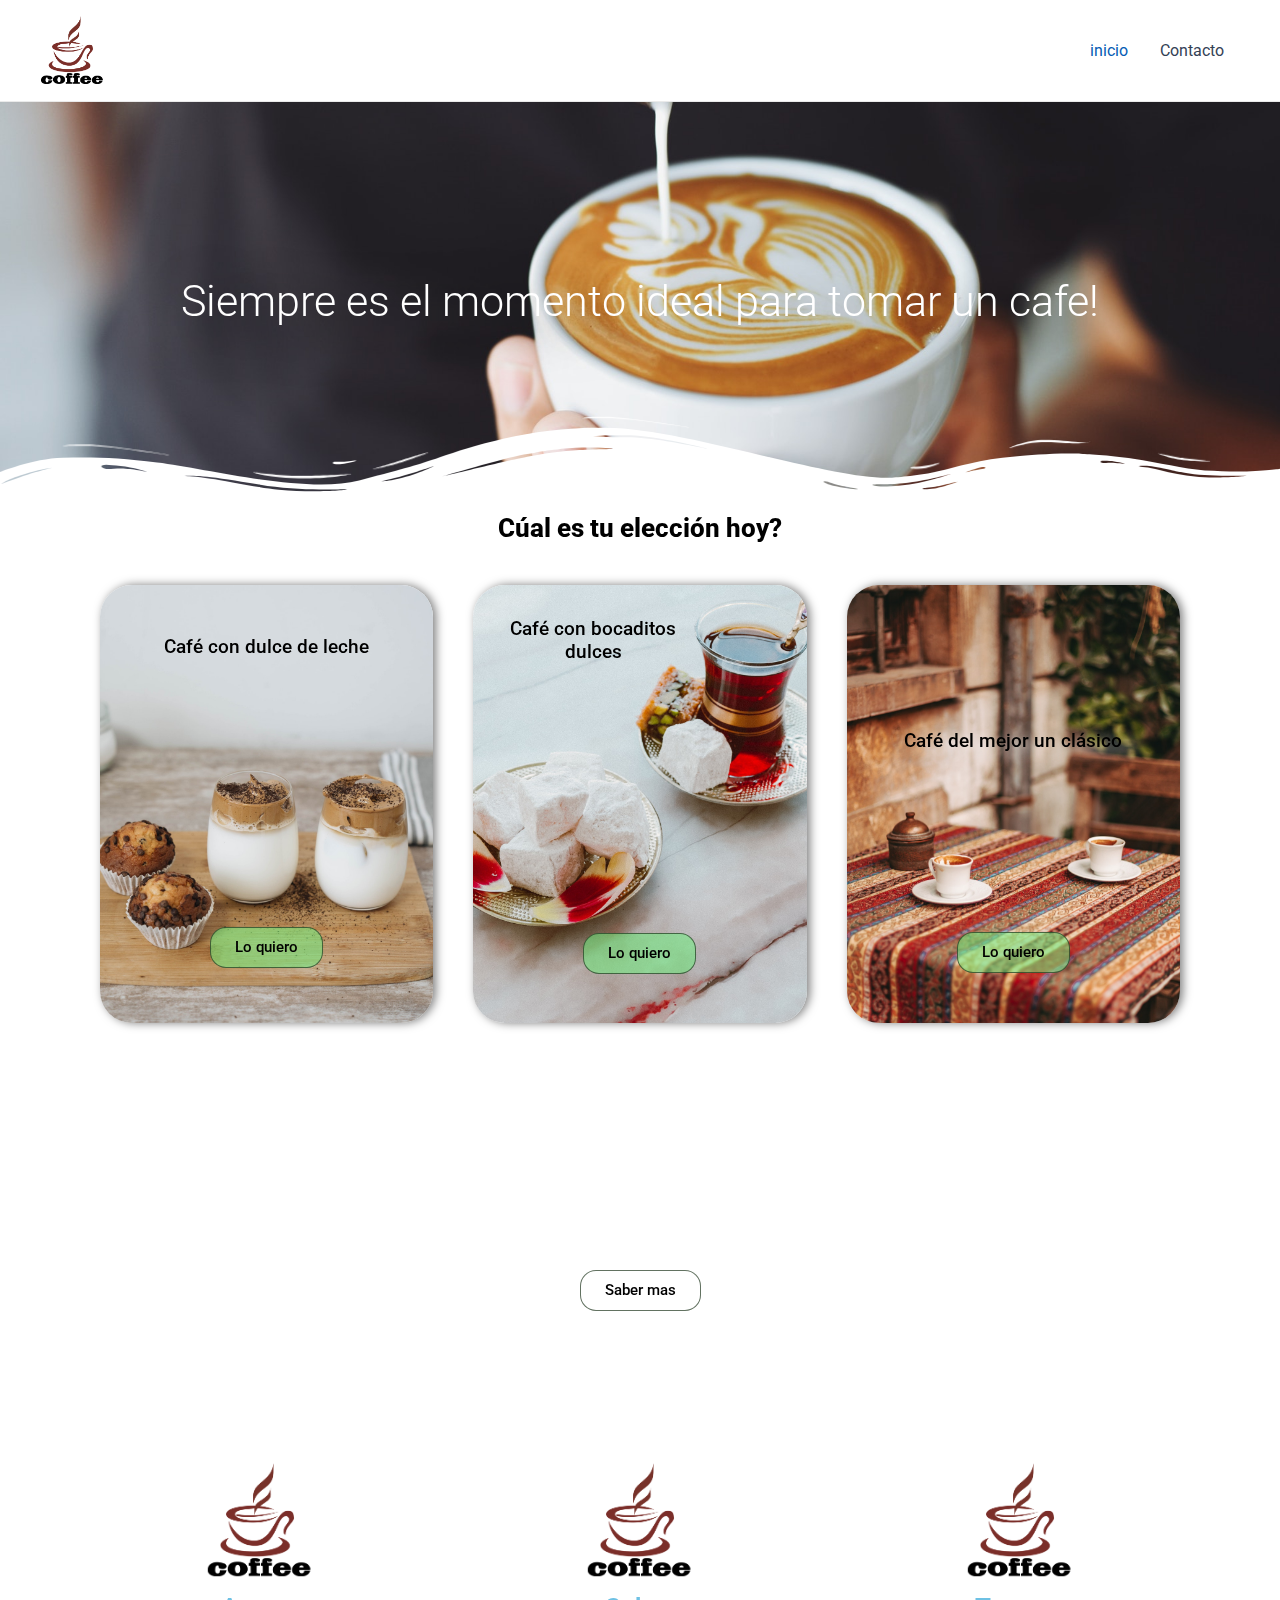
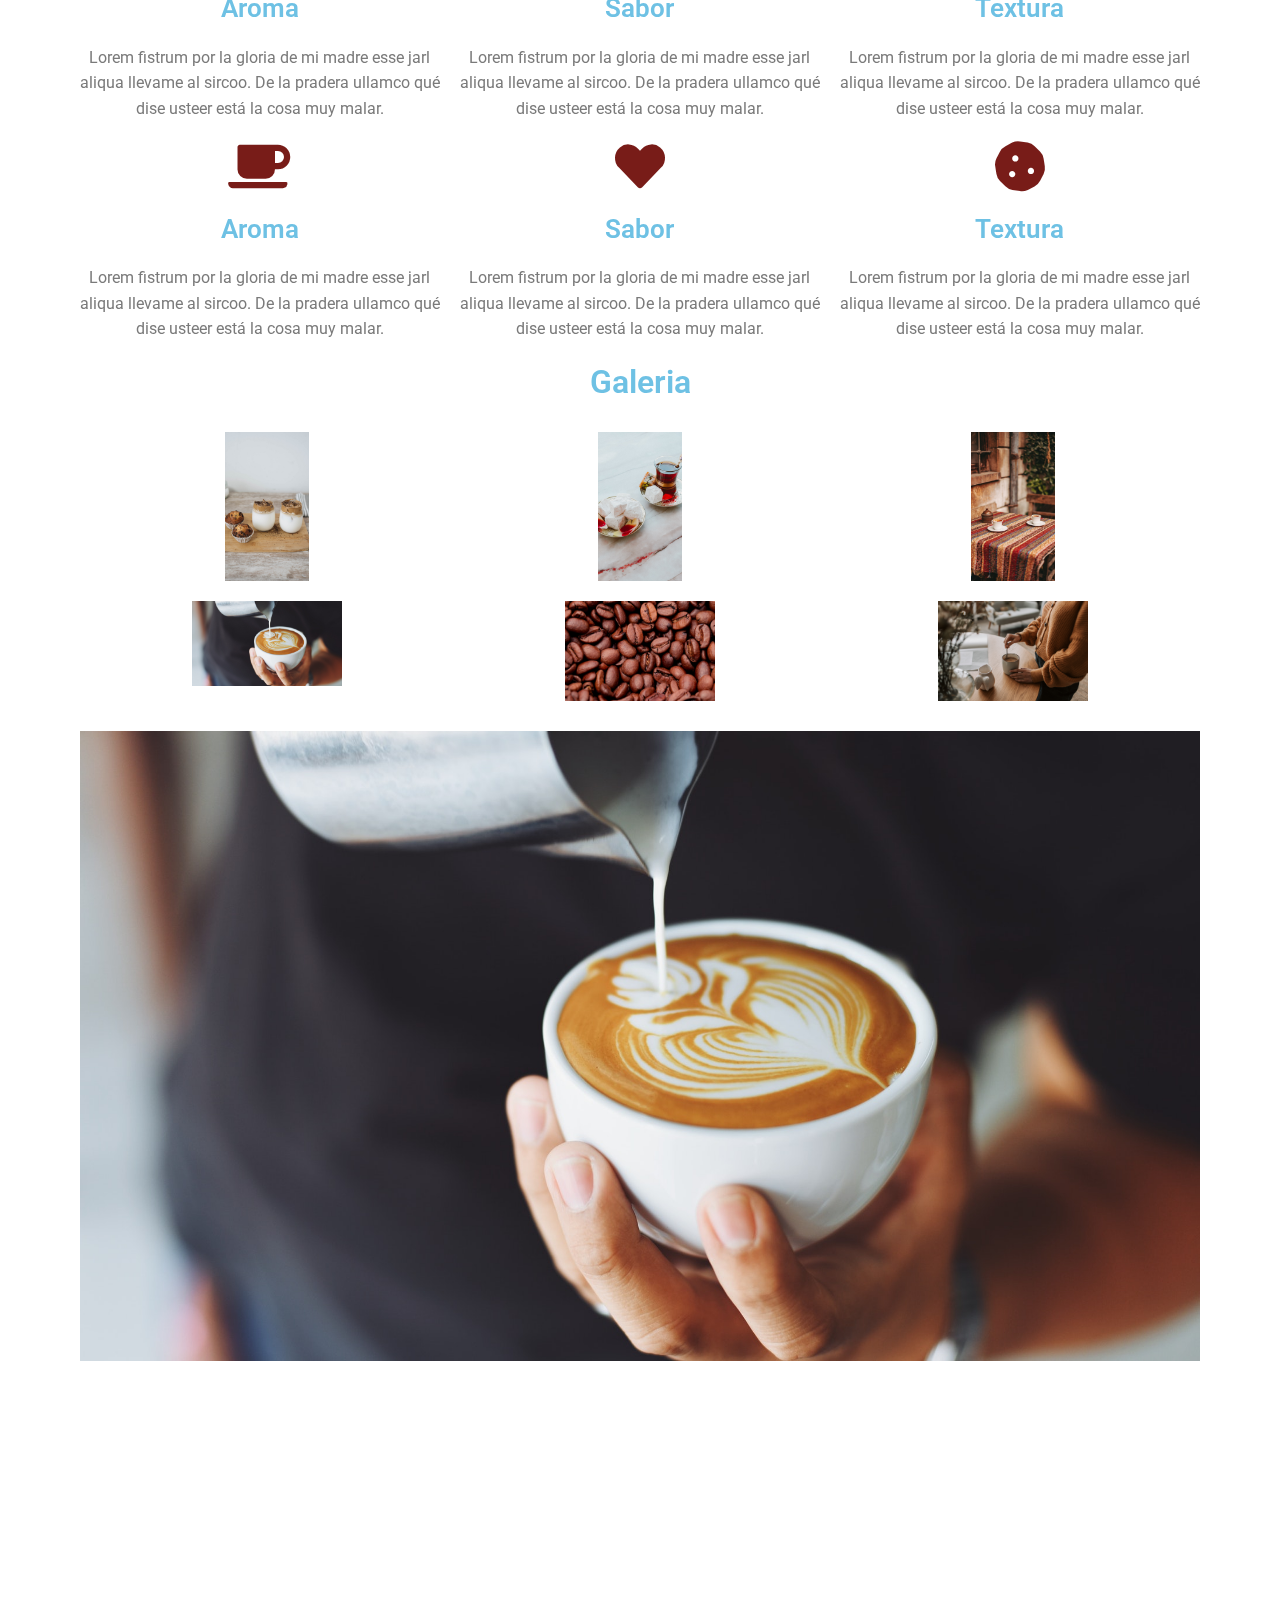
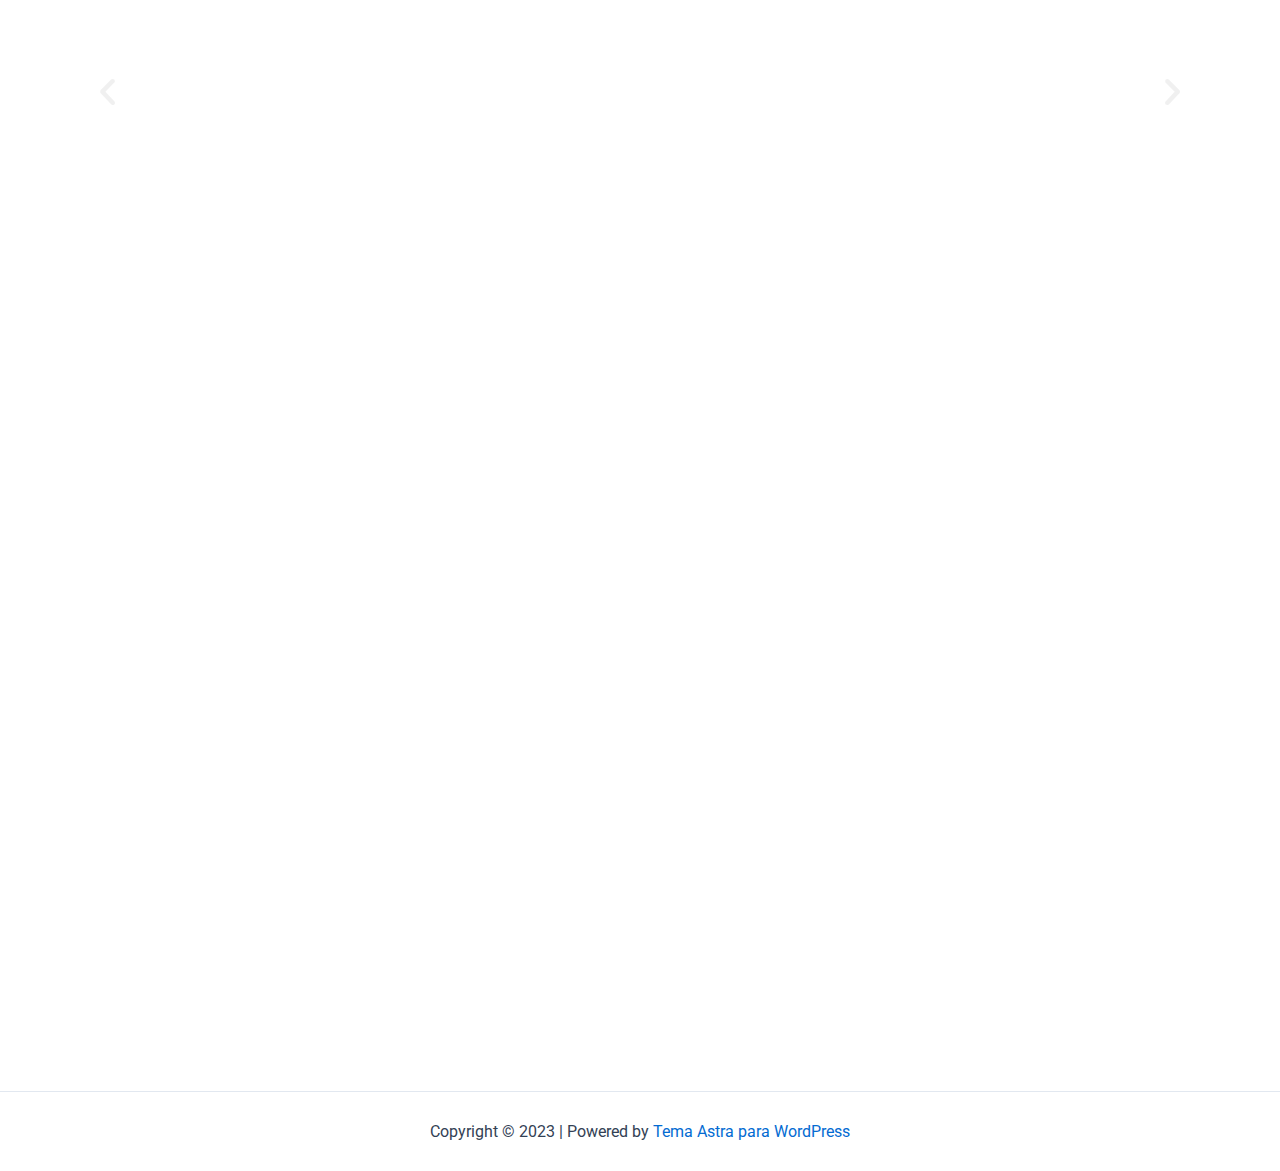
<file: index.html>
<!DOCTYPE html>
<html lang="es">
<head>
<meta charset="UTF-8">
<meta name="viewport" content="width=device-width, initial-scale=1">
<link rel="profile" href="https://gmpg.org/xfn/11">

<title></title>
<meta name="robots" content="max-image-preview:large">
<link rel="alternate" type="application/rss+xml" title=" &raquo; Feed" href="https://dorval23.github.io/te/feed/">
<link rel="alternate" type="application/rss+xml" title=" &raquo; Feed de los comentarios" href="https://dorval23.github.io/te/comments/feed/">
<script>
window._wpemojiSettings = {"baseUrl":"https:\/\/s.w.org\/images\/core\/emoji\/14.0.0\/72x72\/","ext":".png","svgUrl":"https:\/\/s.w.org\/images\/core\/emoji\/14.0.0\/svg\/","svgExt":".svg","source":{"concatemoji":"https:\/\/dorval23.github.io\/te\/wp-includes\/js\/wp-emoji-release.min.js?ver=6.1.1"}};
/*! This file is auto-generated */
!function(e,a,t){var n,r,o,i=a.createElement("canvas"),p=i.getContext&&i.getContext("2d");function s(e,t){var a=String.fromCharCode,e=(p.clearRect(0,0,i.width,i.height),p.fillText(a.apply(this,e),0,0),i.toDataURL());return p.clearRect(0,0,i.width,i.height),p.fillText(a.apply(this,t),0,0),e===i.toDataURL()}function c(e){var t=a.createElement("script");t.src=e,t.defer=t.type="text/javascript",a.getElementsByTagName("head")[0].appendChild(t)}for(o=Array("flag","emoji"),t.supports={everything:!0,everythingExceptFlag:!0},r=0;r<o.length;r++)t.supports[o[r]]=function(e){if(p&&p.fillText)switch(p.textBaseline="top",p.font="600 32px Arial",e){case"flag":return s([127987,65039,8205,9895,65039],[127987,65039,8203,9895,65039])?!1:!s([55356,56826,55356,56819],[55356,56826,8203,55356,56819])&&!s([55356,57332,56128,56423,56128,56418,56128,56421,56128,56430,56128,56423,56128,56447],[55356,57332,8203,56128,56423,8203,56128,56418,8203,56128,56421,8203,56128,56430,8203,56128,56423,8203,56128,56447]);case"emoji":return!s([129777,127995,8205,129778,127999],[129777,127995,8203,129778,127999])}return!1}(o[r]),t.supports.everything=t.supports.everything&&t.supports[o[r]],"flag"!==o[r]&&(t.supports.everythingExceptFlag=t.supports.everythingExceptFlag&&t.supports[o[r]]);t.supports.everythingExceptFlag=t.supports.everythingExceptFlag&&!t.supports.flag,t.DOMReady=!1,t.readyCallback=function(){t.DOMReady=!0},t.supports.everything||(n=function(){t.readyCallback()},a.addEventListener?(a.addEventListener("DOMContentLoaded",n,!1),e.addEventListener("load",n,!1)):(e.attachEvent("onload",n),a.attachEvent("onreadystatechange",function(){"complete"===a.readyState&&t.readyCallback()})),(e=t.source||{}).concatemoji?c(e.concatemoji):e.wpemoji&&e.twemoji&&(c(e.twemoji),c(e.wpemoji)))}(window,document,window._wpemojiSettings);
</script>
<style>img.wp-smiley,
img.emoji {
	display: inline !important;
	border: none !important;
	box-shadow: none !important;
	height: 1em !important;
	width: 1em !important;
	margin: 0 0.07em !important;
	vertical-align: -0.1em !important;
	background: none !important;
	padding: 0 !important;
}</style>
	<link rel="stylesheet" id="astra-theme-css-css" href="https://dorval23.github.io/te/wp-content/themes/astra/assets/css/minified/main.min.css?ver=4.0.2" media="all">
<style id="astra-theme-css-inline-css">:root{--ast-container-default-xlg-padding:3em;--ast-container-default-lg-padding:3em;--ast-container-default-slg-padding:2em;--ast-container-default-md-padding:3em;--ast-container-default-sm-padding:3em;--ast-container-default-xs-padding:2.4em;--ast-container-default-xxs-padding:1.8em;--ast-code-block-background:#ECEFF3;--ast-comment-inputs-background:#F9FAFB;}html{font-size:100%;}a{color:var(--ast-global-color-0);}a:hover,a:focus{color:var(--ast-global-color-1);}body,button,input,select,textarea,.ast-button,.ast-custom-button{font-family:-apple-system,BlinkMacSystemFont,Segoe UI,Roboto,Oxygen-Sans,Ubuntu,Cantarell,Helvetica Neue,sans-serif;font-weight:400;font-size:16px;font-size:1rem;line-height:1.6em;}blockquote{color:var(--ast-global-color-3);}h1,.entry-content h1,h2,.entry-content h2,h3,.entry-content h3,h4,.entry-content h4,h5,.entry-content h5,h6,.entry-content h6,.site-title,.site-title a{font-weight:600;}.site-title{font-size:26px;font-size:1.625rem;display:block;}header .custom-logo-link img{max-width:65px;}.astra-logo-svg{width:65px;}.site-header .site-description{font-size:15px;font-size:0.9375rem;display:none;}.entry-title{font-size:26px;font-size:1.625rem;}h1,.entry-content h1{font-size:40px;font-size:2.5rem;font-weight:600;line-height:1.4em;}h2,.entry-content h2{font-size:32px;font-size:2rem;font-weight:600;line-height:1.25em;}h3,.entry-content h3{font-size:26px;font-size:1.625rem;font-weight:600;line-height:1.2em;}h4,.entry-content h4{font-size:24px;font-size:1.5rem;line-height:1.2em;font-weight:600;}h5,.entry-content h5{font-size:20px;font-size:1.25rem;line-height:1.2em;font-weight:600;}h6,.entry-content h6{font-size:16px;font-size:1rem;line-height:1.25em;font-weight:600;}::selection{background-color:var(--ast-global-color-0);color:#ffffff;}body,h1,.entry-title a,.entry-content h1,h2,.entry-content h2,h3,.entry-content h3,h4,.entry-content h4,h5,.entry-content h5,h6,.entry-content h6{color:var(--ast-global-color-3);}.tagcloud a:hover,.tagcloud a:focus,.tagcloud a.current-item{color:#ffffff;border-color:var(--ast-global-color-0);background-color:var(--ast-global-color-0);}input:focus,input[type="text"]:focus,input[type="email"]:focus,input[type="url"]:focus,input[type="password"]:focus,input[type="reset"]:focus,input[type="search"]:focus,textarea:focus{border-color:var(--ast-global-color-0);}input[type="radio"]:checked,input[type=reset],input[type="checkbox"]:checked,input[type="checkbox"]:hover:checked,input[type="checkbox"]:focus:checked,input[type=range]::-webkit-slider-thumb{border-color:var(--ast-global-color-0);background-color:var(--ast-global-color-0);box-shadow:none;}.site-footer a:hover + .post-count,.site-footer a:focus + .post-count{background:var(--ast-global-color-0);border-color:var(--ast-global-color-0);}.single .nav-links .nav-previous,.single .nav-links .nav-next{color:var(--ast-global-color-0);}.entry-meta,.entry-meta *{line-height:1.45;color:var(--ast-global-color-0);}.entry-meta a:hover,.entry-meta a:hover *,.entry-meta a:focus,.entry-meta a:focus *,.page-links > .page-link,.page-links .page-link:hover,.post-navigation a:hover{color:var(--ast-global-color-1);}#cat option,.secondary .calendar_wrap thead a,.secondary .calendar_wrap thead a:visited{color:var(--ast-global-color-0);}.secondary .calendar_wrap #today,.ast-progress-val span{background:var(--ast-global-color-0);}.secondary a:hover + .post-count,.secondary a:focus + .post-count{background:var(--ast-global-color-0);border-color:var(--ast-global-color-0);}.calendar_wrap #today > a{color:#ffffff;}.page-links .page-link,.single .post-navigation a{color:var(--ast-global-color-0);}.ast-archive-title{color:var(--ast-global-color-2);}.widget-title{font-size:22px;font-size:1.375rem;color:var(--ast-global-color-2);}.ast-single-post .entry-content a,.ast-comment-content a:not(.ast-comment-edit-reply-wrap a){text-decoration:underline;}.ast-single-post .wp-block-button .wp-block-button__link,.ast-single-post .elementor-button-wrapper .elementor-button,.ast-single-post .entry-content .uagb-tab a,.ast-single-post .entry-content .uagb-ifb-cta a,.ast-single-post .entry-content .wp-block-uagb-buttons a,.ast-single-post .entry-content .uabb-module-content a,.ast-single-post .entry-content .uagb-post-grid a,.ast-single-post .entry-content .uagb-timeline a,.ast-single-post .entry-content .uagb-toc__wrap a,.ast-single-post .entry-content .uagb-taxomony-box a,.ast-single-post .entry-content .woocommerce a,.entry-content .wp-block-latest-posts > li > a,.ast-single-post .entry-content .wp-block-file__button{text-decoration:none;}.ast-logo-title-inline .site-logo-img{padding-right:1em;}.site-logo-img img{ transition:all 0.2s linear;}.ast-page-builder-template .hentry {margin: 0;}.ast-page-builder-template .site-content > .ast-container {max-width: 100%;padding: 0;}.ast-page-builder-template .site-content #primary {padding: 0;margin: 0;}.ast-page-builder-template .no-results {text-align: center;margin: 4em auto;}.ast-page-builder-template .ast-pagination {padding: 2em;}.ast-page-builder-template .entry-header.ast-no-title.ast-no-thumbnail {margin-top: 0;}.ast-page-builder-template .entry-header.ast-header-without-markup {margin-top: 0;margin-bottom: 0;}.ast-page-builder-template .entry-header.ast-no-title.ast-no-meta {margin-bottom: 0;}.ast-page-builder-template.single .post-navigation {padding-bottom: 2em;}.ast-page-builder-template.single-post .site-content > .ast-container {max-width: 100%;}.ast-page-builder-template .entry-header {margin-top: 2em;margin-left: auto;margin-right: auto;}.ast-page-builder-template .ast-archive-description {margin: 2em auto 0;padding-left: 20px;padding-right: 20px;}.ast-page-builder-template .ast-row {margin-left: 0;margin-right: 0;}.single.ast-page-builder-template .entry-header + .entry-content {margin-bottom: 2em;}@media(min-width: 921px) {.ast-page-builder-template.archive.ast-right-sidebar .ast-row article,.ast-page-builder-template.archive.ast-left-sidebar .ast-row article {padding-left: 0;padding-right: 0;}}@media (max-width:921px){#ast-desktop-header{display:none;}}@media (min-width:921px){#ast-mobile-header{display:none;}}.wp-block-buttons.aligncenter{justify-content:center;}@media (max-width:921px){.ast-theme-transparent-header #primary,.ast-theme-transparent-header #secondary{padding:0;}}@media (max-width:921px){.ast-plain-container.ast-no-sidebar #primary{padding:0;}}.ast-plain-container.ast-no-sidebar #primary{margin-top:0;margin-bottom:0;}.wp-block-button.is-style-outline .wp-block-button__link{border-color:var(--ast-global-color-0);}.wp-block-button.is-style-outline > .wp-block-button__link:not(.has-text-color),.wp-block-button.wp-block-button__link.is-style-outline:not(.has-text-color){color:var(--ast-global-color-0);}.wp-block-button.is-style-outline .wp-block-button__link:hover,.wp-block-button.is-style-outline .wp-block-button__link:focus{color:#ffffff !important;background-color:var(--ast-global-color-1);border-color:var(--ast-global-color-1);}.post-page-numbers.current .page-link,.ast-pagination .page-numbers.current{color:#ffffff;border-color:var(--ast-global-color-0);background-color:var(--ast-global-color-0);border-radius:2px;}h1.widget-title{font-weight:600;}h2.widget-title{font-weight:600;}h3.widget-title{font-weight:600;}#page{display:flex;flex-direction:column;min-height:100vh;}.ast-404-layout-1 h1.page-title{color:var(--ast-global-color-2);}.single .post-navigation a{line-height:1em;height:inherit;}.error-404 .page-sub-title{font-size:1.5rem;font-weight:inherit;}.search .site-content .content-area .search-form{margin-bottom:0;}#page .site-content{flex-grow:1;}.widget{margin-bottom:3.5em;}#secondary li{line-height:1.5em;}#secondary .wp-block-group h2{margin-bottom:0.7em;}#secondary h2{font-size:1.7rem;}.ast-separate-container .ast-article-post,.ast-separate-container .ast-article-single,.ast-separate-container .ast-comment-list li.depth-1,.ast-separate-container .comment-respond{padding:3em;}.ast-separate-container .ast-comment-list li.depth-1,.hentry{margin-bottom:2em;}.ast-separate-container .ast-archive-description,.ast-separate-container .ast-author-box{background-color:var(--ast-global-color-5);border-bottom:1px solid var(--ast-border-color);}.ast-separate-container .comments-title{padding:2em 2em 0 2em;}.ast-page-builder-template .comment-form-textarea,.ast-comment-formwrap .ast-grid-common-col{padding:0;}.ast-comment-formwrap{padding:0 20px;display:inline-flex;column-gap:20px;}.archive.ast-page-builder-template .entry-header{margin-top:2em;}.ast-page-builder-template .ast-comment-formwrap{width:100%;}.entry-title{margin-bottom:0.5em;}.ast-archive-description p{font-size:inherit;font-weight:inherit;line-height:inherit;}@media (min-width:921px){.ast-left-sidebar.ast-page-builder-template #secondary,.archive.ast-right-sidebar.ast-page-builder-template .site-main{padding-left:20px;padding-right:20px;}}@media (max-width:544px){.ast-comment-formwrap.ast-row{column-gap:10px;display:inline-block;}#ast-commentform .ast-grid-common-col{position:relative;width:100%;}}@media (min-width:1201px){.ast-separate-container .ast-article-post,.ast-separate-container .ast-article-single,.ast-separate-container .ast-author-box,.ast-separate-container .ast-404-layout-1,.ast-separate-container .no-results{padding:3em;}}@media (max-width:921px){.ast-separate-container #primary,.ast-separate-container #secondary{padding:1.5em 0;}#primary,#secondary{padding:1.5em 0;margin:0;}.ast-left-sidebar #content > .ast-container{display:flex;flex-direction:column-reverse;width:100%;}}@media (min-width:922px){.ast-separate-container.ast-right-sidebar #primary,.ast-separate-container.ast-left-sidebar #primary{border:0;}.search-no-results.ast-separate-container #primary{margin-bottom:4em;}}.wp-block-button .wp-block-button__link{color:#ffffff;}.wp-block-button .wp-block-button__link:hover,.wp-block-button .wp-block-button__link:focus{color:#ffffff;background-color:var(--ast-global-color-1);border-color:var(--ast-global-color-1);}.elementor-widget-heading h1.elementor-heading-title{line-height:1.4em;}.elementor-widget-heading h2.elementor-heading-title{line-height:1.25em;}.elementor-widget-heading h3.elementor-heading-title{line-height:1.2em;}.elementor-widget-heading h4.elementor-heading-title{line-height:1.2em;}.elementor-widget-heading h5.elementor-heading-title{line-height:1.2em;}.elementor-widget-heading h6.elementor-heading-title{line-height:1.25em;}.wp-block-button .wp-block-button__link,.wp-block-search .wp-block-search__button,body .wp-block-file .wp-block-file__button{border-color:var(--ast-global-color-0);background-color:var(--ast-global-color-0);color:#ffffff;font-family:inherit;font-weight:500;line-height:1em;font-size:16px;font-size:1rem;border-radius:2px;padding-top:15px;padding-right:30px;padding-bottom:15px;padding-left:30px;}@media (max-width:921px){.wp-block-button .wp-block-button__link,.wp-block-search .wp-block-search__button,body .wp-block-file .wp-block-file__button{padding-top:14px;padding-right:28px;padding-bottom:14px;padding-left:28px;}}@media (max-width:544px){.wp-block-button .wp-block-button__link,.wp-block-search .wp-block-search__button,body .wp-block-file .wp-block-file__button{padding-top:12px;padding-right:24px;padding-bottom:12px;padding-left:24px;}}.menu-toggle,button,.ast-button,.ast-custom-button,.button,input#submit,input[type="button"],input[type="submit"],input[type="reset"],form[CLASS*="wp-block-search__"].wp-block-search .wp-block-search__inside-wrapper .wp-block-search__button,body .wp-block-file .wp-block-file__button,.search .search-submit{border-style:solid;border-top-width:0;border-right-width:0;border-left-width:0;border-bottom-width:0;color:#ffffff;border-color:var(--ast-global-color-0);background-color:var(--ast-global-color-0);border-radius:2px;padding-top:15px;padding-right:30px;padding-bottom:15px;padding-left:30px;font-family:inherit;font-weight:500;font-size:16px;font-size:1rem;line-height:1em;}button:focus,.menu-toggle:hover,button:hover,.ast-button:hover,.ast-custom-button:hover .button:hover,.ast-custom-button:hover ,input[type=reset]:hover,input[type=reset]:focus,input#submit:hover,input#submit:focus,input[type="button"]:hover,input[type="button"]:focus,input[type="submit"]:hover,input[type="submit"]:focus,form[CLASS*="wp-block-search__"].wp-block-search .wp-block-search__inside-wrapper .wp-block-search__button:hover,form[CLASS*="wp-block-search__"].wp-block-search .wp-block-search__inside-wrapper .wp-block-search__button:focus,body .wp-block-file .wp-block-file__button:hover,body .wp-block-file .wp-block-file__button:focus{color:#ffffff;background-color:var(--ast-global-color-1);border-color:var(--ast-global-color-1);}form[CLASS*="wp-block-search__"].wp-block-search .wp-block-search__inside-wrapper .wp-block-search__button.has-icon{padding-top:calc(15px - 3px);padding-right:calc(30px - 3px);padding-bottom:calc(15px - 3px);padding-left:calc(30px - 3px);}@media (min-width:544px){.ast-container{max-width:100%;}}@media (max-width:544px){.ast-separate-container .ast-article-post,.ast-separate-container .ast-article-single,.ast-separate-container .comments-title,.ast-separate-container .ast-archive-description{padding:1.5em 1em;}.ast-separate-container #content .ast-container{padding-left:0.54em;padding-right:0.54em;}.ast-separate-container .ast-comment-list li.depth-1{padding:1.5em 1em;margin-bottom:1.5em;}.ast-separate-container .ast-comment-list .bypostauthor{padding:.5em;}.ast-search-menu-icon.ast-dropdown-active .search-field{width:170px;}.menu-toggle,button,.ast-button,.button,input#submit,input[type="button"],input[type="submit"],input[type="reset"]{padding-top:12px;padding-right:24px;padding-bottom:12px;padding-left:24px;}}@media (max-width:921px){.menu-toggle,button,.ast-button,.button,input#submit,input[type="button"],input[type="submit"],input[type="reset"]{padding-top:14px;padding-right:28px;padding-bottom:14px;padding-left:28px;}.ast-mobile-header-stack .main-header-bar .ast-search-menu-icon{display:inline-block;}.ast-header-break-point.ast-header-custom-item-outside .ast-mobile-header-stack .main-header-bar .ast-search-icon{margin:0;}.ast-comment-avatar-wrap img{max-width:2.5em;}.ast-separate-container .ast-comment-list li.depth-1{padding:1.5em 2.14em;}.ast-separate-container .comment-respond{padding:2em 2.14em;}.ast-comment-meta{padding:0 1.8888em 1.3333em;}}.ast-separate-container{background-color:var(--ast-global-color-4);;}@media (max-width:921px){.site-title{display:block;}.site-header .site-description{display:none;}.entry-title{font-size:30px;}h1,.entry-content h1{font-size:30px;}h2,.entry-content h2{font-size:25px;}h3,.entry-content h3{font-size:20px;}}@media (max-width:544px){.site-title{display:block;}.site-header .site-description{display:none;}.entry-title{font-size:30px;}h1,.entry-content h1{font-size:30px;}h2,.entry-content h2{font-size:25px;}h3,.entry-content h3{font-size:20px;}}@media (max-width:921px){html{font-size:91.2%;}}@media (max-width:544px){html{font-size:91.2%;}}@media (min-width:922px){.ast-container{max-width:1240px;}}@media (min-width:922px){.site-content .ast-container{display:flex;}}@media (max-width:921px){.site-content .ast-container{flex-direction:column;}}@media (min-width:922px){.main-header-menu .sub-menu .menu-item.ast-left-align-sub-menu:hover > .sub-menu,.main-header-menu .sub-menu .menu-item.ast-left-align-sub-menu.focus > .sub-menu{margin-left:-0px;}}blockquote,cite {font-style: initial;}.wp-block-file {display: flex;align-items: center;flex-wrap: wrap;justify-content: space-between;}.wp-block-pullquote {border: none;}.wp-block-pullquote blockquote::before {content: "\201D";font-family: "Helvetica",sans-serif;display: flex;transform: rotate( 180deg );font-size: 6rem;font-style: normal;line-height: 1;font-weight: bold;align-items: center;justify-content: center;}.has-text-align-right > blockquote::before {justify-content: flex-start;}.has-text-align-left > blockquote::before {justify-content: flex-end;}figure.wp-block-pullquote.is-style-solid-color blockquote {max-width: 100%;text-align: inherit;}html body {--wp--custom--ast-default-block-top-padding: 3em;--wp--custom--ast-default-block-right-padding: 3em;--wp--custom--ast-default-block-bottom-padding: 3em;--wp--custom--ast-default-block-left-padding: 3em;--wp--custom--ast-container-width: 1200px;--wp--custom--ast-content-width-size: 1200px;--wp--custom--ast-wide-width-size: calc(1200px + var(--wp--custom--ast-default-block-left-padding) + var(--wp--custom--ast-default-block-right-padding));}.ast-narrow-container {--wp--custom--ast-content-width-size: 750px;--wp--custom--ast-wide-width-size: 750px;}@media(max-width: 921px) {html body {--wp--custom--ast-default-block-top-padding: 3em;--wp--custom--ast-default-block-right-padding: 2em;--wp--custom--ast-default-block-bottom-padding: 3em;--wp--custom--ast-default-block-left-padding: 2em;}}@media(max-width: 544px) {html body {--wp--custom--ast-default-block-top-padding: 3em;--wp--custom--ast-default-block-right-padding: 1.5em;--wp--custom--ast-default-block-bottom-padding: 3em;--wp--custom--ast-default-block-left-padding: 1.5em;}}.entry-content > .wp-block-group,.entry-content > .wp-block-cover,.entry-content > .wp-block-columns {padding-top: var(--wp--custom--ast-default-block-top-padding);padding-right: var(--wp--custom--ast-default-block-right-padding);padding-bottom: var(--wp--custom--ast-default-block-bottom-padding);padding-left: var(--wp--custom--ast-default-block-left-padding);}.ast-plain-container.ast-no-sidebar .entry-content > .alignfull,.ast-page-builder-template .ast-no-sidebar .entry-content > .alignfull {margin-left: calc( -50vw + 50%);margin-right: calc( -50vw + 50%);max-width: 100vw;width: 100vw;}.ast-plain-container.ast-no-sidebar .entry-content .alignfull .alignfull,.ast-page-builder-template.ast-no-sidebar .entry-content .alignfull .alignfull,.ast-plain-container.ast-no-sidebar .entry-content .alignfull .alignwide,.ast-page-builder-template.ast-no-sidebar .entry-content .alignfull .alignwide,.ast-plain-container.ast-no-sidebar .entry-content .alignwide .alignfull,.ast-page-builder-template.ast-no-sidebar .entry-content .alignwide .alignfull,.ast-plain-container.ast-no-sidebar .entry-content .alignwide .alignwide,.ast-page-builder-template.ast-no-sidebar .entry-content .alignwide .alignwide,.ast-plain-container.ast-no-sidebar .entry-content .wp-block-column .alignfull,.ast-page-builder-template.ast-no-sidebar .entry-content .wp-block-column .alignfull,.ast-plain-container.ast-no-sidebar .entry-content .wp-block-column .alignwide,.ast-page-builder-template.ast-no-sidebar .entry-content .wp-block-column .alignwide {margin-left: auto;margin-right: auto;width: 100%;}[ast-blocks-layout] .wp-block-separator:not(.is-style-dots) {height: 0;}[ast-blocks-layout] .wp-block-separator {margin: 20px auto;}[ast-blocks-layout] .wp-block-separator:not(.is-style-wide):not(.is-style-dots) {max-width: 100px;}[ast-blocks-layout] .wp-block-separator.has-background {padding: 0;}.entry-content[ast-blocks-layout] > * {max-width: var(--wp--custom--ast-content-width-size);margin-left: auto;margin-right: auto;}.entry-content[ast-blocks-layout] > .alignwide {max-width: var(--wp--custom--ast-wide-width-size);}.entry-content[ast-blocks-layout] .alignfull {max-width: none;}.entry-content .wp-block-columns {margin-bottom: 0;}blockquote {margin: 1.5em;border: none;}.wp-block-quote:not(.has-text-align-right):not(.has-text-align-center) {border-left: 5px solid rgba(0,0,0,0.05);}.has-text-align-right > blockquote,blockquote.has-text-align-right {border-right: 5px solid rgba(0,0,0,0.05);}.has-text-align-left > blockquote,blockquote.has-text-align-left {border-left: 5px solid rgba(0,0,0,0.05);}.wp-block-site-tagline,.wp-block-latest-posts .read-more {margin-top: 15px;}.wp-block-loginout p label {display: block;}.wp-block-loginout p:not(.login-remember):not(.login-submit) input {width: 100%;}.wp-block-loginout input:focus {border-color: transparent;}.wp-block-loginout input:focus {outline: thin dotted;}.entry-content .wp-block-media-text .wp-block-media-text__content {padding: 0 0 0 8%;}.entry-content .wp-block-media-text.has-media-on-the-right .wp-block-media-text__content {padding: 0 8% 0 0;}.entry-content .wp-block-media-text.has-background .wp-block-media-text__content {padding: 8%;}.entry-content .wp-block-cover:not([class*="background-color"]) .wp-block-cover__inner-container,.entry-content .wp-block-cover:not([class*="background-color"]) .wp-block-cover-image-text,.entry-content .wp-block-cover:not([class*="background-color"]) .wp-block-cover-text,.entry-content .wp-block-cover-image:not([class*="background-color"]) .wp-block-cover__inner-container,.entry-content .wp-block-cover-image:not([class*="background-color"]) .wp-block-cover-image-text,.entry-content .wp-block-cover-image:not([class*="background-color"]) .wp-block-cover-text {color: var(--ast-global-color-5);}.wp-block-loginout .login-remember input {width: 1.1rem;height: 1.1rem;margin: 0 5px 4px 0;vertical-align: middle;}.wp-block-latest-posts > li > *:first-child,.wp-block-latest-posts:not(.is-grid) > li:first-child {margin-top: 0;}.wp-block-search__inside-wrapper .wp-block-search__input {padding: 0 10px;color: var(--ast-global-color-3);background: var(--ast-global-color-5);border-color: var(--ast-border-color);}.wp-block-latest-posts .read-more {margin-bottom: 1.5em;}.wp-block-search__no-button .wp-block-search__inside-wrapper .wp-block-search__input {padding-top: 5px;padding-bottom: 5px;}.wp-block-latest-posts .wp-block-latest-posts__post-date,.wp-block-latest-posts .wp-block-latest-posts__post-author {font-size: 1rem;}.wp-block-latest-posts > li > *,.wp-block-latest-posts:not(.is-grid) > li {margin-top: 12px;margin-bottom: 12px;}.ast-page-builder-template .entry-content[ast-blocks-layout] > *,.ast-page-builder-template .entry-content[ast-blocks-layout] > .alignfull > * {max-width: none;}.ast-page-builder-template .entry-content[ast-blocks-layout] > .alignwide > * {max-width: var(--wp--custom--ast-wide-width-size);}.ast-page-builder-template .entry-content[ast-blocks-layout] > .inherit-container-width > *,.ast-page-builder-template .entry-content[ast-blocks-layout] > * > *,.entry-content[ast-blocks-layout] > .wp-block-cover .wp-block-cover__inner-container {max-width: var(--wp--custom--ast-content-width-size);margin-left: auto;margin-right: auto;}.entry-content[ast-blocks-layout] .wp-block-cover:not(.alignleft):not(.alignright) {width: auto;}@media(max-width: 1200px) {.ast-separate-container .entry-content > .alignfull,.ast-separate-container .entry-content[ast-blocks-layout] > .alignwide,.ast-plain-container .entry-content[ast-blocks-layout] > .alignwide,.ast-plain-container .entry-content .alignfull {margin-left: calc(-1 * min(var(--ast-container-default-xlg-padding),20px)) ;margin-right: calc(-1 * min(var(--ast-container-default-xlg-padding),20px));}}@media(min-width: 1201px) {.ast-separate-container .entry-content > .alignfull {margin-left: calc(-1 * var(--ast-container-default-xlg-padding) );margin-right: calc(-1 * var(--ast-container-default-xlg-padding) );}.ast-separate-container .entry-content[ast-blocks-layout] > .alignwide,.ast-plain-container .entry-content[ast-blocks-layout] > .alignwide {margin-left: calc(-1 * var(--wp--custom--ast-default-block-left-padding) );margin-right: calc(-1 * var(--wp--custom--ast-default-block-right-padding) );}}@media(min-width: 921px) {.ast-separate-container .entry-content .wp-block-group.alignwide:not(.inherit-container-width) > :where(:not(.alignleft):not(.alignright)),.ast-plain-container .entry-content .wp-block-group.alignwide:not(.inherit-container-width) > :where(:not(.alignleft):not(.alignright)) {max-width: calc( var(--wp--custom--ast-content-width-size) + 80px );}.ast-plain-container.ast-right-sidebar .entry-content[ast-blocks-layout] .alignfull,.ast-plain-container.ast-left-sidebar .entry-content[ast-blocks-layout] .alignfull {margin-left: -60px;margin-right: -60px;}}@media(min-width: 544px) {.entry-content > .alignleft {margin-right: 20px;}.entry-content > .alignright {margin-left: 20px;}}@media (max-width:544px){.wp-block-columns .wp-block-column:not(:last-child){margin-bottom:20px;}.wp-block-latest-posts{margin:0;}}@media( max-width: 600px ) {.entry-content .wp-block-media-text .wp-block-media-text__content,.entry-content .wp-block-media-text.has-media-on-the-right .wp-block-media-text__content {padding: 8% 0 0;}.entry-content .wp-block-media-text.has-background .wp-block-media-text__content {padding: 8%;}}.ast-separate-container .entry-content .wp-block-uagb-container {padding-left: 0;}.ast-page-builder-template .entry-header {padding-left: 0;}@media(min-width: 1201px) {.ast-separate-container .entry-content > .uagb-is-root-container {margin-left: 0;margin-right: 0;}}.ast-narrow-container .site-content .wp-block-uagb-image--align-full .wp-block-uagb-image__figure {max-width: 100%;margin-left: auto;margin-right: auto;}.entry-content ul,.entry-content ol {padding: revert;margin: revert;}:root .has-ast-global-color-0-color{color:var(--ast-global-color-0);}:root .has-ast-global-color-0-background-color{background-color:var(--ast-global-color-0);}:root .wp-block-button .has-ast-global-color-0-color{color:var(--ast-global-color-0);}:root .wp-block-button .has-ast-global-color-0-background-color{background-color:var(--ast-global-color-0);}:root .has-ast-global-color-1-color{color:var(--ast-global-color-1);}:root .has-ast-global-color-1-background-color{background-color:var(--ast-global-color-1);}:root .wp-block-button .has-ast-global-color-1-color{color:var(--ast-global-color-1);}:root .wp-block-button .has-ast-global-color-1-background-color{background-color:var(--ast-global-color-1);}:root .has-ast-global-color-2-color{color:var(--ast-global-color-2);}:root .has-ast-global-color-2-background-color{background-color:var(--ast-global-color-2);}:root .wp-block-button .has-ast-global-color-2-color{color:var(--ast-global-color-2);}:root .wp-block-button .has-ast-global-color-2-background-color{background-color:var(--ast-global-color-2);}:root .has-ast-global-color-3-color{color:var(--ast-global-color-3);}:root .has-ast-global-color-3-background-color{background-color:var(--ast-global-color-3);}:root .wp-block-button .has-ast-global-color-3-color{color:var(--ast-global-color-3);}:root .wp-block-button .has-ast-global-color-3-background-color{background-color:var(--ast-global-color-3);}:root .has-ast-global-color-4-color{color:var(--ast-global-color-4);}:root .has-ast-global-color-4-background-color{background-color:var(--ast-global-color-4);}:root .wp-block-button .has-ast-global-color-4-color{color:var(--ast-global-color-4);}:root .wp-block-button .has-ast-global-color-4-background-color{background-color:var(--ast-global-color-4);}:root .has-ast-global-color-5-color{color:var(--ast-global-color-5);}:root .has-ast-global-color-5-background-color{background-color:var(--ast-global-color-5);}:root .wp-block-button .has-ast-global-color-5-color{color:var(--ast-global-color-5);}:root .wp-block-button .has-ast-global-color-5-background-color{background-color:var(--ast-global-color-5);}:root .has-ast-global-color-6-color{color:var(--ast-global-color-6);}:root .has-ast-global-color-6-background-color{background-color:var(--ast-global-color-6);}:root .wp-block-button .has-ast-global-color-6-color{color:var(--ast-global-color-6);}:root .wp-block-button .has-ast-global-color-6-background-color{background-color:var(--ast-global-color-6);}:root .has-ast-global-color-7-color{color:var(--ast-global-color-7);}:root .has-ast-global-color-7-background-color{background-color:var(--ast-global-color-7);}:root .wp-block-button .has-ast-global-color-7-color{color:var(--ast-global-color-7);}:root .wp-block-button .has-ast-global-color-7-background-color{background-color:var(--ast-global-color-7);}:root .has-ast-global-color-8-color{color:var(--ast-global-color-8);}:root .has-ast-global-color-8-background-color{background-color:var(--ast-global-color-8);}:root .wp-block-button .has-ast-global-color-8-color{color:var(--ast-global-color-8);}:root .wp-block-button .has-ast-global-color-8-background-color{background-color:var(--ast-global-color-8);}:root{--ast-global-color-0:#046bd2;--ast-global-color-1:#045cb4;--ast-global-color-2:#1e293b;--ast-global-color-3:#334155;--ast-global-color-4:#f9fafb;--ast-global-color-5:#FFFFFF;--ast-global-color-6:#e2e8f0;--ast-global-color-7:#cbd5e1;--ast-global-color-8:#94a3b8;}:root {--ast-border-color : var(--ast-global-color-6);}.ast-single-entry-banner {-js-display: flex;display: flex;flex-direction: column;justify-content: center;text-align: center;position: relative;background: #eeeeee;}.ast-single-entry-banner[data-banner-layout="layout-1"] {max-width: 1200px;background: inherit;padding: 20px 0;}.ast-single-entry-banner[data-banner-width-type="custom"] {margin: 0 auto;width: 100%;}.ast-single-entry-banner + .site-content .entry-header {margin-bottom: 0;}header.entry-header .entry-title{font-weight:600;font-size:32px;font-size:2rem;}header.entry-header > *:not(:last-child){margin-bottom:10px;}.ast-archive-entry-banner {-js-display: flex;display: flex;flex-direction: column;justify-content: center;text-align: center;position: relative;background: #eeeeee;}.ast-archive-entry-banner[data-banner-width-type="custom"] {margin: 0 auto;width: 100%;}.ast-archive-entry-banner[data-banner-layout="layout-1"] {background: inherit;padding: 20px 0;text-align: left;}body.archive .ast-archive-description{max-width:1200px;width:100%;text-align:left;padding-top:3em;padding-right:3em;padding-bottom:3em;padding-left:3em;}body.archive .ast-archive-description .ast-archive-title,body.archive .ast-archive-description .ast-archive-title *{font-weight:600;font-size:32px;font-size:2rem;}body.archive .ast-archive-description > *:not(:last-child){margin-bottom:10px;}@media (max-width:921px){body.archive .ast-archive-description{text-align:left;}}@media (max-width:544px){body.archive .ast-archive-description{text-align:left;}}.ast-breadcrumbs .trail-browse,.ast-breadcrumbs .trail-items,.ast-breadcrumbs .trail-items li{display:inline-block;margin:0;padding:0;border:none;background:inherit;text-indent:0;}.ast-breadcrumbs .trail-browse{font-size:inherit;font-style:inherit;font-weight:inherit;color:inherit;}.ast-breadcrumbs .trail-items{list-style:none;}.trail-items li::after{padding:0 0.3em;content:"\00bb";}.trail-items li:last-of-type::after{display:none;}h1,.entry-content h1,h2,.entry-content h2,h3,.entry-content h3,h4,.entry-content h4,h5,.entry-content h5,h6,.entry-content h6{color:var(--ast-global-color-2);}.entry-title a{color:var(--ast-global-color-2);}@media (max-width:921px){.ast-builder-grid-row-container.ast-builder-grid-row-tablet-3-firstrow .ast-builder-grid-row > *:first-child,.ast-builder-grid-row-container.ast-builder-grid-row-tablet-3-lastrow .ast-builder-grid-row > *:last-child{grid-column:1 / -1;}}@media (max-width:544px){.ast-builder-grid-row-container.ast-builder-grid-row-mobile-3-firstrow .ast-builder-grid-row > *:first-child,.ast-builder-grid-row-container.ast-builder-grid-row-mobile-3-lastrow .ast-builder-grid-row > *:last-child{grid-column:1 / -1;}}.ast-builder-layout-element[data-section="title_tagline"]{display:flex;}@media (max-width:921px){.ast-header-break-point .ast-builder-layout-element[data-section="title_tagline"]{display:flex;}}@media (max-width:544px){.ast-header-break-point .ast-builder-layout-element[data-section="title_tagline"]{display:flex;}}.ast-builder-menu-1{font-family:inherit;font-weight:inherit;}.ast-builder-menu-1 .menu-item > .menu-link{color:var(--ast-global-color-3);}.ast-builder-menu-1 .menu-item > .ast-menu-toggle{color:var(--ast-global-color-3);}.ast-builder-menu-1 .menu-item:hover > .menu-link,.ast-builder-menu-1 .inline-on-mobile .menu-item:hover > .ast-menu-toggle{color:var(--ast-global-color-1);}.ast-builder-menu-1 .menu-item:hover > .ast-menu-toggle{color:var(--ast-global-color-1);}.ast-builder-menu-1 .menu-item.current-menu-item > .menu-link,.ast-builder-menu-1 .inline-on-mobile .menu-item.current-menu-item > .ast-menu-toggle,.ast-builder-menu-1 .current-menu-ancestor > .menu-link{color:var(--ast-global-color-1);}.ast-builder-menu-1 .menu-item.current-menu-item > .ast-menu-toggle{color:var(--ast-global-color-1);}.ast-builder-menu-1 .sub-menu,.ast-builder-menu-1 .inline-on-mobile .sub-menu{border-top-width:2px;border-bottom-width:0px;border-right-width:0px;border-left-width:0px;border-color:var(--ast-global-color-0);border-style:solid;border-radius:0px;}.ast-builder-menu-1 .main-header-menu > .menu-item > .sub-menu,.ast-builder-menu-1 .main-header-menu > .menu-item > .astra-full-megamenu-wrapper{margin-top:0px;}.ast-desktop .ast-builder-menu-1 .main-header-menu > .menu-item > .sub-menu:before,.ast-desktop .ast-builder-menu-1 .main-header-menu > .menu-item > .astra-full-megamenu-wrapper:before{height:calc( 0px + 5px );}.ast-desktop .ast-builder-menu-1 .menu-item .sub-menu .menu-link{border-style:none;}@media (max-width:921px){.ast-header-break-point .ast-builder-menu-1 .menu-item.menu-item-has-children > .ast-menu-toggle{top:0;}.ast-builder-menu-1 .menu-item-has-children > .menu-link:after{content:unset;}.ast-builder-menu-1 .main-header-menu > .menu-item > .sub-menu,.ast-builder-menu-1 .main-header-menu > .menu-item > .astra-full-megamenu-wrapper{margin-top:0;}}@media (max-width:544px){.ast-header-break-point .ast-builder-menu-1 .menu-item.menu-item-has-children > .ast-menu-toggle{top:0;}.ast-builder-menu-1 .main-header-menu > .menu-item > .sub-menu,.ast-builder-menu-1 .main-header-menu > .menu-item > .astra-full-megamenu-wrapper{margin-top:0;}}.ast-builder-menu-1{display:flex;}@media (max-width:921px){.ast-header-break-point .ast-builder-menu-1{display:flex;}}@media (max-width:544px){.ast-header-break-point .ast-builder-menu-1{display:flex;}}.site-below-footer-wrap{padding-top:20px;padding-bottom:20px;}.site-below-footer-wrap[data-section="section-below-footer-builder"]{background-color:var(--ast-global-color-5);;min-height:80px;border-style:solid;border-width:0px;border-top-width:1px;border-top-color:var(--ast-global-color-6);}.site-below-footer-wrap[data-section="section-below-footer-builder"] .ast-builder-grid-row{max-width:1200px;margin-left:auto;margin-right:auto;}.site-below-footer-wrap[data-section="section-below-footer-builder"] .ast-builder-grid-row,.site-below-footer-wrap[data-section="section-below-footer-builder"] .site-footer-section{align-items:flex-start;}.site-below-footer-wrap[data-section="section-below-footer-builder"].ast-footer-row-inline .site-footer-section{display:flex;margin-bottom:0;}.ast-builder-grid-row-full .ast-builder-grid-row{grid-template-columns:1fr;}@media (max-width:921px){.site-below-footer-wrap[data-section="section-below-footer-builder"].ast-footer-row-tablet-inline .site-footer-section{display:flex;margin-bottom:0;}.site-below-footer-wrap[data-section="section-below-footer-builder"].ast-footer-row-tablet-stack .site-footer-section{display:block;margin-bottom:10px;}.ast-builder-grid-row-container.ast-builder-grid-row-tablet-full .ast-builder-grid-row{grid-template-columns:1fr;}}@media (max-width:544px){.site-below-footer-wrap[data-section="section-below-footer-builder"].ast-footer-row-mobile-inline .site-footer-section{display:flex;margin-bottom:0;}.site-below-footer-wrap[data-section="section-below-footer-builder"].ast-footer-row-mobile-stack .site-footer-section{display:block;margin-bottom:10px;}.ast-builder-grid-row-container.ast-builder-grid-row-mobile-full .ast-builder-grid-row{grid-template-columns:1fr;}}.site-below-footer-wrap[data-section="section-below-footer-builder"]{display:grid;}@media (max-width:921px){.ast-header-break-point .site-below-footer-wrap[data-section="section-below-footer-builder"]{display:grid;}}@media (max-width:544px){.ast-header-break-point .site-below-footer-wrap[data-section="section-below-footer-builder"]{display:grid;}}.ast-footer-copyright{text-align:center;}.ast-footer-copyright {color:var(--ast-global-color-3);}@media (max-width:921px){.ast-footer-copyright{text-align:center;}}@media (max-width:544px){.ast-footer-copyright{text-align:center;}}.ast-footer-copyright {font-size:16px;font-size:1rem;}.ast-footer-copyright.ast-builder-layout-element{display:flex;}@media (max-width:921px){.ast-header-break-point .ast-footer-copyright.ast-builder-layout-element{display:flex;}}@media (max-width:544px){.ast-header-break-point .ast-footer-copyright.ast-builder-layout-element{display:flex;}}.elementor-widget-heading .elementor-heading-title{margin:0;}.elementor-page .ast-menu-toggle{color:unset !important;background:unset !important;}.elementor-post.elementor-grid-item.hentry{margin-bottom:0;}.woocommerce div.product .elementor-element.elementor-products-grid .related.products ul.products li.product,.elementor-element .elementor-wc-products .woocommerce[class*='columns-'] ul.products li.product{width:auto;margin:0;float:none;}.elementor-toc__list-wrapper{margin:0;}.ast-left-sidebar .elementor-section.elementor-section-stretched,.ast-right-sidebar .elementor-section.elementor-section-stretched{max-width:100%;left:0 !important;}.elementor-template-full-width .ast-container{display:block;}@media (max-width:544px){.elementor-element .elementor-wc-products .woocommerce[class*="columns-"] ul.products li.product{width:auto;margin:0;}.elementor-element .woocommerce .woocommerce-result-count{float:none;}}.ast-header-break-point .main-header-bar{border-bottom-width:1px;}@media (min-width:922px){.main-header-bar{border-bottom-width:1px;}}.main-header-menu .menu-item, #astra-footer-menu .menu-item, .main-header-bar .ast-masthead-custom-menu-items{-js-display:flex;display:flex;-webkit-box-pack:center;-webkit-justify-content:center;-moz-box-pack:center;-ms-flex-pack:center;justify-content:center;-webkit-box-orient:vertical;-webkit-box-direction:normal;-webkit-flex-direction:column;-moz-box-orient:vertical;-moz-box-direction:normal;-ms-flex-direction:column;flex-direction:column;}.main-header-menu > .menu-item > .menu-link, #astra-footer-menu > .menu-item > .menu-link{height:100%;-webkit-box-align:center;-webkit-align-items:center;-moz-box-align:center;-ms-flex-align:center;align-items:center;-js-display:flex;display:flex;}.ast-header-break-point .main-navigation ul .menu-item .menu-link .icon-arrow:first-of-type svg{top:.2em;margin-top:0px;margin-left:0px;width:.65em;transform:translate(0, -2px) rotateZ(270deg);}.ast-mobile-popup-content .ast-submenu-expanded > .ast-menu-toggle{transform:rotateX(180deg);overflow-y:auto;}.ast-separate-container .blog-layout-1, .ast-separate-container .blog-layout-2, .ast-separate-container .blog-layout-3{background-color:transparent;background-image:none;}.ast-separate-container .ast-article-post{background-color:var(--ast-global-color-5);;}@media (max-width:921px){.ast-separate-container .ast-article-post{background-color:var(--ast-global-color-5);;}}@media (max-width:544px){.ast-separate-container .ast-article-post{background-color:var(--ast-global-color-5);;}}.ast-separate-container .ast-article-single:not(.ast-related-post), .ast-separate-container .comments-area .comment-respond,.ast-separate-container .comments-area .ast-comment-list li, .ast-separate-container .ast-woocommerce-container, .ast-separate-container .error-404, .ast-separate-container .no-results, .single.ast-separate-container .site-main .ast-author-meta, .ast-separate-container .related-posts-title-wrapper, .ast-separate-container.ast-two-container #secondary .widget,.ast-separate-container .comments-count-wrapper, .ast-box-layout.ast-plain-container .site-content,.ast-padded-layout.ast-plain-container .site-content, .ast-separate-container .comments-area .comments-title, .ast-narrow-container .site-content{background-color:var(--ast-global-color-5);;}@media (max-width:921px){.ast-separate-container .ast-article-single:not(.ast-related-post), .ast-separate-container .comments-area .comment-respond,.ast-separate-container .comments-area .ast-comment-list li, .ast-separate-container .ast-woocommerce-container, .ast-separate-container .error-404, .ast-separate-container .no-results, .single.ast-separate-container .site-main .ast-author-meta, .ast-separate-container .related-posts-title-wrapper, .ast-separate-container.ast-two-container #secondary .widget,.ast-separate-container .comments-count-wrapper, .ast-box-layout.ast-plain-container .site-content,.ast-padded-layout.ast-plain-container .site-content, .ast-separate-container .comments-area .comments-title, .ast-narrow-container .site-content{background-color:var(--ast-global-color-5);;}}@media (max-width:544px){.ast-separate-container .ast-article-single:not(.ast-related-post), .ast-separate-container .comments-area .comment-respond,.ast-separate-container .comments-area .ast-comment-list li, .ast-separate-container .ast-woocommerce-container, .ast-separate-container .error-404, .ast-separate-container .no-results, .single.ast-separate-container .site-main .ast-author-meta, .ast-separate-container .related-posts-title-wrapper, .ast-separate-container.ast-two-container #secondary .widget,.ast-separate-container .comments-count-wrapper, .ast-box-layout.ast-plain-container .site-content,.ast-padded-layout.ast-plain-container .site-content, .ast-separate-container .comments-area .comments-title, .ast-narrow-container .site-content{background-color:var(--ast-global-color-5);;}}.ast-plain-container, .ast-page-builder-template{background-color:var(--ast-global-color-5);;}@media (max-width:921px){.ast-plain-container, .ast-page-builder-template{background-color:var(--ast-global-color-5);;}}@media (max-width:544px){.ast-plain-container, .ast-page-builder-template{background-color:var(--ast-global-color-5);;}}
		#ast-scroll-top {
			display: none;
			position: fixed;
			text-align: center;
			cursor: pointer;
			z-index: 99;
			width: 2.1em;
			height: 2.1em;
			line-height: 2.1;
			color: #ffffff;
			border-radius: 2px;
			content: "";
		}
		@media (min-width: 769px) {
			#ast-scroll-top {
				content: "769";
			}
		}
		#ast-scroll-top .ast-icon.icon-arrow svg {
			margin-left: 0px;
			vertical-align: middle;
			transform: translate(0, -20%) rotate(180deg);
			width: 1.6em;
		}
		.ast-scroll-to-top-right {
			right: 30px;
			bottom: 30px;
		}
		.ast-scroll-to-top-left {
			left: 30px;
			bottom: 30px;
		}
	#ast-scroll-top{background-color:var(--ast-global-color-0);font-size:15px;font-size:0.9375rem;}@media (max-width:921px){#ast-scroll-top .ast-icon.icon-arrow svg{width:1em;}}.ast-mobile-header-content > *,.ast-desktop-header-content > * {padding: 10px 0;height: auto;}.ast-mobile-header-content > *:first-child,.ast-desktop-header-content > *:first-child {padding-top: 10px;}.ast-mobile-header-content > .ast-builder-menu,.ast-desktop-header-content > .ast-builder-menu {padding-top: 0;}.ast-mobile-header-content > *:last-child,.ast-desktop-header-content > *:last-child {padding-bottom: 0;}.ast-mobile-header-content .ast-search-menu-icon.ast-inline-search label,.ast-desktop-header-content .ast-search-menu-icon.ast-inline-search label {width: 100%;}.ast-desktop-header-content .main-header-bar-navigation .ast-submenu-expanded > .ast-menu-toggle::before {transform: rotateX(180deg);}#ast-desktop-header .ast-desktop-header-content,.ast-mobile-header-content .ast-search-icon,.ast-desktop-header-content .ast-search-icon,.ast-mobile-header-wrap .ast-mobile-header-content,.ast-main-header-nav-open.ast-popup-nav-open .ast-mobile-header-wrap .ast-mobile-header-content,.ast-main-header-nav-open.ast-popup-nav-open .ast-desktop-header-content {display: none;}.ast-main-header-nav-open.ast-header-break-point #ast-desktop-header .ast-desktop-header-content,.ast-main-header-nav-open.ast-header-break-point .ast-mobile-header-wrap .ast-mobile-header-content {display: block;}.ast-desktop .ast-desktop-header-content .astra-menu-animation-slide-up > .menu-item > .sub-menu,.ast-desktop .ast-desktop-header-content .astra-menu-animation-slide-up > .menu-item .menu-item > .sub-menu,.ast-desktop .ast-desktop-header-content .astra-menu-animation-slide-down > .menu-item > .sub-menu,.ast-desktop .ast-desktop-header-content .astra-menu-animation-slide-down > .menu-item .menu-item > .sub-menu,.ast-desktop .ast-desktop-header-content .astra-menu-animation-fade > .menu-item > .sub-menu,.ast-desktop .ast-desktop-header-content .astra-menu-animation-fade > .menu-item .menu-item > .sub-menu {opacity: 1;visibility: visible;}.ast-hfb-header.ast-default-menu-enable.ast-header-break-point .ast-mobile-header-wrap .ast-mobile-header-content .main-header-bar-navigation {width: unset;margin: unset;}.ast-mobile-header-content.content-align-flex-end .main-header-bar-navigation .menu-item-has-children > .ast-menu-toggle,.ast-desktop-header-content.content-align-flex-end .main-header-bar-navigation .menu-item-has-children > .ast-menu-toggle {left: calc( 20px - 0.907em);}.ast-mobile-header-content .ast-search-menu-icon,.ast-mobile-header-content .ast-search-menu-icon.slide-search,.ast-desktop-header-content .ast-search-menu-icon,.ast-desktop-header-content .ast-search-menu-icon.slide-search {width: 100%;position: relative;display: block;right: auto;transform: none;}.ast-mobile-header-content .ast-search-menu-icon.slide-search .search-form,.ast-mobile-header-content .ast-search-menu-icon .search-form,.ast-desktop-header-content .ast-search-menu-icon.slide-search .search-form,.ast-desktop-header-content .ast-search-menu-icon .search-form {right: 0;visibility: visible;opacity: 1;position: relative;top: auto;transform: none;padding: 0;display: block;overflow: hidden;}.ast-mobile-header-content .ast-search-menu-icon.ast-inline-search .search-field,.ast-mobile-header-content .ast-search-menu-icon .search-field,.ast-desktop-header-content .ast-search-menu-icon.ast-inline-search .search-field,.ast-desktop-header-content .ast-search-menu-icon .search-field {width: 100%;padding-right: 5.5em;}.ast-mobile-header-content .ast-search-menu-icon .search-submit,.ast-desktop-header-content .ast-search-menu-icon .search-submit {display: block;position: absolute;height: 100%;top: 0;right: 0;padding: 0 1em;border-radius: 0;}.ast-hfb-header.ast-default-menu-enable.ast-header-break-point .ast-mobile-header-wrap .ast-mobile-header-content .main-header-bar-navigation ul .sub-menu .menu-link {padding-left: 30px;}.ast-hfb-header.ast-default-menu-enable.ast-header-break-point .ast-mobile-header-wrap .ast-mobile-header-content .main-header-bar-navigation .sub-menu .menu-item .menu-item .menu-link {padding-left: 40px;}.ast-mobile-popup-drawer.active .ast-mobile-popup-inner{background-color:#ffffff;;}.ast-mobile-header-wrap .ast-mobile-header-content, .ast-desktop-header-content{background-color:#ffffff;;}.ast-mobile-popup-content > *, .ast-mobile-header-content > *, .ast-desktop-popup-content > *, .ast-desktop-header-content > *{padding-top:0px;padding-bottom:0px;}.content-align-flex-start .ast-builder-layout-element{justify-content:flex-start;}.content-align-flex-start .main-header-menu{text-align:left;}.ast-mobile-popup-drawer.active .menu-toggle-close{color:#3a3a3a;}.ast-mobile-header-wrap .ast-primary-header-bar,.ast-primary-header-bar .site-primary-header-wrap{min-height:80px;}.ast-desktop .ast-primary-header-bar .main-header-menu > .menu-item{line-height:80px;}@media (max-width:921px){#masthead .ast-mobile-header-wrap .ast-primary-header-bar,#masthead .ast-mobile-header-wrap .ast-below-header-bar{padding-left:20px;padding-right:20px;}}.ast-header-break-point .ast-primary-header-bar{border-bottom-width:1px;border-bottom-color:#eaeaea;border-bottom-style:solid;}@media (min-width:922px){.ast-primary-header-bar{border-bottom-width:1px;border-bottom-color:#eaeaea;border-bottom-style:solid;}}.ast-primary-header-bar{background-color:#ffffff;;}.ast-primary-header-bar{display:block;}@media (max-width:921px){.ast-header-break-point .ast-primary-header-bar{display:grid;}}@media (max-width:544px){.ast-header-break-point .ast-primary-header-bar{display:grid;}}[data-section="section-header-mobile-trigger"] .ast-button-wrap .ast-mobile-menu-trigger-minimal{color:var(--ast-global-color-0);border:none;background:transparent;}[data-section="section-header-mobile-trigger"] .ast-button-wrap .mobile-menu-toggle-icon .ast-mobile-svg{width:20px;height:20px;fill:var(--ast-global-color-0);}[data-section="section-header-mobile-trigger"] .ast-button-wrap .mobile-menu-wrap .mobile-menu{color:var(--ast-global-color-0);}.ast-builder-menu-mobile .main-navigation .main-header-menu .menu-item > .menu-link{color:var(--ast-global-color-3);}.ast-builder-menu-mobile .main-navigation .main-header-menu .menu-item > .ast-menu-toggle{color:var(--ast-global-color-3);}.ast-builder-menu-mobile .main-navigation .menu-item:hover > .menu-link, .ast-builder-menu-mobile .main-navigation .inline-on-mobile .menu-item:hover > .ast-menu-toggle{color:var(--ast-global-color-1);}.ast-builder-menu-mobile .main-navigation .menu-item:hover > .ast-menu-toggle{color:var(--ast-global-color-1);}.ast-builder-menu-mobile .main-navigation .menu-item.current-menu-item > .menu-link, .ast-builder-menu-mobile .main-navigation .inline-on-mobile .menu-item.current-menu-item > .ast-menu-toggle, .ast-builder-menu-mobile .main-navigation .menu-item.current-menu-ancestor > .menu-link, .ast-builder-menu-mobile .main-navigation .menu-item.current-menu-ancestor > .ast-menu-toggle{color:var(--ast-global-color-1);}.ast-builder-menu-mobile .main-navigation .menu-item.current-menu-item > .ast-menu-toggle{color:var(--ast-global-color-1);}.ast-builder-menu-mobile .main-navigation .menu-item.menu-item-has-children > .ast-menu-toggle{top:0;}.ast-builder-menu-mobile .main-navigation .menu-item-has-children > .menu-link:after{content:unset;}.ast-hfb-header .ast-builder-menu-mobile .main-header-menu, .ast-hfb-header .ast-builder-menu-mobile .main-navigation .menu-item .menu-link, .ast-hfb-header .ast-builder-menu-mobile .main-navigation .menu-item .sub-menu .menu-link{border-style:none;}.ast-builder-menu-mobile .main-navigation .menu-item.menu-item-has-children > .ast-menu-toggle{top:0;}@media (max-width:921px){.ast-builder-menu-mobile .main-navigation .main-header-menu .menu-item > .menu-link{color:var(--ast-global-color-3);}.ast-builder-menu-mobile .main-navigation .menu-item > .ast-menu-toggle{color:var(--ast-global-color-3);}.ast-builder-menu-mobile .main-navigation .menu-item:hover > .menu-link, .ast-builder-menu-mobile .main-navigation .inline-on-mobile .menu-item:hover > .ast-menu-toggle{color:var(--ast-global-color-1);background:var(--ast-global-color-4);}.ast-builder-menu-mobile .main-navigation .menu-item:hover > .ast-menu-toggle{color:var(--ast-global-color-1);}.ast-builder-menu-mobile .main-navigation .menu-item.current-menu-item > .menu-link, .ast-builder-menu-mobile .main-navigation .inline-on-mobile .menu-item.current-menu-item > .ast-menu-toggle, .ast-builder-menu-mobile .main-navigation .menu-item.current-menu-ancestor > .menu-link, .ast-builder-menu-mobile .main-navigation .menu-item.current-menu-ancestor > .ast-menu-toggle{color:var(--ast-global-color-1);background:var(--ast-global-color-4);}.ast-builder-menu-mobile .main-navigation .menu-item.current-menu-item > .ast-menu-toggle{color:var(--ast-global-color-1);}.ast-builder-menu-mobile .main-navigation .menu-item.menu-item-has-children > .ast-menu-toggle{top:0;}.ast-builder-menu-mobile .main-navigation .menu-item-has-children > .menu-link:after{content:unset;}.ast-builder-menu-mobile .main-navigation .main-header-menu, .ast-builder-menu-mobile .main-navigation .main-header-menu .sub-menu{background-color:var(--ast-global-color-5);;}}@media (max-width:544px){.ast-builder-menu-mobile .main-navigation .menu-item.menu-item-has-children > .ast-menu-toggle{top:0;}}.ast-builder-menu-mobile .main-navigation{display:block;}@media (max-width:921px){.ast-header-break-point .ast-builder-menu-mobile .main-navigation{display:block;}}@media (max-width:544px){.ast-header-break-point .ast-builder-menu-mobile .main-navigation{display:block;}}:root{--e-global-color-astglobalcolor0:#046bd2;--e-global-color-astglobalcolor1:#045cb4;--e-global-color-astglobalcolor2:#1e293b;--e-global-color-astglobalcolor3:#334155;--e-global-color-astglobalcolor4:#f9fafb;--e-global-color-astglobalcolor5:#FFFFFF;--e-global-color-astglobalcolor6:#e2e8f0;--e-global-color-astglobalcolor7:#cbd5e1;--e-global-color-astglobalcolor8:#94a3b8;}</style>
<link rel="stylesheet" id="wp-block-library-css" href="https://dorval23.github.io/te/wp-includes/css/dist/block-library/style.min.css?ver=6.1.1" media="all">
<style id="global-styles-inline-css">body{--wp--preset--color--black: #000000;--wp--preset--color--cyan-bluish-gray: #abb8c3;--wp--preset--color--white: #ffffff;--wp--preset--color--pale-pink: #f78da7;--wp--preset--color--vivid-red: #cf2e2e;--wp--preset--color--luminous-vivid-orange: #ff6900;--wp--preset--color--luminous-vivid-amber: #fcb900;--wp--preset--color--light-green-cyan: #7bdcb5;--wp--preset--color--vivid-green-cyan: #00d084;--wp--preset--color--pale-cyan-blue: #8ed1fc;--wp--preset--color--vivid-cyan-blue: #0693e3;--wp--preset--color--vivid-purple: #9b51e0;--wp--preset--color--ast-global-color-0: var(--ast-global-color-0);--wp--preset--color--ast-global-color-1: var(--ast-global-color-1);--wp--preset--color--ast-global-color-2: var(--ast-global-color-2);--wp--preset--color--ast-global-color-3: var(--ast-global-color-3);--wp--preset--color--ast-global-color-4: var(--ast-global-color-4);--wp--preset--color--ast-global-color-5: var(--ast-global-color-5);--wp--preset--color--ast-global-color-6: var(--ast-global-color-6);--wp--preset--color--ast-global-color-7: var(--ast-global-color-7);--wp--preset--color--ast-global-color-8: var(--ast-global-color-8);--wp--preset--gradient--vivid-cyan-blue-to-vivid-purple: linear-gradient(135deg,rgba(6,147,227,1) 0%,rgb(155,81,224) 100%);--wp--preset--gradient--light-green-cyan-to-vivid-green-cyan: linear-gradient(135deg,rgb(122,220,180) 0%,rgb(0,208,130) 100%);--wp--preset--gradient--luminous-vivid-amber-to-luminous-vivid-orange: linear-gradient(135deg,rgba(252,185,0,1) 0%,rgba(255,105,0,1) 100%);--wp--preset--gradient--luminous-vivid-orange-to-vivid-red: linear-gradient(135deg,rgba(255,105,0,1) 0%,rgb(207,46,46) 100%);--wp--preset--gradient--very-light-gray-to-cyan-bluish-gray: linear-gradient(135deg,rgb(238,238,238) 0%,rgb(169,184,195) 100%);--wp--preset--gradient--cool-to-warm-spectrum: linear-gradient(135deg,rgb(74,234,220) 0%,rgb(151,120,209) 20%,rgb(207,42,186) 40%,rgb(238,44,130) 60%,rgb(251,105,98) 80%,rgb(254,248,76) 100%);--wp--preset--gradient--blush-light-purple: linear-gradient(135deg,rgb(255,206,236) 0%,rgb(152,150,240) 100%);--wp--preset--gradient--blush-bordeaux: linear-gradient(135deg,rgb(254,205,165) 0%,rgb(254,45,45) 50%,rgb(107,0,62) 100%);--wp--preset--gradient--luminous-dusk: linear-gradient(135deg,rgb(255,203,112) 0%,rgb(199,81,192) 50%,rgb(65,88,208) 100%);--wp--preset--gradient--pale-ocean: linear-gradient(135deg,rgb(255,245,203) 0%,rgb(182,227,212) 50%,rgb(51,167,181) 100%);--wp--preset--gradient--electric-grass: linear-gradient(135deg,rgb(202,248,128) 0%,rgb(113,206,126) 100%);--wp--preset--gradient--midnight: linear-gradient(135deg,rgb(2,3,129) 0%,rgb(40,116,252) 100%);--wp--preset--duotone--dark-grayscale: url('#wp-duotone-dark-grayscale');--wp--preset--duotone--grayscale: url('#wp-duotone-grayscale');--wp--preset--duotone--purple-yellow: url('#wp-duotone-purple-yellow');--wp--preset--duotone--blue-red: url('#wp-duotone-blue-red');--wp--preset--duotone--midnight: url('#wp-duotone-midnight');--wp--preset--duotone--magenta-yellow: url('#wp-duotone-magenta-yellow');--wp--preset--duotone--purple-green: url('#wp-duotone-purple-green');--wp--preset--duotone--blue-orange: url('#wp-duotone-blue-orange');--wp--preset--font-size--small: 13px;--wp--preset--font-size--medium: 20px;--wp--preset--font-size--large: 36px;--wp--preset--font-size--x-large: 42px;--wp--preset--spacing--20: 0.44rem;--wp--preset--spacing--30: 0.67rem;--wp--preset--spacing--40: 1rem;--wp--preset--spacing--50: 1.5rem;--wp--preset--spacing--60: 2.25rem;--wp--preset--spacing--70: 3.38rem;--wp--preset--spacing--80: 5.06rem;}body { margin: 0;--wp--style--global--content-size: var(--wp--custom--ast-content-width-size);--wp--style--global--wide-size: var(--wp--custom--ast-wide-width-size); }.wp-site-blocks > .alignleft { float: left; margin-right: 2em; }.wp-site-blocks > .alignright { float: right; margin-left: 2em; }.wp-site-blocks > .aligncenter { justify-content: center; margin-left: auto; margin-right: auto; }.wp-site-blocks > * { margin-block-start: 0; margin-block-end: 0; }.wp-site-blocks > * + * { margin-block-start: 24px; }body { --wp--style--block-gap: 24px; }body .is-layout-flow > *{margin-block-start: 0;margin-block-end: 0;}body .is-layout-flow > * + *{margin-block-start: 24px;margin-block-end: 0;}body .is-layout-constrained > *{margin-block-start: 0;margin-block-end: 0;}body .is-layout-constrained > * + *{margin-block-start: 24px;margin-block-end: 0;}body .is-layout-flex{gap: 24px;}body .is-layout-flow > .alignleft{float: left;margin-inline-start: 0;margin-inline-end: 2em;}body .is-layout-flow > .alignright{float: right;margin-inline-start: 2em;margin-inline-end: 0;}body .is-layout-flow > .aligncenter{margin-left: auto !important;margin-right: auto !important;}body .is-layout-constrained > .alignleft{float: left;margin-inline-start: 0;margin-inline-end: 2em;}body .is-layout-constrained > .alignright{float: right;margin-inline-start: 2em;margin-inline-end: 0;}body .is-layout-constrained > .aligncenter{margin-left: auto !important;margin-right: auto !important;}body .is-layout-constrained > :where(:not(.alignleft):not(.alignright):not(.alignfull)){max-width: var(--wp--style--global--content-size);margin-left: auto !important;margin-right: auto !important;}body .is-layout-constrained > .alignwide{max-width: var(--wp--style--global--wide-size);}body .is-layout-flex{display: flex;}body .is-layout-flex{flex-wrap: wrap;align-items: center;}body .is-layout-flex > *{margin: 0;}body{padding-top: 0px;padding-right: 0px;padding-bottom: 0px;padding-left: 0px;}a:where(:not(.wp-element-button)){text-decoration: none;}.wp-element-button, .wp-block-button__link{background-color: #32373c;border-width: 0;color: #fff;font-family: inherit;font-size: inherit;line-height: inherit;padding: calc(0.667em + 2px) calc(1.333em + 2px);text-decoration: none;}.has-black-color{color: var(--wp--preset--color--black) !important;}.has-cyan-bluish-gray-color{color: var(--wp--preset--color--cyan-bluish-gray) !important;}.has-white-color{color: var(--wp--preset--color--white) !important;}.has-pale-pink-color{color: var(--wp--preset--color--pale-pink) !important;}.has-vivid-red-color{color: var(--wp--preset--color--vivid-red) !important;}.has-luminous-vivid-orange-color{color: var(--wp--preset--color--luminous-vivid-orange) !important;}.has-luminous-vivid-amber-color{color: var(--wp--preset--color--luminous-vivid-amber) !important;}.has-light-green-cyan-color{color: var(--wp--preset--color--light-green-cyan) !important;}.has-vivid-green-cyan-color{color: var(--wp--preset--color--vivid-green-cyan) !important;}.has-pale-cyan-blue-color{color: var(--wp--preset--color--pale-cyan-blue) !important;}.has-vivid-cyan-blue-color{color: var(--wp--preset--color--vivid-cyan-blue) !important;}.has-vivid-purple-color{color: var(--wp--preset--color--vivid-purple) !important;}.has-ast-global-color-0-color{color: var(--wp--preset--color--ast-global-color-0) !important;}.has-ast-global-color-1-color{color: var(--wp--preset--color--ast-global-color-1) !important;}.has-ast-global-color-2-color{color: var(--wp--preset--color--ast-global-color-2) !important;}.has-ast-global-color-3-color{color: var(--wp--preset--color--ast-global-color-3) !important;}.has-ast-global-color-4-color{color: var(--wp--preset--color--ast-global-color-4) !important;}.has-ast-global-color-5-color{color: var(--wp--preset--color--ast-global-color-5) !important;}.has-ast-global-color-6-color{color: var(--wp--preset--color--ast-global-color-6) !important;}.has-ast-global-color-7-color{color: var(--wp--preset--color--ast-global-color-7) !important;}.has-ast-global-color-8-color{color: var(--wp--preset--color--ast-global-color-8) !important;}.has-black-background-color{background-color: var(--wp--preset--color--black) !important;}.has-cyan-bluish-gray-background-color{background-color: var(--wp--preset--color--cyan-bluish-gray) !important;}.has-white-background-color{background-color: var(--wp--preset--color--white) !important;}.has-pale-pink-background-color{background-color: var(--wp--preset--color--pale-pink) !important;}.has-vivid-red-background-color{background-color: var(--wp--preset--color--vivid-red) !important;}.has-luminous-vivid-orange-background-color{background-color: var(--wp--preset--color--luminous-vivid-orange) !important;}.has-luminous-vivid-amber-background-color{background-color: var(--wp--preset--color--luminous-vivid-amber) !important;}.has-light-green-cyan-background-color{background-color: var(--wp--preset--color--light-green-cyan) !important;}.has-vivid-green-cyan-background-color{background-color: var(--wp--preset--color--vivid-green-cyan) !important;}.has-pale-cyan-blue-background-color{background-color: var(--wp--preset--color--pale-cyan-blue) !important;}.has-vivid-cyan-blue-background-color{background-color: var(--wp--preset--color--vivid-cyan-blue) !important;}.has-vivid-purple-background-color{background-color: var(--wp--preset--color--vivid-purple) !important;}.has-ast-global-color-0-background-color{background-color: var(--wp--preset--color--ast-global-color-0) !important;}.has-ast-global-color-1-background-color{background-color: var(--wp--preset--color--ast-global-color-1) !important;}.has-ast-global-color-2-background-color{background-color: var(--wp--preset--color--ast-global-color-2) !important;}.has-ast-global-color-3-background-color{background-color: var(--wp--preset--color--ast-global-color-3) !important;}.has-ast-global-color-4-background-color{background-color: var(--wp--preset--color--ast-global-color-4) !important;}.has-ast-global-color-5-background-color{background-color: var(--wp--preset--color--ast-global-color-5) !important;}.has-ast-global-color-6-background-color{background-color: var(--wp--preset--color--ast-global-color-6) !important;}.has-ast-global-color-7-background-color{background-color: var(--wp--preset--color--ast-global-color-7) !important;}.has-ast-global-color-8-background-color{background-color: var(--wp--preset--color--ast-global-color-8) !important;}.has-black-border-color{border-color: var(--wp--preset--color--black) !important;}.has-cyan-bluish-gray-border-color{border-color: var(--wp--preset--color--cyan-bluish-gray) !important;}.has-white-border-color{border-color: var(--wp--preset--color--white) !important;}.has-pale-pink-border-color{border-color: var(--wp--preset--color--pale-pink) !important;}.has-vivid-red-border-color{border-color: var(--wp--preset--color--vivid-red) !important;}.has-luminous-vivid-orange-border-color{border-color: var(--wp--preset--color--luminous-vivid-orange) !important;}.has-luminous-vivid-amber-border-color{border-color: var(--wp--preset--color--luminous-vivid-amber) !important;}.has-light-green-cyan-border-color{border-color: var(--wp--preset--color--light-green-cyan) !important;}.has-vivid-green-cyan-border-color{border-color: var(--wp--preset--color--vivid-green-cyan) !important;}.has-pale-cyan-blue-border-color{border-color: var(--wp--preset--color--pale-cyan-blue) !important;}.has-vivid-cyan-blue-border-color{border-color: var(--wp--preset--color--vivid-cyan-blue) !important;}.has-vivid-purple-border-color{border-color: var(--wp--preset--color--vivid-purple) !important;}.has-ast-global-color-0-border-color{border-color: var(--wp--preset--color--ast-global-color-0) !important;}.has-ast-global-color-1-border-color{border-color: var(--wp--preset--color--ast-global-color-1) !important;}.has-ast-global-color-2-border-color{border-color: var(--wp--preset--color--ast-global-color-2) !important;}.has-ast-global-color-3-border-color{border-color: var(--wp--preset--color--ast-global-color-3) !important;}.has-ast-global-color-4-border-color{border-color: var(--wp--preset--color--ast-global-color-4) !important;}.has-ast-global-color-5-border-color{border-color: var(--wp--preset--color--ast-global-color-5) !important;}.has-ast-global-color-6-border-color{border-color: var(--wp--preset--color--ast-global-color-6) !important;}.has-ast-global-color-7-border-color{border-color: var(--wp--preset--color--ast-global-color-7) !important;}.has-ast-global-color-8-border-color{border-color: var(--wp--preset--color--ast-global-color-8) !important;}.has-vivid-cyan-blue-to-vivid-purple-gradient-background{background: var(--wp--preset--gradient--vivid-cyan-blue-to-vivid-purple) !important;}.has-light-green-cyan-to-vivid-green-cyan-gradient-background{background: var(--wp--preset--gradient--light-green-cyan-to-vivid-green-cyan) !important;}.has-luminous-vivid-amber-to-luminous-vivid-orange-gradient-background{background: var(--wp--preset--gradient--luminous-vivid-amber-to-luminous-vivid-orange) !important;}.has-luminous-vivid-orange-to-vivid-red-gradient-background{background: var(--wp--preset--gradient--luminous-vivid-orange-to-vivid-red) !important;}.has-very-light-gray-to-cyan-bluish-gray-gradient-background{background: var(--wp--preset--gradient--very-light-gray-to-cyan-bluish-gray) !important;}.has-cool-to-warm-spectrum-gradient-background{background: var(--wp--preset--gradient--cool-to-warm-spectrum) !important;}.has-blush-light-purple-gradient-background{background: var(--wp--preset--gradient--blush-light-purple) !important;}.has-blush-bordeaux-gradient-background{background: var(--wp--preset--gradient--blush-bordeaux) !important;}.has-luminous-dusk-gradient-background{background: var(--wp--preset--gradient--luminous-dusk) !important;}.has-pale-ocean-gradient-background{background: var(--wp--preset--gradient--pale-ocean) !important;}.has-electric-grass-gradient-background{background: var(--wp--preset--gradient--electric-grass) !important;}.has-midnight-gradient-background{background: var(--wp--preset--gradient--midnight) !important;}.has-small-font-size{font-size: var(--wp--preset--font-size--small) !important;}.has-medium-font-size{font-size: var(--wp--preset--font-size--medium) !important;}.has-large-font-size{font-size: var(--wp--preset--font-size--large) !important;}.has-x-large-font-size{font-size: var(--wp--preset--font-size--x-large) !important;}
.wp-block-navigation a:where(:not(.wp-element-button)){color: inherit;}
.wp-block-pullquote{font-size: 1.5em;line-height: 1.6;}</style>
<link rel="stylesheet" id="elementor-icons-css" href="https://dorval23.github.io/te/wp-content/plugins/elementor/assets/lib/eicons/css/elementor-icons.min.css?ver=5.17.0" media="all">
<link rel="stylesheet" id="elementor-frontend-css" href="https://dorval23.github.io/te/wp-content/plugins/elementor/assets/css/frontend-lite.min.css?ver=3.10.1" media="all">
<link rel="stylesheet" id="elementor-post-5-css" href="https://dorval23.github.io/te/wp-content/uploads/elementor/css/post-5.css?ver=1674244150" media="all">
<link rel="stylesheet" id="elementor-global-css" href="https://dorval23.github.io/te/wp-content/uploads/elementor/css/global.css?ver=1674244300" media="all">
<link rel="stylesheet" id="elementor-post-12-css" href="https://dorval23.github.io/te/wp-content/uploads/elementor/css/post-12.css?ver=1674297606" media="all">
<link rel="stylesheet" id="google-fonts-1-css" href="https://fonts.googleapis.com/css?family=Roboto%3A100%2C100italic%2C200%2C200italic%2C300%2C300italic%2C400%2C400italic%2C500%2C500italic%2C600%2C600italic%2C700%2C700italic%2C800%2C800italic%2C900%2C900italic%7CRoboto+Slab%3A100%2C100italic%2C200%2C200italic%2C300%2C300italic%2C400%2C400italic%2C500%2C500italic%2C600%2C600italic%2C700%2C700italic%2C800%2C800italic%2C900%2C900italic&#038;display=swap&#038;ver=6.1.1" media="all">
<link rel="stylesheet" id="elementor-icons-shared-0-css" href="https://dorval23.github.io/te/wp-content/plugins/elementor/assets/lib/font-awesome/css/fontawesome.min.css?ver=5.15.3" media="all">
<link rel="stylesheet" id="elementor-icons-fa-solid-css" href="https://dorval23.github.io/te/wp-content/plugins/elementor/assets/lib/font-awesome/css/solid.min.css?ver=5.15.3" media="all">
<link rel="preconnect" href="https://fonts.gstatic.com/" crossorigin>
<!--[if IE]>
<script src='http://localhost/rolo/wp-content/themes/astra/assets/js/minified/flexibility.min.js?ver=4.0.2' id='astra-flexibility-js'></script>
<script id='astra-flexibility-js-after'>
flexibility(document.documentElement);
</script>
<![endif]-->
<link rel="https://api.w.org/" href="https://dorval23.github.io/te/wp-json/">
<link rel="alternate" type="application/json" href="https://dorval23.github.io/te/wp-json/wp/v2/pages/12">
<link rel="EditURI" type="application/rsd+xml" title="RSD" href="https://dorval23.github.io/te/xmlrpc.php?rsd">
<link rel="wlwmanifest" type="application/wlwmanifest+xml" href="https://dorval23.github.io/te/wp-includes/wlwmanifest.xml">
<meta name="generator" content="WordPress 6.1.1">
<link rel="canonical" href="https://dorval23.github.io/te/">
<link rel="shortlink" href="https://dorval23.github.io/te/">
<link rel="alternate" type="application/json+oembed" href="https://dorval23.github.io/te/wp-json/oembed/1.0/embed?url=https%3A%2F%2Fdorval23.github.io%2Fte%2F">
<link rel="alternate" type="text/xml+oembed" href="https://dorval23.github.io/te/wp-json/oembed/1.0/embed?url=https%3A%2F%2Fdorval23.github.io%2Fte%2F#038;format=xml">
<link rel="icon" href="https://dorval23.github.io/te/wp-content/uploads/2023/01/logo-cafe-v2.png" sizes="32x32">
<link rel="icon" href="https://dorval23.github.io/te/wp-content/uploads/2023/01/logo-cafe-v2.png" sizes="192x192">
<link rel="apple-touch-icon" href="https://dorval23.github.io/te/wp-content/uploads/2023/01/logo-cafe-v2.png">
<meta name="msapplication-TileImage" content="https://dorval23.github.io/te/wp-content/uploads/2023/01/logo-cafe-v2.png">
</head>

<body itemtype="https://schema.org/WebPage" itemscope="itemscope" class="home page-template-default page page-id-12 wp-custom-logo ast-desktop ast-page-builder-template ast-no-sidebar astra-4.0.2 ast-single-post ast-inherit-site-logo-transparent ast-hfb-header elementor-default elementor-kit-5 elementor-page elementor-page-12">
<svg xmlns="http://www.w3.org/2000/svg" viewbox="0 0 0 0" width="0" height="0" focusable="false" role="none" style="visibility: hidden; position: absolute; left: -9999px; overflow: hidden;"><defs><filter id="wp-duotone-dark-grayscale"><fecolormatrix color-interpolation-filters="sRGB" type="matrix" values=" .299 .587 .114 0 0 .299 .587 .114 0 0 .299 .587 .114 0 0 .299 .587 .114 0 0 "></fecolormatrix><fecomponenttransfer color-interpolation-filters="sRGB"><fefuncr type="table" tablevalues="0 0.49803921568627"></fefuncr><fefuncg type="table" tablevalues="0 0.49803921568627"></fefuncg><fefuncb type="table" tablevalues="0 0.49803921568627"></fefuncb><fefunca type="table" tablevalues="1 1"></fefunca></fecomponenttransfer><fecomposite in2="SourceGraphic" operator="in"></fecomposite></filter></defs></svg><svg xmlns="http://www.w3.org/2000/svg" viewbox="0 0 0 0" width="0" height="0" focusable="false" role="none" style="visibility: hidden; position: absolute; left: -9999px; overflow: hidden;"><defs><filter id="wp-duotone-grayscale"><fecolormatrix color-interpolation-filters="sRGB" type="matrix" values=" .299 .587 .114 0 0 .299 .587 .114 0 0 .299 .587 .114 0 0 .299 .587 .114 0 0 "></fecolormatrix><fecomponenttransfer color-interpolation-filters="sRGB"><fefuncr type="table" tablevalues="0 1"></fefuncr><fefuncg type="table" tablevalues="0 1"></fefuncg><fefuncb type="table" tablevalues="0 1"></fefuncb><fefunca type="table" tablevalues="1 1"></fefunca></fecomponenttransfer><fecomposite in2="SourceGraphic" operator="in"></fecomposite></filter></defs></svg><svg xmlns="http://www.w3.org/2000/svg" viewbox="0 0 0 0" width="0" height="0" focusable="false" role="none" style="visibility: hidden; position: absolute; left: -9999px; overflow: hidden;"><defs><filter id="wp-duotone-purple-yellow"><fecolormatrix color-interpolation-filters="sRGB" type="matrix" values=" .299 .587 .114 0 0 .299 .587 .114 0 0 .299 .587 .114 0 0 .299 .587 .114 0 0 "></fecolormatrix><fecomponenttransfer color-interpolation-filters="sRGB"><fefuncr type="table" tablevalues="0.54901960784314 0.98823529411765"></fefuncr><fefuncg type="table" tablevalues="0 1"></fefuncg><fefuncb type="table" tablevalues="0.71764705882353 0.25490196078431"></fefuncb><fefunca type="table" tablevalues="1 1"></fefunca></fecomponenttransfer><fecomposite in2="SourceGraphic" operator="in"></fecomposite></filter></defs></svg><svg xmlns="http://www.w3.org/2000/svg" viewbox="0 0 0 0" width="0" height="0" focusable="false" role="none" style="visibility: hidden; position: absolute; left: -9999px; overflow: hidden;"><defs><filter id="wp-duotone-blue-red"><fecolormatrix color-interpolation-filters="sRGB" type="matrix" values=" .299 .587 .114 0 0 .299 .587 .114 0 0 .299 .587 .114 0 0 .299 .587 .114 0 0 "></fecolormatrix><fecomponenttransfer color-interpolation-filters="sRGB"><fefuncr type="table" tablevalues="0 1"></fefuncr><fefuncg type="table" tablevalues="0 0.27843137254902"></fefuncg><fefuncb type="table" tablevalues="0.5921568627451 0.27843137254902"></fefuncb><fefunca type="table" tablevalues="1 1"></fefunca></fecomponenttransfer><fecomposite in2="SourceGraphic" operator="in"></fecomposite></filter></defs></svg><svg xmlns="http://www.w3.org/2000/svg" viewbox="0 0 0 0" width="0" height="0" focusable="false" role="none" style="visibility: hidden; position: absolute; left: -9999px; overflow: hidden;"><defs><filter id="wp-duotone-midnight"><fecolormatrix color-interpolation-filters="sRGB" type="matrix" values=" .299 .587 .114 0 0 .299 .587 .114 0 0 .299 .587 .114 0 0 .299 .587 .114 0 0 "></fecolormatrix><fecomponenttransfer color-interpolation-filters="sRGB"><fefuncr type="table" tablevalues="0 0"></fefuncr><fefuncg type="table" tablevalues="0 0.64705882352941"></fefuncg><fefuncb type="table" tablevalues="0 1"></fefuncb><fefunca type="table" tablevalues="1 1"></fefunca></fecomponenttransfer><fecomposite in2="SourceGraphic" operator="in"></fecomposite></filter></defs></svg><svg xmlns="http://www.w3.org/2000/svg" viewbox="0 0 0 0" width="0" height="0" focusable="false" role="none" style="visibility: hidden; position: absolute; left: -9999px; overflow: hidden;"><defs><filter id="wp-duotone-magenta-yellow"><fecolormatrix color-interpolation-filters="sRGB" type="matrix" values=" .299 .587 .114 0 0 .299 .587 .114 0 0 .299 .587 .114 0 0 .299 .587 .114 0 0 "></fecolormatrix><fecomponenttransfer color-interpolation-filters="sRGB"><fefuncr type="table" tablevalues="0.78039215686275 1"></fefuncr><fefuncg type="table" tablevalues="0 0.94901960784314"></fefuncg><fefuncb type="table" tablevalues="0.35294117647059 0.47058823529412"></fefuncb><fefunca type="table" tablevalues="1 1"></fefunca></fecomponenttransfer><fecomposite in2="SourceGraphic" operator="in"></fecomposite></filter></defs></svg><svg xmlns="http://www.w3.org/2000/svg" viewbox="0 0 0 0" width="0" height="0" focusable="false" role="none" style="visibility: hidden; position: absolute; left: -9999px; overflow: hidden;"><defs><filter id="wp-duotone-purple-green"><fecolormatrix color-interpolation-filters="sRGB" type="matrix" values=" .299 .587 .114 0 0 .299 .587 .114 0 0 .299 .587 .114 0 0 .299 .587 .114 0 0 "></fecolormatrix><fecomponenttransfer color-interpolation-filters="sRGB"><fefuncr type="table" tablevalues="0.65098039215686 0.40392156862745"></fefuncr><fefuncg type="table" tablevalues="0 1"></fefuncg><fefuncb type="table" tablevalues="0.44705882352941 0.4"></fefuncb><fefunca type="table" tablevalues="1 1"></fefunca></fecomponenttransfer><fecomposite in2="SourceGraphic" operator="in"></fecomposite></filter></defs></svg><svg xmlns="http://www.w3.org/2000/svg" viewbox="0 0 0 0" width="0" height="0" focusable="false" role="none" style="visibility: hidden; position: absolute; left: -9999px; overflow: hidden;"><defs><filter id="wp-duotone-blue-orange"><fecolormatrix color-interpolation-filters="sRGB" type="matrix" values=" .299 .587 .114 0 0 .299 .587 .114 0 0 .299 .587 .114 0 0 .299 .587 .114 0 0 "></fecolormatrix><fecomponenttransfer color-interpolation-filters="sRGB"><fefuncr type="table" tablevalues="0.098039215686275 1"></fefuncr><fefuncg type="table" tablevalues="0 0.66274509803922"></fefuncg><fefuncb type="table" tablevalues="0.84705882352941 0.41960784313725"></fefuncb><fefunca type="table" tablevalues="1 1"></fefunca></fecomponenttransfer><fecomposite in2="SourceGraphic" operator="in"></fecomposite></filter></defs></svg>
<a class="skip-link screen-reader-text" href="#content" role="link" title="Ir al contenido">
		Ir al contenido</a>

<div class="hfeed site" id="page">
			<header class="site-header header-main-layout-1 ast-primary-menu-enabled ast-logo-title-inline ast-hide-custom-menu-mobile ast-builder-menu-toggle-icon ast-mobile-header-inline" id="masthead" itemtype="https://schema.org/WPHeader" itemscope="itemscope" itemid="#masthead">
			<div id="ast-desktop-header" data-toggle-type="dropdown">
		<div class="ast-main-header-wrap main-header-bar-wrap ">
		<div class="ast-primary-header-bar ast-primary-header main-header-bar site-header-focus-item" data-section="section-primary-header-builder">
						<div class="site-primary-header-wrap ast-builder-grid-row-container site-header-focus-item ast-container" data-section="section-primary-header-builder">
				<div class="ast-builder-grid-row ast-builder-grid-row-has-sides ast-builder-grid-row-no-center">
											<div class="site-header-primary-section-left site-header-section ast-flex site-header-section-left">
									<div class="ast-builder-layout-element ast-flex site-header-focus-item" data-section="title_tagline">
											<div class="site-branding ast-site-identity" itemtype="https://schema.org/Organization" itemscope="itemscope">
					<span class="site-logo-img"><a href="https://dorval23.github.io/te/" class="custom-logo-link" rel="home" aria-current="page"><img width="247" height="263" src="https://dorval23.github.io/te/wp-content/uploads/2023/01/logo-cafe-v2.png" class="custom-logo" alt="" decoding="async"></a></span><div class="ast-site-title-wrap">
						<h1 class="site-title" itemprop="name">
				<a href="https://dorval23.github.io/te/" rel="home" itemprop="url">
					
				</a>
			</h1>
						
				</div>				</div>
			<!-- .site-branding -->
					</div>
								</div>
																									<div class="site-header-primary-section-right site-header-section ast-flex ast-grid-right-section">
										<div class="ast-builder-menu-1 ast-builder-menu ast-flex ast-builder-menu-1-focus-item ast-builder-layout-element site-header-focus-item" data-section="section-hb-menu-1">
			<div class="ast-main-header-bar-alignment"><div class="main-header-bar-navigation"><nav class="site-navigation ast-flex-grow-1 navigation-accessibility site-header-focus-item" id="primary-site-navigation" aria-label="Navegación del sitio" itemtype="https://schema.org/SiteNavigationElement" itemscope="itemscope"><div class="main-navigation ast-inline-flex"><ul id="ast-hf-menu-1" class="main-header-menu ast-menu-shadow ast-nav-menu ast-flex  submenu-with-border stack-on-mobile">
<li id="menu-item-17" class="menu-item menu-item-type-post_type menu-item-object-page menu-item-home current-menu-item page_item page-item-12 current_page_item menu-item-17"><a href="https://dorval23.github.io/te/" aria-current="page" class="menu-link">inicio</a></li>
<li id="menu-item-18" class="menu-item menu-item-type-post_type menu-item-object-page menu-item-18"><a href="https://dorval23.github.io/te/contacto/" class="menu-link">Contacto</a></li>
</ul></div></nav></div></div>		</div>
									</div>
												</div>
					</div>
								</div>
			</div>
		<div class="ast-desktop-header-content content-align-flex-start ">
			</div>
</div> <!-- Main Header Bar Wrap -->
<div id="ast-mobile-header" class="ast-mobile-header-wrap " data-type="dropdown">
		<div class="ast-main-header-wrap main-header-bar-wrap">
		<div class="ast-primary-header-bar ast-primary-header main-header-bar site-primary-header-wrap site-header-focus-item ast-builder-grid-row-layout-default ast-builder-grid-row-tablet-layout-default ast-builder-grid-row-mobile-layout-default" data-section="section-primary-header-builder">
									<div class="ast-builder-grid-row ast-builder-grid-row-has-sides ast-builder-grid-row-no-center">
													<div class="site-header-primary-section-left site-header-section ast-flex site-header-section-left">
										<div class="ast-builder-layout-element ast-flex site-header-focus-item" data-section="title_tagline">
											<div class="site-branding ast-site-identity" itemtype="https://schema.org/Organization" itemscope="itemscope">
					<span class="site-logo-img"><a href="https://dorval23.github.io/te/" class="custom-logo-link" rel="home" aria-current="page"><img width="247" height="263" src="https://dorval23.github.io/te/wp-content/uploads/2023/01/logo-cafe-v2.png" class="custom-logo" alt="" decoding="async"></a></span><div class="ast-site-title-wrap">
						<span class="site-title" itemprop="name">
				<a href="https://dorval23.github.io/te/" rel="home" itemprop="url">
					
				</a>
			</span>
						
				</div>				</div>
			<!-- .site-branding -->
					</div>
									</div>
																									<div class="site-header-primary-section-right site-header-section ast-flex ast-grid-right-section">
										<div class="ast-builder-layout-element ast-flex site-header-focus-item" data-section="section-header-mobile-trigger">
						<div class="ast-button-wrap">
				<button type="button" class="menu-toggle main-header-menu-toggle ast-mobile-menu-trigger-minimal" aria-expanded="false">
					<span class="screen-reader-text">Main Menu</span>
					<span class="mobile-menu-toggle-icon">
						<span class="ahfb-svg-iconset ast-inline-flex svg-baseline"><svg class="ast-mobile-svg ast-menu-svg" fill="currentColor" version="1.1" xmlns="http://www.w3.org/2000/svg" width="24" height="24" viewbox="0 0 24 24"><path d="M3 13h18c0.552 0 1-0.448 1-1s-0.448-1-1-1h-18c-0.552 0-1 0.448-1 1s0.448 1 1 1zM3 7h18c0.552 0 1-0.448 1-1s-0.448-1-1-1h-18c-0.552 0-1 0.448-1 1s0.448 1 1 1zM3 19h18c0.552 0 1-0.448 1-1s-0.448-1-1-1h-18c-0.552 0-1 0.448-1 1s0.448 1 1 1z"></path></svg></span><span class="ahfb-svg-iconset ast-inline-flex svg-baseline"><svg class="ast-mobile-svg ast-close-svg" fill="currentColor" version="1.1" xmlns="http://www.w3.org/2000/svg" width="24" height="24" viewbox="0 0 24 24"><path d="M5.293 6.707l5.293 5.293-5.293 5.293c-0.391 0.391-0.391 1.024 0 1.414s1.024 0.391 1.414 0l5.293-5.293 5.293 5.293c0.391 0.391 1.024 0.391 1.414 0s0.391-1.024 0-1.414l-5.293-5.293 5.293-5.293c0.391-0.391 0.391-1.024 0-1.414s-1.024-0.391-1.414 0l-5.293 5.293-5.293-5.293c-0.391-0.391-1.024-0.391-1.414 0s-0.391 1.024 0 1.414z"></path></svg></span>					</span>
									</button>
			</div>
					</div>
									</div>
											</div>
						</div>
	</div>
		<div class="ast-mobile-header-content content-align-flex-start ">
				<div class="ast-builder-menu-mobile ast-builder-menu ast-builder-menu-mobile-focus-item ast-builder-layout-element site-header-focus-item" data-section="section-header-mobile-menu">
			<div class="ast-main-header-bar-alignment"><div class="main-header-bar-navigation"><nav class="site-navigation" id="ast-mobile-site-navigation" itemtype="https://schema.org/SiteNavigationElement" itemscope="itemscope" aria-label="Navegación del sitio"><div id="ast-hf-mobile-menu" class="main-navigation"><ul class="main-header-menu ast-nav-menu ast-flex  submenu-with-border astra-menu-animation-fade  stack-on-mobile">
<li class="page_item page-item-15 menu-item"><a href="https://dorval23.github.io/te/contacto/" class="menu-link">Contacto</a></li>
<li class="page_item page-item-12 current-menu-item menu-item current-menu-item"><a href="https://dorval23.github.io/te/" class="menu-link">inicio</a></li>
</ul></div></nav></div></div>		</div>
			</div>
</div>
		</header><!-- #masthead -->
			<div id="content" class="site-content">
		<div class="ast-container">
		

	<div id="primary" class="content-area primary">

		
					<main id="main" class="site-main">
				<article class="post-12 page type-page status-publish ast-article-single" id="post-12" itemtype="https://schema.org/CreativeWork" itemscope="itemscope">
	
	
	<header class="entry-header ast-no-thumbnail ast-no-title ast-header-without-markup">
			</header> <!-- .entry-header -->


<div class="entry-content clear" itemprop="text">

	
			<div data-elementor-type="wp-page" data-elementor-id="12" class="elementor elementor-12">
									<header class="elementor-section elementor-top-section elementor-element elementor-element-280650b elementor-section-height-min-height elementor-section-boxed elementor-section-height-default elementor-section-items-middle" data-id="280650b" data-element_type="section" data-settings="{&quot;background_background&quot;:&quot;slideshow&quot;,&quot;background_slideshow_gallery&quot;:[{&quot;id&quot;:21,&quot;url&quot;:&quot;https:\/\/dorval23.github.io\/te\/wp-content\/uploads\/2023\/01\/banner-principal-cafe.jpg&quot;},{&quot;id&quot;:20,&quot;url&quot;:&quot;https:\/\/dorval23.github.io\/te\/wp-content\/uploads\/2023\/01\/banner-principal-cafe-3.jpg&quot;},{&quot;id&quot;:19,&quot;url&quot;:&quot;https:\/\/dorval23.github.io\/te\/wp-content\/uploads\/2023\/01\/banner-principal-cafe-2.jpg&quot;}],&quot;background_slideshow_ken_burns&quot;:&quot;yes&quot;,&quot;shape_divider_bottom&quot;:&quot;wave-brush&quot;,&quot;background_slideshow_loop&quot;:&quot;yes&quot;,&quot;background_slideshow_slide_duration&quot;:5000,&quot;background_slideshow_slide_transition&quot;:&quot;fade&quot;,&quot;background_slideshow_transition_duration&quot;:500,&quot;background_slideshow_ken_burns_zoom_direction&quot;:&quot;in&quot;}">
					<div class="elementor-shape elementor-shape-bottom" data-negative="false">
			<svg xmlns="http://www.w3.org/2000/svg" viewbox="0 0 283.5 27.8" preserveaspectratio="none">
	<path class="elementor-shape-fill" d="M283.5,9.7c0,0-7.3,4.3-14,4.6c-6.8,0.3-12.6,0-20.9-1.5c-11.3-2-33.1-10.1-44.7-5.7	s-12.1,4.6-18,7.4c-6.6,3.2-20,9.6-36.6,9.3C131.6,23.5,99.5,7.2,86.3,8c-1.4,0.1-6.6,0.8-10.5,2c-3.8,1.2-9.4,3.8-17,4.7	c-3.2,0.4-8.3,1.1-14.2,0.9c-1.5-0.1-6.3-0.4-12-1.6c-5.7-1.2-11-3.1-15.8-3.7C6.5,9.2,0,10.8,0,10.8V0h283.5V9.7z M260.8,11.3	c-0.7-1-2-0.4-4.3-0.4c-2.3,0-6.1-1.2-5.8-1.1c0.3,0.1,3.1,1.5,6,1.9C259.7,12.2,261.4,12.3,260.8,11.3z M242.4,8.6	c0,0-2.4-0.2-5.6-0.9c-3.2-0.8-10.3-2.8-15.1-3.5c-8.2-1.1-15.8,0-15.1,0.1c0.8,0.1,9.6-0.6,17.6,1.1c3.3,0.7,9.3,2.2,12.4,2.7	C239.9,8.7,242.4,8.6,242.4,8.6z M185.2,8.5c1.7-0.7-13.3,4.7-18.5,6.1c-2.1,0.6-6.2,1.6-10,2c-3.9,0.4-8.9,0.4-8.8,0.5	c0,0.2,5.8,0.8,11.2,0c5.4-0.8,5.2-1.1,7.6-1.6C170.5,14.7,183.5,9.2,185.2,8.5z M199.1,6.9c0.2,0-0.8-0.4-4.8,1.1	c-4,1.5-6.7,3.5-6.9,3.7c-0.2,0.1,3.5-1.8,6.6-3C197,7.5,199,6.9,199.1,6.9z M283,6c-0.1,0.1-1.9,1.1-4.8,2.5s-6.9,2.8-6.7,2.7	c0.2,0,3.5-0.6,7.4-2.5C282.8,6.8,283.1,5.9,283,6z M31.3,11.6c0.1-0.2-1.9-0.2-4.5-1.2s-5.4-1.6-7.8-2C15,7.6,7.3,8.5,7.7,8.6	C8,8.7,15.9,8.3,20.2,9.3c2.2,0.5,2.4,0.5,5.7,1.6S31.2,11.9,31.3,11.6z M73,9.2c0.4-0.1,3.5-1.6,8.4-2.6c4.9-1.1,8.9-0.5,8.9-0.8	c0-0.3-1-0.9-6.2-0.3S72.6,9.3,73,9.2z M71.6,6.7C71.8,6.8,75,5.4,77.3,5c2.3-0.3,1.9-0.5,1.9-0.6c0-0.1-1.1-0.2-2.7,0.2	C74.8,5.1,71.4,6.6,71.6,6.7z M93.6,4.4c0.1,0.2,3.5,0.8,5.6,1.8c2.1,1,1.8,0.6,1.9,0.5c0.1-0.1-0.8-0.8-2.4-1.3	C97.1,4.8,93.5,4.2,93.6,4.4z M65.4,11.1c-0.1,0.3,0.3,0.5,1.9-0.2s2.6-1.3,2.2-1.2s-0.9,0.4-2.5,0.8C65.3,10.9,65.5,10.8,65.4,11.1	z M34.5,12.4c-0.2,0,2.1,0.8,3.3,0.9c1.2,0.1,2,0.1,2-0.2c0-0.3-0.1-0.5-1.6-0.4C36.6,12.8,34.7,12.4,34.5,12.4z M152.2,21.1	c-0.1,0.1-2.4-0.3-7.5-0.3c-5,0-13.6-2.4-17.2-3.5c-3.6-1.1,10,3.9,16.5,4.1C150.5,21.6,152.3,21,152.2,21.1z"></path>
	<path class="elementor-shape-fill" d="M269.6,18c-0.1-0.1-4.6,0.3-7.2,0c-7.3-0.7-17-3.2-16.6-2.9c0.4,0.3,13.7,3.1,17,3.3	C267.7,18.8,269.7,18,269.6,18z"></path>
	<path class="elementor-shape-fill" d="M227.4,9.8c-0.2-0.1-4.5-1-9.5-1.2c-5-0.2-12.7,0.6-12.3,0.5c0.3-0.1,5.9-1.8,13.3-1.2	S227.6,9.9,227.4,9.8z"></path>
	<path class="elementor-shape-fill" d="M204.5,13.4c-0.1-0.1,2-1,3.2-1.1c1.2-0.1,2,0,2,0.3c0,0.3-0.1,0.5-1.6,0.4	C206.4,12.9,204.6,13.5,204.5,13.4z"></path>
	<path class="elementor-shape-fill" d="M201,10.6c0-0.1-4.4,1.2-6.3,2.2c-1.9,0.9-6.2,3.1-6.1,3.1c0.1,0.1,4.2-1.6,6.3-2.6	S201,10.7,201,10.6z"></path>
	<path class="elementor-shape-fill" d="M154.5,26.7c-0.1-0.1-4.6,0.3-7.2,0c-7.3-0.7-17-3.2-16.6-2.9c0.4,0.3,13.7,3.1,17,3.3	C152.6,27.5,154.6,26.8,154.5,26.7z"></path>
	<path class="elementor-shape-fill" d="M41.9,19.3c0,0,1.2-0.3,2.9-0.1c1.7,0.2,5.8,0.9,8.2,0.7c4.2-0.4,7.4-2.7,7-2.6	c-0.4,0-4.3,2.2-8.6,1.9c-1.8-0.1-5.1-0.5-6.7-0.4S41.9,19.3,41.9,19.3z"></path>
	<path class="elementor-shape-fill" d="M75.5,12.6c0.2,0.1,2-0.8,4.3-1.1c2.3-0.2,2.1-0.3,2.1-0.5c0-0.1-1.8-0.4-3.4,0	C76.9,11.5,75.3,12.5,75.5,12.6z"></path>
	<path class="elementor-shape-fill" d="M15.6,13.2c0-0.1,4.3,0,6.7,0.5c2.4,0.5,5,1.9,5,2c0,0.1-2.7-0.8-5.1-1.4	C19.9,13.7,15.7,13.3,15.6,13.2z"></path>
</svg>		</div>
					<div class="elementor-container elementor-column-gap-default">
					<div class="elementor-column elementor-col-100 elementor-top-column elementor-element elementor-element-ee2b8e6" data-id="ee2b8e6" data-element_type="column">
			<div class="elementor-widget-wrap elementor-element-populated">
								<div class="elementor-element elementor-element-afa997f elementor-invisible elementor-widget elementor-widget-heading" data-id="afa997f" data-element_type="widget" data-settings="{&quot;_animation&quot;:&quot;fadeInRight&quot;}" data-widget_type="heading.default">
				<div class="elementor-widget-container">
			<style>/*! elementor - v3.10.1 - 17-01-2023 */
.elementor-heading-title{padding:0;margin:0;line-height:1}.elementor-widget-heading .elementor-heading-title[class*=elementor-size-]>a{color:inherit;font-size:inherit;line-height:inherit}.elementor-widget-heading .elementor-heading-title.elementor-size-small{font-size:15px}.elementor-widget-heading .elementor-heading-title.elementor-size-medium{font-size:19px}.elementor-widget-heading .elementor-heading-title.elementor-size-large{font-size:29px}.elementor-widget-heading .elementor-heading-title.elementor-size-xl{font-size:39px}.elementor-widget-heading .elementor-heading-title.elementor-size-xxl{font-size:59px}</style>
<h2 class="elementor-heading-title elementor-size-default">Siempre es el momento ideal para tomar un cafe!</h2>		</div>
				</div>
					</div>
		</div>
							</div>
		</header>
				<section class="elementor-section elementor-top-section elementor-element elementor-element-a0d834f elementor-section-boxed elementor-section-height-default elementor-section-height-default" data-id="a0d834f" data-element_type="section">
						<div class="elementor-container elementor-column-gap-default">
					<div class="elementor-column elementor-col-100 elementor-top-column elementor-element elementor-element-46a95cc" data-id="46a95cc" data-element_type="column">
			<div class="elementor-widget-wrap elementor-element-populated">
								<div class="elementor-element elementor-element-78fe30f elementor-widget elementor-widget-heading" data-id="78fe30f" data-element_type="widget" data-settings="{&quot;_animation&quot;:&quot;none&quot;}" data-widget_type="heading.default">
				<div class="elementor-widget-container">
			<h2 class="elementor-heading-title elementor-size-medium">Cúal es tu elección hoy?</h2>		</div>
				</div>
				<section class="elementor-section elementor-inner-section elementor-element elementor-element-0a43074 elementor-section-height-min-height elementor-section-boxed elementor-section-height-default" data-id="0a43074" data-element_type="section">
						<div class="elementor-container elementor-column-gap-default">
					<div class="elementor-column elementor-col-33 elementor-inner-column elementor-element elementor-element-6313f7b" data-id="6313f7b" data-element_type="column" data-settings="{&quot;background_background&quot;:&quot;classic&quot;}">
			<div class="elementor-widget-wrap elementor-element-populated">
								<div class="elementor-element elementor-element-fd6e4d1 elementor-widget elementor-widget-heading" data-id="fd6e4d1" data-element_type="widget" data-settings="{&quot;_animation&quot;:&quot;none&quot;}" data-widget_type="heading.default">
				<div class="elementor-widget-container">
			<h2 class="elementor-heading-title elementor-size-medium">Café con dulce de leche</h2>		</div>
				</div>
				<div class="elementor-element elementor-element-6f7ac5a elementor-align-center elementor-widget elementor-widget-button" data-id="6f7ac5a" data-element_type="widget" data-widget_type="button.default">
				<div class="elementor-widget-container">
					<div class="elementor-button-wrapper">
			<a href="#" class="elementor-button-link elementor-button elementor-size-sm" role="button">
						<span class="elementor-button-content-wrapper">
						<span class="elementor-button-text">Lo quiero</span>
		</span>
					</a>
		</div>
				</div>
				</div>
					</div>
		</div>
				<div class="elementor-column elementor-col-33 elementor-inner-column elementor-element elementor-element-8371982" data-id="8371982" data-element_type="column" data-settings="{&quot;background_background&quot;:&quot;classic&quot;}">
			<div class="elementor-widget-wrap elementor-element-populated">
								<div class="elementor-element elementor-element-f7178f6 elementor-widget elementor-widget-heading" data-id="f7178f6" data-element_type="widget" data-settings="{&quot;_animation&quot;:&quot;none&quot;}" data-widget_type="heading.default">
				<div class="elementor-widget-container">
			<h2 class="elementor-heading-title elementor-size-medium">Café con bocaditos dulces</h2>		</div>
				</div>
				<div class="elementor-element elementor-element-251fbca elementor-align-center elementor-widget elementor-widget-button" data-id="251fbca" data-element_type="widget" data-widget_type="button.default">
				<div class="elementor-widget-container">
					<div class="elementor-button-wrapper">
			<a href="#" class="elementor-button-link elementor-button elementor-size-sm" role="button">
						<span class="elementor-button-content-wrapper">
						<span class="elementor-button-text">Lo quiero</span>
		</span>
					</a>
		</div>
				</div>
				</div>
					</div>
		</div>
				<div class="elementor-column elementor-col-33 elementor-inner-column elementor-element elementor-element-7308eea" data-id="7308eea" data-element_type="column" data-settings="{&quot;background_background&quot;:&quot;classic&quot;}">
			<div class="elementor-widget-wrap elementor-element-populated">
								<div class="elementor-element elementor-element-954055b elementor-widget elementor-widget-heading" data-id="954055b" data-element_type="widget" data-settings="{&quot;_animation&quot;:&quot;none&quot;}" data-widget_type="heading.default">
				<div class="elementor-widget-container">
			<h2 class="elementor-heading-title elementor-size-medium">Café del mejor un clásico</h2>		</div>
				</div>
				<div class="elementor-element elementor-element-9b3254f elementor-align-center elementor-widget elementor-widget-button" data-id="9b3254f" data-element_type="widget" data-widget_type="button.default">
				<div class="elementor-widget-container">
					<div class="elementor-button-wrapper">
			<a href="#" class="elementor-button-link elementor-button elementor-size-sm" role="button">
						<span class="elementor-button-content-wrapper">
						<span class="elementor-button-text">Lo quiero</span>
		</span>
					</a>
		</div>
				</div>
				</div>
					</div>
		</div>
							</div>
		</section>
					</div>
		</div>
							</div>
		</section>
				<section class="elementor-section elementor-top-section elementor-element elementor-element-32a98ea elementor-section-height-min-height elementor-section-boxed elementor-section-height-default elementor-section-items-middle" data-id="32a98ea" data-element_type="section" data-settings="{&quot;background_background&quot;:&quot;classic&quot;,&quot;shape_divider_top&quot;:&quot;tilt&quot;,&quot;shape_divider_bottom&quot;:&quot;tilt&quot;}">
					<div class="elementor-shape elementor-shape-top" data-negative="false">
			<svg xmlns="http://www.w3.org/2000/svg" viewbox="0 0 1000 100" preserveaspectratio="none">
	<path class="elementor-shape-fill" d="M0,6V0h1000v100L0,6z"></path>
</svg>		</div>
				<div class="elementor-shape elementor-shape-bottom" data-negative="false">
			<svg xmlns="http://www.w3.org/2000/svg" viewbox="0 0 1000 100" preserveaspectratio="none">
	<path class="elementor-shape-fill" d="M0,6V0h1000v100L0,6z"></path>
</svg>		</div>
					<div class="elementor-container elementor-column-gap-default">
					<div class="elementor-column elementor-col-100 elementor-top-column elementor-element elementor-element-00c4cc6" data-id="00c4cc6" data-element_type="column">
			<div class="elementor-widget-wrap elementor-element-populated">
								<div class="elementor-element elementor-element-59bc438 elementor-invisible elementor-widget elementor-widget-heading" data-id="59bc438" data-element_type="widget" data-settings="{&quot;_animation&quot;:&quot;fadeInRight&quot;}" data-widget_type="heading.default">
				<div class="elementor-widget-container">
			<h2 class="elementor-heading-title elementor-size-default">Conocenos</h2>		</div>
				</div>
				<div class="elementor-element elementor-element-1e9f54a elementor-align-center elementor-widget elementor-widget-button" data-id="1e9f54a" data-element_type="widget" data-widget_type="button.default">
				<div class="elementor-widget-container">
					<div class="elementor-button-wrapper">
			<a href="#" class="elementor-button-link elementor-button elementor-size-sm" role="button">
						<span class="elementor-button-content-wrapper">
						<span class="elementor-button-text">Saber mas</span>
		</span>
					</a>
		</div>
				</div>
				</div>
					</div>
		</div>
							</div>
		</section>
				<section class="elementor-section elementor-top-section elementor-element elementor-element-5e335c5 elementor-section-boxed elementor-section-height-default elementor-section-height-default" data-id="5e335c5" data-element_type="section">
						<div class="elementor-container elementor-column-gap-default">
					<div class="elementor-column elementor-col-33 elementor-top-column elementor-element elementor-element-ae4b8e1" data-id="ae4b8e1" data-element_type="column">
			<div class="elementor-widget-wrap elementor-element-populated">
								<div class="elementor-element elementor-element-d5fd014 elementor-position-top elementor-vertical-align-top elementor-widget elementor-widget-image-box" data-id="d5fd014" data-element_type="widget" data-widget_type="image-box.default">
				<div class="elementor-widget-container">
			<style>/*! elementor - v3.10.1 - 17-01-2023 */
.elementor-widget-image-box .elementor-image-box-content{width:100%}@media (min-width:768px){.elementor-widget-image-box.elementor-position-left .elementor-image-box-wrapper,.elementor-widget-image-box.elementor-position-right .elementor-image-box-wrapper{display:flex}.elementor-widget-image-box.elementor-position-right .elementor-image-box-wrapper{text-align:right;flex-direction:row-reverse}.elementor-widget-image-box.elementor-position-left .elementor-image-box-wrapper{text-align:left;flex-direction:row}.elementor-widget-image-box.elementor-position-top .elementor-image-box-img{margin:auto}.elementor-widget-image-box.elementor-vertical-align-top .elementor-image-box-wrapper{align-items:flex-start}.elementor-widget-image-box.elementor-vertical-align-middle .elementor-image-box-wrapper{align-items:center}.elementor-widget-image-box.elementor-vertical-align-bottom .elementor-image-box-wrapper{align-items:flex-end}}@media (max-width:767px){.elementor-widget-image-box .elementor-image-box-img{margin-left:auto!important;margin-right:auto!important;margin-bottom:15px}}.elementor-widget-image-box .elementor-image-box-img{display:inline-block}.elementor-widget-image-box .elementor-image-box-title a{color:inherit}.elementor-widget-image-box .elementor-image-box-wrapper{text-align:center}.elementor-widget-image-box .elementor-image-box-description{margin:0}</style>
<div class="elementor-image-box-wrapper">
<figure class="elementor-image-box-img"><img decoding="async" width="247" height="263" src="https://dorval23.github.io/te/wp-content/uploads/2023/01/logo-cafe-v2.png" class="attachment-full size-full wp-image-25" alt=""></figure><div class="elementor-image-box-content">
<h3 class="elementor-image-box-title">Aroma</h3>
<p class="elementor-image-box-description">Lorem fistrum por la gloria de mi madre esse jarl aliqua llevame al sircoo. De la pradera ullamco qué dise usteer está la cosa muy malar.</p>
</div>
</div>		</div>
				</div>
					</div>
		</div>
				<div class="elementor-column elementor-col-33 elementor-top-column elementor-element elementor-element-2f9fbb8" data-id="2f9fbb8" data-element_type="column">
			<div class="elementor-widget-wrap elementor-element-populated">
								<div class="elementor-element elementor-element-9af097b elementor-position-top elementor-vertical-align-top elementor-widget elementor-widget-image-box" data-id="9af097b" data-element_type="widget" data-widget_type="image-box.default">
				<div class="elementor-widget-container">
			<div class="elementor-image-box-wrapper">
<figure class="elementor-image-box-img"><img decoding="async" width="247" height="263" src="https://dorval23.github.io/te/wp-content/uploads/2023/01/logo-cafe-v2.png" class="attachment-full size-full wp-image-25" alt=""></figure><div class="elementor-image-box-content">
<h3 class="elementor-image-box-title">Sabor</h3>
<p class="elementor-image-box-description">Lorem fistrum por la gloria de mi madre esse jarl aliqua llevame al sircoo. De la pradera ullamco qué dise usteer está la cosa muy malar.</p>
</div>
</div>		</div>
				</div>
					</div>
		</div>
				<div class="elementor-column elementor-col-33 elementor-top-column elementor-element elementor-element-a7c8416" data-id="a7c8416" data-element_type="column">
			<div class="elementor-widget-wrap elementor-element-populated">
								<div class="elementor-element elementor-element-da6779e elementor-position-top elementor-vertical-align-top elementor-widget elementor-widget-image-box" data-id="da6779e" data-element_type="widget" data-widget_type="image-box.default">
				<div class="elementor-widget-container">
			<div class="elementor-image-box-wrapper">
<figure class="elementor-image-box-img"><img decoding="async" width="247" height="263" src="https://dorval23.github.io/te/wp-content/uploads/2023/01/logo-cafe-v2.png" class="attachment-full size-full wp-image-25" alt=""></figure><div class="elementor-image-box-content">
<h3 class="elementor-image-box-title">Textura</h3>
<p class="elementor-image-box-description">Lorem fistrum por la gloria de mi madre esse jarl aliqua llevame al sircoo. De la pradera ullamco qué dise usteer está la cosa muy malar.</p>
</div>
</div>		</div>
				</div>
					</div>
		</div>
							</div>
		</section>
				<section class="elementor-section elementor-top-section elementor-element elementor-element-b237819 elementor-section-boxed elementor-section-height-default elementor-section-height-default" data-id="b237819" data-element_type="section">
						<div class="elementor-container elementor-column-gap-default">
					<div class="elementor-column elementor-col-33 elementor-top-column elementor-element elementor-element-3de684a" data-id="3de684a" data-element_type="column">
			<div class="elementor-widget-wrap elementor-element-populated">
								<div class="elementor-element elementor-element-6cb316f elementor-view-default elementor-mobile-position-top elementor-vertical-align-top elementor-widget elementor-widget-icon-box" data-id="6cb316f" data-element_type="widget" data-widget_type="icon-box.default">
				<div class="elementor-widget-container">
			<link rel="stylesheet" href="https://dorval23.github.io/te/wp-content/plugins/elementor/assets/css/widget-icon-box.min.css">		<div class="elementor-icon-box-wrapper">
						<div class="elementor-icon-box-icon">
				<span class="elementor-icon elementor-animation-">
				<i aria-hidden="true" class="fas fa-coffee"></i>				</span>
			</div>
						<div class="elementor-icon-box-content">
				<h3 class="elementor-icon-box-title">
					<span>
						Aroma					</span>
				</h3>
									<p class="elementor-icon-box-description">
						Lorem fistrum por la gloria de mi madre esse jarl aliqua llevame al sircoo. De la pradera ullamco qué dise usteer está la cosa muy malar.					</p>
							</div>
		</div>
				</div>
				</div>
					</div>
		</div>
				<div class="elementor-column elementor-col-33 elementor-top-column elementor-element elementor-element-7b001e9" data-id="7b001e9" data-element_type="column">
			<div class="elementor-widget-wrap elementor-element-populated">
								<div class="elementor-element elementor-element-3801744 elementor-view-default elementor-mobile-position-top elementor-vertical-align-top elementor-widget elementor-widget-icon-box" data-id="3801744" data-element_type="widget" data-widget_type="icon-box.default">
				<div class="elementor-widget-container">
					<div class="elementor-icon-box-wrapper">
						<div class="elementor-icon-box-icon">
				<span class="elementor-icon elementor-animation-">
				<i aria-hidden="true" class="fas fa-heart"></i>				</span>
			</div>
						<div class="elementor-icon-box-content">
				<h3 class="elementor-icon-box-title">
					<span>
						Sabor					</span>
				</h3>
									<p class="elementor-icon-box-description">
						Lorem fistrum por la gloria de mi madre esse jarl aliqua llevame al sircoo. De la pradera ullamco qué dise usteer está la cosa muy malar.					</p>
							</div>
		</div>
				</div>
				</div>
					</div>
		</div>
				<div class="elementor-column elementor-col-33 elementor-top-column elementor-element elementor-element-be5fc58" data-id="be5fc58" data-element_type="column">
			<div class="elementor-widget-wrap elementor-element-populated">
								<div class="elementor-element elementor-element-403f1b4 elementor-view-default elementor-mobile-position-top elementor-vertical-align-top elementor-widget elementor-widget-icon-box" data-id="403f1b4" data-element_type="widget" data-widget_type="icon-box.default">
				<div class="elementor-widget-container">
					<div class="elementor-icon-box-wrapper">
						<div class="elementor-icon-box-icon">
				<span class="elementor-icon elementor-animation-">
				<i aria-hidden="true" class="fas fa-cookie"></i>				</span>
			</div>
						<div class="elementor-icon-box-content">
				<h3 class="elementor-icon-box-title">
					<span>
						Textura					</span>
				</h3>
									<p class="elementor-icon-box-description">
						Lorem fistrum por la gloria de mi madre esse jarl aliqua llevame al sircoo. De la pradera ullamco qué dise usteer está la cosa muy malar.					</p>
							</div>
		</div>
				</div>
				</div>
					</div>
		</div>
							</div>
		</section>
				<section class="elementor-section elementor-top-section elementor-element elementor-element-fc7ee19 elementor-section-boxed elementor-section-height-default elementor-section-height-default" data-id="fc7ee19" data-element_type="section">
						<div class="elementor-container elementor-column-gap-default">
					<div class="elementor-column elementor-col-100 elementor-top-column elementor-element elementor-element-aca1edc" data-id="aca1edc" data-element_type="column">
			<div class="elementor-widget-wrap elementor-element-populated">
								<div class="elementor-element elementor-element-5a46f69 elementor-widget elementor-widget-heading" data-id="5a46f69" data-element_type="widget" data-widget_type="heading.default">
				<div class="elementor-widget-container">
			<h2 class="elementor-heading-title elementor-size-default">Galeria</h2>		</div>
				</div>
				<div class="elementor-element elementor-element-ecc719b elementor-widget elementor-widget-image-gallery" data-id="ecc719b" data-element_type="widget" data-widget_type="image-gallery.default">
				<div class="elementor-widget-container">
			<style>/*! elementor - v3.10.1 - 17-01-2023 */
.elementor-image-gallery .gallery-item{display:inline-block;text-align:center;vertical-align:top;width:100%;max-width:100%;margin:0 auto}.elementor-image-gallery .gallery-item img{margin:0 auto}.elementor-image-gallery .gallery-item .gallery-caption{margin:0}.elementor-image-gallery figure img{display:block}.elementor-image-gallery figure figcaption{width:100%}.gallery-spacing-custom .elementor-image-gallery .gallery-icon{padding:0}@media (min-width:768px){.elementor-image-gallery .gallery-columns-2 .gallery-item{max-width:50%}.elementor-image-gallery .gallery-columns-3 .gallery-item{max-width:33.33%}.elementor-image-gallery .gallery-columns-4 .gallery-item{max-width:25%}.elementor-image-gallery .gallery-columns-5 .gallery-item{max-width:20%}.elementor-image-gallery .gallery-columns-6 .gallery-item{max-width:16.666%}.elementor-image-gallery .gallery-columns-7 .gallery-item{max-width:14.28%}.elementor-image-gallery .gallery-columns-8 .gallery-item{max-width:12.5%}.elementor-image-gallery .gallery-columns-9 .gallery-item{max-width:11.11%}.elementor-image-gallery .gallery-columns-10 .gallery-item{max-width:10%}}@media (min-width:480px) and (max-width:767px){.elementor-image-gallery .gallery.gallery-columns-2 .gallery-item,.elementor-image-gallery .gallery.gallery-columns-3 .gallery-item,.elementor-image-gallery .gallery.gallery-columns-4 .gallery-item,.elementor-image-gallery .gallery.gallery-columns-5 .gallery-item,.elementor-image-gallery .gallery.gallery-columns-6 .gallery-item,.elementor-image-gallery .gallery.gallery-columns-7 .gallery-item,.elementor-image-gallery .gallery.gallery-columns-8 .gallery-item,.elementor-image-gallery .gallery.gallery-columns-9 .gallery-item,.elementor-image-gallery .gallery.gallery-columns-10 .gallery-item{max-width:50%}}@media (max-width:479px){.elementor-image-gallery .gallery.gallery-columns-2 .gallery-item,.elementor-image-gallery .gallery.gallery-columns-3 .gallery-item,.elementor-image-gallery .gallery.gallery-columns-4 .gallery-item,.elementor-image-gallery .gallery.gallery-columns-5 .gallery-item,.elementor-image-gallery .gallery.gallery-columns-6 .gallery-item,.elementor-image-gallery .gallery.gallery-columns-7 .gallery-item,.elementor-image-gallery .gallery.gallery-columns-8 .gallery-item,.elementor-image-gallery .gallery.gallery-columns-9 .gallery-item,.elementor-image-gallery .gallery.gallery-columns-10 .gallery-item{max-width:100%}}</style>		<div class="elementor-image-gallery">
			<div id="gallery-1" class="gallery galleryid-12 gallery-columns-3 gallery-size-thumbnail">
<figure class="gallery-item">
			<div class="gallery-icon portrait">
				<a data-elementor-open-lightbox="yes" data-elementor-lightbox-slideshow="ecc719b" data-elementor-lightbox-title="cafe3" e-action-hash="#elementor-action%3Aaction%3Dlightbox%26settings%3DeyJpZCI6MjQsInVybCI6Imh0dHA6XC9cL2xvY2FsaG9zdFwvcm9sb1wvd3AtY29udGVudFwvdXBsb2Fkc1wvMjAyM1wvMDFcL2NhZmUzLmpwZyIsInNsaWRlc2hvdyI6ImVjYzcxOWIifQ%3D%3D" href="https://dorval23.github.io/te/wp-content/uploads/2023/01/cafe3.jpg"><img width="84" height="150" src="https://dorval23.github.io/te/wp-content/uploads/2023/01/cafe3.jpg" class="attachment-thumbnail size-thumbnail" alt="" decoding="async"></a>
			</div></figure><figure class="gallery-item">
			<div class="gallery-icon portrait">
				<a data-elementor-open-lightbox="yes" data-elementor-lightbox-slideshow="ecc719b" data-elementor-lightbox-title="cafe2" e-action-hash="#elementor-action%3Aaction%3Dlightbox%26settings%3DeyJpZCI6MjMsInVybCI6Imh0dHA6XC9cL2xvY2FsaG9zdFwvcm9sb1wvd3AtY29udGVudFwvdXBsb2Fkc1wvMjAyM1wvMDFcL2NhZmUyLmpwZyIsInNsaWRlc2hvdyI6ImVjYzcxOWIifQ%3D%3D" href="https://dorval23.github.io/te/wp-content/uploads/2023/01/cafe2.jpg"><img width="84" height="150" src="https://dorval23.github.io/te/wp-content/uploads/2023/01/cafe2.jpg" class="attachment-thumbnail size-thumbnail" alt="" decoding="async"></a>
			</div></figure><figure class="gallery-item">
			<div class="gallery-icon portrait">
				<a data-elementor-open-lightbox="yes" data-elementor-lightbox-slideshow="ecc719b" data-elementor-lightbox-title="cafe1" e-action-hash="#elementor-action%3Aaction%3Dlightbox%26settings%3DeyJpZCI6MjIsInVybCI6Imh0dHA6XC9cL2xvY2FsaG9zdFwvcm9sb1wvd3AtY29udGVudFwvdXBsb2Fkc1wvMjAyM1wvMDFcL2NhZmUxLmpwZyIsInNsaWRlc2hvdyI6ImVjYzcxOWIifQ%3D%3D" href="https://dorval23.github.io/te/wp-content/uploads/2023/01/cafe1.jpg"><img width="84" height="150" src="https://dorval23.github.io/te/wp-content/uploads/2023/01/cafe1.jpg" class="attachment-thumbnail size-thumbnail" alt="" decoding="async"></a>
			</div></figure><figure class="gallery-item">
			<div class="gallery-icon landscape">
				<a data-elementor-open-lightbox="yes" data-elementor-lightbox-slideshow="ecc719b" data-elementor-lightbox-title="banner principal cafe" e-action-hash="#elementor-action%3Aaction%3Dlightbox%26settings%3DeyJpZCI6MjEsInVybCI6Imh0dHA6XC9cL2xvY2FsaG9zdFwvcm9sb1wvd3AtY29udGVudFwvdXBsb2Fkc1wvMjAyM1wvMDFcL2Jhbm5lci1wcmluY2lwYWwtY2FmZS5qcGciLCJzbGlkZXNob3ciOiJlY2M3MTliIn0%3D" href="https://dorval23.github.io/te/wp-content/uploads/2023/01/banner-principal-cafe.jpg"><img width="150" height="84" src="https://dorval23.github.io/te/wp-content/uploads/2023/01/banner-principal-cafe.jpg" class="attachment-thumbnail size-thumbnail" alt="" decoding="async"></a>
			</div></figure><figure class="gallery-item">
			<div class="gallery-icon landscape">
				<a data-elementor-open-lightbox="yes" data-elementor-lightbox-slideshow="ecc719b" data-elementor-lightbox-title="banner principal cafe 3" e-action-hash="#elementor-action%3Aaction%3Dlightbox%26settings%3DeyJpZCI6MjAsInVybCI6Imh0dHA6XC9cL2xvY2FsaG9zdFwvcm9sb1wvd3AtY29udGVudFwvdXBsb2Fkc1wvMjAyM1wvMDFcL2Jhbm5lci1wcmluY2lwYWwtY2FmZS0zLmpwZyIsInNsaWRlc2hvdyI6ImVjYzcxOWIifQ%3D%3D" href="https://dorval23.github.io/te/wp-content/uploads/2023/01/banner-principal-cafe-3.jpg"><img width="150" height="100" src="https://dorval23.github.io/te/wp-content/uploads/2023/01/banner-principal-cafe-3.jpg" class="attachment-thumbnail size-thumbnail" alt="" decoding="async"></a>
			</div></figure><figure class="gallery-item">
			<div class="gallery-icon landscape">
				<a data-elementor-open-lightbox="yes" data-elementor-lightbox-slideshow="ecc719b" data-elementor-lightbox-title="banner principal cafe 2" e-action-hash="#elementor-action%3Aaction%3Dlightbox%26settings%3DeyJpZCI6MTksInVybCI6Imh0dHA6XC9cL2xvY2FsaG9zdFwvcm9sb1wvd3AtY29udGVudFwvdXBsb2Fkc1wvMjAyM1wvMDFcL2Jhbm5lci1wcmluY2lwYWwtY2FmZS0yLmpwZyIsInNsaWRlc2hvdyI6ImVjYzcxOWIifQ%3D%3D" href="https://dorval23.github.io/te/wp-content/uploads/2023/01/banner-principal-cafe-2.jpg"><img width="150" height="100" src="https://dorval23.github.io/te/wp-content/uploads/2023/01/banner-principal-cafe-2.jpg" class="attachment-thumbnail size-thumbnail" alt="" decoding="async"></a>
			</div></figure>
		</div>
		</div>
				</div>
				</div>
					</div>
		</div>
							</div>
		</section>
				<section class="elementor-section elementor-top-section elementor-element elementor-element-28a253d elementor-section-boxed elementor-section-height-default elementor-section-height-default" data-id="28a253d" data-element_type="section">
						<div class="elementor-container elementor-column-gap-default">
					<div class="elementor-column elementor-col-100 elementor-top-column elementor-element elementor-element-81b67a7" data-id="81b67a7" data-element_type="column">
			<div class="elementor-widget-wrap elementor-element-populated">
								<div class="elementor-element elementor-element-9ea8ae5 elementor-arrows-position-inside elementor-pagination-position-outside elementor-widget elementor-widget-image-carousel" data-id="9ea8ae5" data-element_type="widget" data-settings="{&quot;slides_to_show&quot;:&quot;1&quot;,&quot;navigation&quot;:&quot;both&quot;,&quot;autoplay&quot;:&quot;yes&quot;,&quot;pause_on_hover&quot;:&quot;yes&quot;,&quot;pause_on_interaction&quot;:&quot;yes&quot;,&quot;autoplay_speed&quot;:5000,&quot;infinite&quot;:&quot;yes&quot;,&quot;effect&quot;:&quot;slide&quot;,&quot;speed&quot;:500}" data-widget_type="image-carousel.default">
				<div class="elementor-widget-container">
			<style>/*! elementor - v3.10.1 - 17-01-2023 */
.elementor-widget-image-carousel .swiper-container{position:static}.elementor-widget-image-carousel .swiper-container .swiper-slide figure{line-height:inherit}.elementor-widget-image-carousel .swiper-slide{text-align:center}.elementor-image-carousel-wrapper:not(.swiper-container-initialized) .swiper-slide{max-width:calc(100% / var(--e-image-carousel-slides-to-show, 3))}</style>		<div class="elementor-image-carousel-wrapper swiper-container" dir="ltr">
			<div class="elementor-image-carousel swiper-wrapper">
								<div class="swiper-slide"><figure class="swiper-slide-inner"><img decoding="async" class="swiper-slide-image" src="https://dorval23.github.io/te/wp-content/uploads/2023/01/banner-principal-cafe.jpg" alt="banner principal cafe"></figure></div>
<div class="swiper-slide"><figure class="swiper-slide-inner"><img decoding="async" class="swiper-slide-image" src="https://dorval23.github.io/te/wp-content/uploads/2023/01/cafe1.jpg" alt="cafe1"></figure></div>
<div class="swiper-slide"><figure class="swiper-slide-inner"><img decoding="async" class="swiper-slide-image" src="https://dorval23.github.io/te/wp-content/uploads/2023/01/cafe2.jpg" alt="cafe2"></figure></div>
<div class="swiper-slide"><figure class="swiper-slide-inner"><img decoding="async" class="swiper-slide-image" src="https://dorval23.github.io/te/wp-content/uploads/2023/01/cafe3.jpg" alt="cafe3"></figure></div>
<div class="swiper-slide"><figure class="swiper-slide-inner"><img decoding="async" class="swiper-slide-image" src="https://dorval23.github.io/te/wp-content/uploads/2023/01/banner-principal-cafe-2.jpg" alt="banner principal cafe 2"></figure></div>
<div class="swiper-slide"><figure class="swiper-slide-inner"><img decoding="async" class="swiper-slide-image" src="https://dorval23.github.io/te/wp-content/uploads/2023/01/banner-principal-cafe-3.jpg" alt="banner principal cafe 3"></figure></div>			</div>
												<div class="swiper-pagination"></div>
													<div class="elementor-swiper-button elementor-swiper-button-prev">
						<i aria-hidden="true" class="eicon-chevron-left"></i>						<span class="elementor-screen-only">Anterior</span>
					</div>
					<div class="elementor-swiper-button elementor-swiper-button-next">
						<i aria-hidden="true" class="eicon-chevron-right"></i>						<span class="elementor-screen-only">Siguiente</span>
					</div>
									</div>
				</div>
				</div>
					</div>
		</div>
							</div>
		</section>
							</div>
		
	
	
</div>
<!-- .entry-content .clear -->

	
	
</article><!-- #post-## -->

			</main><!-- #main -->
			
		
	</div>
<!-- #primary -->


	</div> <!-- ast-container -->
	</div>
<!-- #content -->
<footer class="site-footer" id="colophon" itemtype="https://schema.org/WPFooter" itemscope="itemscope" itemid="#colophon">
			<div class="site-below-footer-wrap ast-builder-grid-row-container site-footer-focus-item ast-builder-grid-row-full ast-builder-grid-row-tablet-full ast-builder-grid-row-mobile-full ast-footer-row-stack ast-footer-row-tablet-stack ast-footer-row-mobile-stack" data-section="section-below-footer-builder">
	<div class="ast-builder-grid-row-container-inner">
					<div class="ast-builder-footer-grid-columns site-below-footer-inner-wrap ast-builder-grid-row">
											<div class="site-footer-below-section-1 site-footer-section site-footer-section-1">
								<div class="ast-builder-layout-element ast-flex site-footer-focus-item ast-footer-copyright" data-section="section-footer-builder">
				<div class="ast-footer-copyright">
<p>Copyright &copy; 2023  | Powered by <a href="https://wpastra.com/" rel="nofollow noopener" target="_blank">Tema Astra para WordPress</a></p>
</div>			</div>
						</div>
										</div>
			</div>

</div>
	</footer><!-- #colophon -->
	</div>
<!-- #page -->

<div id="ast-scroll-top" class="ast-scroll-top-icon ast-scroll-to-top-right" data-on-devices="both">
	<span class="ast-icon icon-arrow"><svg class="ast-arrow-svg" xmlns="http://www.w3.org/2000/svg" xmlns:xlink="http://www.w3.org/1999/xlink" version="1.1" x="0px" y="0px" width="26px" height="16.043px" viewbox="57 35.171 26 16.043" enable-background="new 57 35.171 26 16.043" xml:space="preserve">
                <path d="M57.5,38.193l12.5,12.5l12.5-12.5l-2.5-2.5l-10,10l-10-10L57.5,38.193z"></path>
                </svg></span>	<span class="screen-reader-text">Scroll al inicio</span>
</div>
<link rel="stylesheet" id="astra-galleries-css-css" href="https://dorval23.github.io/te/wp-content/themes/astra/assets/css/minified/galleries.min.css?ver=4.0.2" media="all">
<link rel="stylesheet" id="e-animations-css" href="https://dorval23.github.io/te/wp-content/plugins/elementor/assets/lib/animations/animations.min.css?ver=3.10.1" media="all">
<script id="astra-theme-js-js-extra">var astra = {"break_point":"921","isRtl":"","is_scroll_to_id":"1","is_scroll_to_top":"1"};</script>
<script src="https://dorval23.github.io/te/wp-content/themes/astra/assets/js/minified/frontend.min.js?ver=4.0.2" id="astra-theme-js-js"></script>
<script src="https://dorval23.github.io/te/wp-content/plugins/elementor/assets/js/webpack.runtime.min.js?ver=3.10.1" id="elementor-webpack-runtime-js"></script>
<script src="https://dorval23.github.io/te/wp-includes/js/jquery/jquery.min.js?ver=3.6.1" id="jquery-core-js"></script>
<script src="https://dorval23.github.io/te/wp-includes/js/jquery/jquery-migrate.min.js?ver=3.3.2" id="jquery-migrate-js"></script>
<script src="https://dorval23.github.io/te/wp-content/plugins/elementor/assets/js/frontend-modules.min.js?ver=3.10.1" id="elementor-frontend-modules-js"></script>
<script src="https://dorval23.github.io/te/wp-content/plugins/elementor/assets/lib/waypoints/waypoints.min.js?ver=4.0.2" id="elementor-waypoints-js"></script>
<script src="https://dorval23.github.io/te/wp-includes/js/jquery/ui/core.min.js?ver=1.13.2" id="jquery-ui-core-js"></script>
<script id="elementor-frontend-js-before">var elementorFrontendConfig = {"environmentMode":{"edit":false,"wpPreview":false,"isScriptDebug":false},"i18n":{"shareOnFacebook":"Compartir en Facebook","shareOnTwitter":"Compartir en Twitter","pinIt":"Pinear","download":"Descargar","downloadImage":"Descargar imagen","fullscreen":"Pantalla completa","zoom":"Zoom","share":"Compartir","playVideo":"Reproducir vídeo","previous":"Anterior","next":"Siguiente","close":"Cerrar"},"is_rtl":false,"breakpoints":{"xs":0,"sm":480,"md":768,"lg":1025,"xl":1440,"xxl":1600},"responsive":{"breakpoints":{"mobile":{"label":"Móvil","value":767,"default_value":767,"direction":"max","is_enabled":true},"mobile_extra":{"label":"Móvil grande","value":880,"default_value":880,"direction":"max","is_enabled":false},"tablet":{"label":"Tableta","value":1024,"default_value":1024,"direction":"max","is_enabled":true},"tablet_extra":{"label":"Tableta grande","value":1200,"default_value":1200,"direction":"max","is_enabled":false},"laptop":{"label":"Portátil","value":1366,"default_value":1366,"direction":"max","is_enabled":false},"widescreen":{"label":"Pantalla grande","value":2400,"default_value":2400,"direction":"min","is_enabled":false}}},"version":"3.10.1","is_static":false,"experimentalFeatures":{"e_dom_optimization":true,"e_optimized_assets_loading":true,"e_optimized_css_loading":true,"a11y_improvements":true,"additional_custom_breakpoints":true,"e_hidden_wordpress_widgets":true,"landing-pages":true,"kit-elements-defaults":true},"urls":{"assets":"https:\/\/dorval23.github.io\/te\/wp-content\/plugins\/elementor\/assets\/"},"settings":{"page":[],"editorPreferences":[]},"kit":{"active_breakpoints":["viewport_mobile","viewport_tablet"],"global_image_lightbox":"yes","lightbox_enable_counter":"yes","lightbox_enable_fullscreen":"yes","lightbox_enable_zoom":"yes","lightbox_enable_share":"yes","lightbox_title_src":"title","lightbox_description_src":"description"},"post":{"id":12,"title":"","excerpt":"","featuredImage":false}};</script>
<script src="https://dorval23.github.io/te/wp-content/plugins/elementor/assets/js/frontend.min.js?ver=3.10.1" id="elementor-frontend-js"></script>
			<script>/(trident|msie)/i.test(navigator.userAgent)&&document.getElementById&&window.addEventListener&&window.addEventListener("hashchange",function(){var t,e=location.hash.substring(1);/^[A-z0-9_-]+$/.test(e)&&(t=document.getElementById(e))&&(/^(?:a|select|input|button|textarea)$/i.test(t.tagName)||(t.tabIndex=-1),t.focus())},!1);</script>
				</body>
</html>
</file>
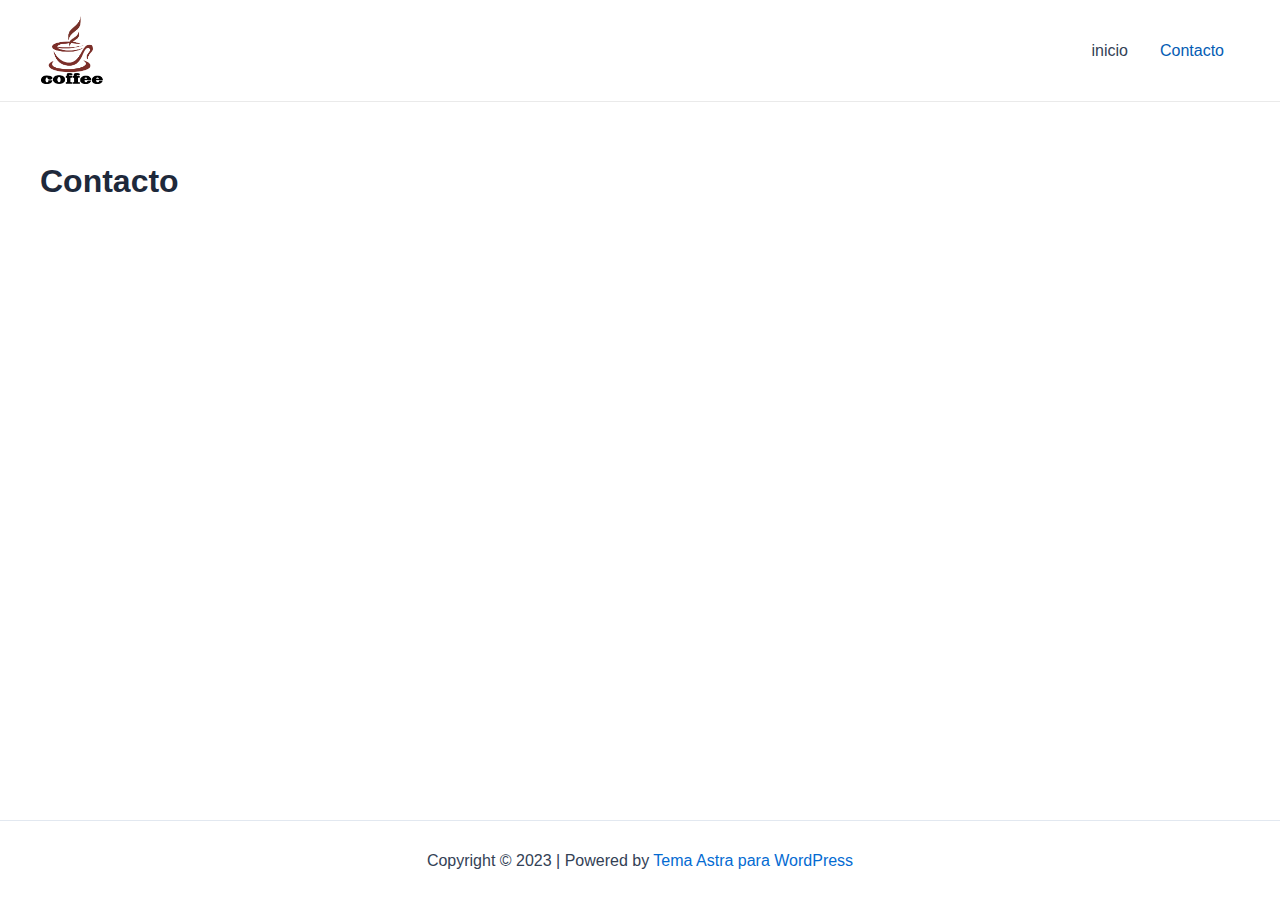
<file: contacto/index.html>
<!DOCTYPE html>
<html lang="es">
<head>
<meta charset="UTF-8">
<meta name="viewport" content="width=device-width, initial-scale=1">
<link rel="profile" href="https://gmpg.org/xfn/11">

<title>Contacto</title>
<meta name="robots" content="max-image-preview:large">
<link rel="alternate" type="application/rss+xml" title=" &raquo; Feed" href="https://dorval23.github.io/te/feed/">
<link rel="alternate" type="application/rss+xml" title=" &raquo; Feed de los comentarios" href="https://dorval23.github.io/te/comments/feed/">
<script>
window._wpemojiSettings = {"baseUrl":"https:\/\/s.w.org\/images\/core\/emoji\/14.0.0\/72x72\/","ext":".png","svgUrl":"https:\/\/s.w.org\/images\/core\/emoji\/14.0.0\/svg\/","svgExt":".svg","source":{"concatemoji":"https:\/\/dorval23.github.io\/te\/wp-includes\/js\/wp-emoji-release.min.js?ver=6.1.1"}};
/*! This file is auto-generated */
!function(e,a,t){var n,r,o,i=a.createElement("canvas"),p=i.getContext&&i.getContext("2d");function s(e,t){var a=String.fromCharCode,e=(p.clearRect(0,0,i.width,i.height),p.fillText(a.apply(this,e),0,0),i.toDataURL());return p.clearRect(0,0,i.width,i.height),p.fillText(a.apply(this,t),0,0),e===i.toDataURL()}function c(e){var t=a.createElement("script");t.src=e,t.defer=t.type="text/javascript",a.getElementsByTagName("head")[0].appendChild(t)}for(o=Array("flag","emoji"),t.supports={everything:!0,everythingExceptFlag:!0},r=0;r<o.length;r++)t.supports[o[r]]=function(e){if(p&&p.fillText)switch(p.textBaseline="top",p.font="600 32px Arial",e){case"flag":return s([127987,65039,8205,9895,65039],[127987,65039,8203,9895,65039])?!1:!s([55356,56826,55356,56819],[55356,56826,8203,55356,56819])&&!s([55356,57332,56128,56423,56128,56418,56128,56421,56128,56430,56128,56423,56128,56447],[55356,57332,8203,56128,56423,8203,56128,56418,8203,56128,56421,8203,56128,56430,8203,56128,56423,8203,56128,56447]);case"emoji":return!s([129777,127995,8205,129778,127999],[129777,127995,8203,129778,127999])}return!1}(o[r]),t.supports.everything=t.supports.everything&&t.supports[o[r]],"flag"!==o[r]&&(t.supports.everythingExceptFlag=t.supports.everythingExceptFlag&&t.supports[o[r]]);t.supports.everythingExceptFlag=t.supports.everythingExceptFlag&&!t.supports.flag,t.DOMReady=!1,t.readyCallback=function(){t.DOMReady=!0},t.supports.everything||(n=function(){t.readyCallback()},a.addEventListener?(a.addEventListener("DOMContentLoaded",n,!1),e.addEventListener("load",n,!1)):(e.attachEvent("onload",n),a.attachEvent("onreadystatechange",function(){"complete"===a.readyState&&t.readyCallback()})),(e=t.source||{}).concatemoji?c(e.concatemoji):e.wpemoji&&e.twemoji&&(c(e.twemoji),c(e.wpemoji)))}(window,document,window._wpemojiSettings);
</script>
<style>img.wp-smiley,
img.emoji {
	display: inline !important;
	border: none !important;
	box-shadow: none !important;
	height: 1em !important;
	width: 1em !important;
	margin: 0 0.07em !important;
	vertical-align: -0.1em !important;
	background: none !important;
	padding: 0 !important;
}</style>
	<link rel="stylesheet" id="astra-theme-css-css" href="https://dorval23.github.io/te/wp-content/themes/astra/assets/css/minified/main.min.css?ver=4.0.2" media="all">
<style id="astra-theme-css-inline-css">:root{--ast-container-default-xlg-padding:3em;--ast-container-default-lg-padding:3em;--ast-container-default-slg-padding:2em;--ast-container-default-md-padding:3em;--ast-container-default-sm-padding:3em;--ast-container-default-xs-padding:2.4em;--ast-container-default-xxs-padding:1.8em;--ast-code-block-background:#ECEFF3;--ast-comment-inputs-background:#F9FAFB;}html{font-size:100%;}a{color:var(--ast-global-color-0);}a:hover,a:focus{color:var(--ast-global-color-1);}body,button,input,select,textarea,.ast-button,.ast-custom-button{font-family:-apple-system,BlinkMacSystemFont,Segoe UI,Roboto,Oxygen-Sans,Ubuntu,Cantarell,Helvetica Neue,sans-serif;font-weight:400;font-size:16px;font-size:1rem;line-height:1.6em;}blockquote{color:var(--ast-global-color-3);}h1,.entry-content h1,h2,.entry-content h2,h3,.entry-content h3,h4,.entry-content h4,h5,.entry-content h5,h6,.entry-content h6,.site-title,.site-title a{font-weight:600;}.site-title{font-size:26px;font-size:1.625rem;display:block;}header .custom-logo-link img{max-width:65px;}.astra-logo-svg{width:65px;}.site-header .site-description{font-size:15px;font-size:0.9375rem;display:none;}.entry-title{font-size:26px;font-size:1.625rem;}h1,.entry-content h1{font-size:40px;font-size:2.5rem;font-weight:600;line-height:1.4em;}h2,.entry-content h2{font-size:32px;font-size:2rem;font-weight:600;line-height:1.25em;}h3,.entry-content h3{font-size:26px;font-size:1.625rem;font-weight:600;line-height:1.2em;}h4,.entry-content h4{font-size:24px;font-size:1.5rem;line-height:1.2em;font-weight:600;}h5,.entry-content h5{font-size:20px;font-size:1.25rem;line-height:1.2em;font-weight:600;}h6,.entry-content h6{font-size:16px;font-size:1rem;line-height:1.25em;font-weight:600;}::selection{background-color:var(--ast-global-color-0);color:#ffffff;}body,h1,.entry-title a,.entry-content h1,h2,.entry-content h2,h3,.entry-content h3,h4,.entry-content h4,h5,.entry-content h5,h6,.entry-content h6{color:var(--ast-global-color-3);}.tagcloud a:hover,.tagcloud a:focus,.tagcloud a.current-item{color:#ffffff;border-color:var(--ast-global-color-0);background-color:var(--ast-global-color-0);}input:focus,input[type="text"]:focus,input[type="email"]:focus,input[type="url"]:focus,input[type="password"]:focus,input[type="reset"]:focus,input[type="search"]:focus,textarea:focus{border-color:var(--ast-global-color-0);}input[type="radio"]:checked,input[type=reset],input[type="checkbox"]:checked,input[type="checkbox"]:hover:checked,input[type="checkbox"]:focus:checked,input[type=range]::-webkit-slider-thumb{border-color:var(--ast-global-color-0);background-color:var(--ast-global-color-0);box-shadow:none;}.site-footer a:hover + .post-count,.site-footer a:focus + .post-count{background:var(--ast-global-color-0);border-color:var(--ast-global-color-0);}.single .nav-links .nav-previous,.single .nav-links .nav-next{color:var(--ast-global-color-0);}.entry-meta,.entry-meta *{line-height:1.45;color:var(--ast-global-color-0);}.entry-meta a:hover,.entry-meta a:hover *,.entry-meta a:focus,.entry-meta a:focus *,.page-links > .page-link,.page-links .page-link:hover,.post-navigation a:hover{color:var(--ast-global-color-1);}#cat option,.secondary .calendar_wrap thead a,.secondary .calendar_wrap thead a:visited{color:var(--ast-global-color-0);}.secondary .calendar_wrap #today,.ast-progress-val span{background:var(--ast-global-color-0);}.secondary a:hover + .post-count,.secondary a:focus + .post-count{background:var(--ast-global-color-0);border-color:var(--ast-global-color-0);}.calendar_wrap #today > a{color:#ffffff;}.page-links .page-link,.single .post-navigation a{color:var(--ast-global-color-0);}.ast-archive-title{color:var(--ast-global-color-2);}.widget-title{font-size:22px;font-size:1.375rem;color:var(--ast-global-color-2);}.ast-single-post .entry-content a,.ast-comment-content a:not(.ast-comment-edit-reply-wrap a){text-decoration:underline;}.ast-single-post .wp-block-button .wp-block-button__link,.ast-single-post .elementor-button-wrapper .elementor-button,.ast-single-post .entry-content .uagb-tab a,.ast-single-post .entry-content .uagb-ifb-cta a,.ast-single-post .entry-content .wp-block-uagb-buttons a,.ast-single-post .entry-content .uabb-module-content a,.ast-single-post .entry-content .uagb-post-grid a,.ast-single-post .entry-content .uagb-timeline a,.ast-single-post .entry-content .uagb-toc__wrap a,.ast-single-post .entry-content .uagb-taxomony-box a,.ast-single-post .entry-content .woocommerce a,.entry-content .wp-block-latest-posts > li > a,.ast-single-post .entry-content .wp-block-file__button{text-decoration:none;}.ast-logo-title-inline .site-logo-img{padding-right:1em;}.site-logo-img img{ transition:all 0.2s linear;}@media (max-width:921px){#ast-desktop-header{display:none;}}@media (min-width:921px){#ast-mobile-header{display:none;}}.wp-block-buttons.aligncenter{justify-content:center;}@media (max-width:921px){.ast-theme-transparent-header #primary,.ast-theme-transparent-header #secondary{padding:0;}}@media (max-width:921px){.ast-plain-container.ast-no-sidebar #primary{padding:0;}}.ast-plain-container.ast-no-sidebar #primary{margin-top:0;margin-bottom:0;}@media (min-width:1200px){.ast-plain-container.ast-no-sidebar #primary{margin-top:60px;margin-bottom:60px;}}.wp-block-button.is-style-outline .wp-block-button__link{border-color:var(--ast-global-color-0);}.wp-block-button.is-style-outline > .wp-block-button__link:not(.has-text-color),.wp-block-button.wp-block-button__link.is-style-outline:not(.has-text-color){color:var(--ast-global-color-0);}.wp-block-button.is-style-outline .wp-block-button__link:hover,.wp-block-button.is-style-outline .wp-block-button__link:focus{color:#ffffff !important;background-color:var(--ast-global-color-1);border-color:var(--ast-global-color-1);}.post-page-numbers.current .page-link,.ast-pagination .page-numbers.current{color:#ffffff;border-color:var(--ast-global-color-0);background-color:var(--ast-global-color-0);border-radius:2px;}h1.widget-title{font-weight:600;}h2.widget-title{font-weight:600;}h3.widget-title{font-weight:600;}#page{display:flex;flex-direction:column;min-height:100vh;}.ast-404-layout-1 h1.page-title{color:var(--ast-global-color-2);}.single .post-navigation a{line-height:1em;height:inherit;}.error-404 .page-sub-title{font-size:1.5rem;font-weight:inherit;}.search .site-content .content-area .search-form{margin-bottom:0;}#page .site-content{flex-grow:1;}.widget{margin-bottom:3.5em;}#secondary li{line-height:1.5em;}#secondary .wp-block-group h2{margin-bottom:0.7em;}#secondary h2{font-size:1.7rem;}.ast-separate-container .ast-article-post,.ast-separate-container .ast-article-single,.ast-separate-container .ast-comment-list li.depth-1,.ast-separate-container .comment-respond{padding:3em;}.ast-separate-container .ast-comment-list li.depth-1,.hentry{margin-bottom:2em;}.ast-separate-container .ast-archive-description,.ast-separate-container .ast-author-box{background-color:var(--ast-global-color-5);border-bottom:1px solid var(--ast-border-color);}.ast-separate-container .comments-title{padding:2em 2em 0 2em;}.ast-page-builder-template .comment-form-textarea,.ast-comment-formwrap .ast-grid-common-col{padding:0;}.ast-comment-formwrap{padding:0 20px;display:inline-flex;column-gap:20px;}.archive.ast-page-builder-template .entry-header{margin-top:2em;}.ast-page-builder-template .ast-comment-formwrap{width:100%;}.entry-title{margin-bottom:0.5em;}.ast-archive-description p{font-size:inherit;font-weight:inherit;line-height:inherit;}@media (min-width:921px){.ast-left-sidebar.ast-page-builder-template #secondary,.archive.ast-right-sidebar.ast-page-builder-template .site-main{padding-left:20px;padding-right:20px;}}@media (max-width:544px){.ast-comment-formwrap.ast-row{column-gap:10px;display:inline-block;}#ast-commentform .ast-grid-common-col{position:relative;width:100%;}}@media (min-width:1201px){.ast-separate-container .ast-article-post,.ast-separate-container .ast-article-single,.ast-separate-container .ast-author-box,.ast-separate-container .ast-404-layout-1,.ast-separate-container .no-results{padding:3em;}}@media (max-width:921px){.ast-separate-container #primary,.ast-separate-container #secondary{padding:1.5em 0;}#primary,#secondary{padding:1.5em 0;margin:0;}.ast-left-sidebar #content > .ast-container{display:flex;flex-direction:column-reverse;width:100%;}}@media (min-width:922px){.ast-separate-container.ast-right-sidebar #primary,.ast-separate-container.ast-left-sidebar #primary{border:0;}.search-no-results.ast-separate-container #primary{margin-bottom:4em;}}.wp-block-button .wp-block-button__link{color:#ffffff;}.wp-block-button .wp-block-button__link:hover,.wp-block-button .wp-block-button__link:focus{color:#ffffff;background-color:var(--ast-global-color-1);border-color:var(--ast-global-color-1);}.elementor-widget-heading h1.elementor-heading-title{line-height:1.4em;}.elementor-widget-heading h2.elementor-heading-title{line-height:1.25em;}.elementor-widget-heading h3.elementor-heading-title{line-height:1.2em;}.elementor-widget-heading h4.elementor-heading-title{line-height:1.2em;}.elementor-widget-heading h5.elementor-heading-title{line-height:1.2em;}.elementor-widget-heading h6.elementor-heading-title{line-height:1.25em;}.wp-block-button .wp-block-button__link,.wp-block-search .wp-block-search__button,body .wp-block-file .wp-block-file__button{border-color:var(--ast-global-color-0);background-color:var(--ast-global-color-0);color:#ffffff;font-family:inherit;font-weight:500;line-height:1em;font-size:16px;font-size:1rem;border-radius:2px;padding-top:15px;padding-right:30px;padding-bottom:15px;padding-left:30px;}@media (max-width:921px){.wp-block-button .wp-block-button__link,.wp-block-search .wp-block-search__button,body .wp-block-file .wp-block-file__button{padding-top:14px;padding-right:28px;padding-bottom:14px;padding-left:28px;}}@media (max-width:544px){.wp-block-button .wp-block-button__link,.wp-block-search .wp-block-search__button,body .wp-block-file .wp-block-file__button{padding-top:12px;padding-right:24px;padding-bottom:12px;padding-left:24px;}}.menu-toggle,button,.ast-button,.ast-custom-button,.button,input#submit,input[type="button"],input[type="submit"],input[type="reset"],form[CLASS*="wp-block-search__"].wp-block-search .wp-block-search__inside-wrapper .wp-block-search__button,body .wp-block-file .wp-block-file__button,.search .search-submit{border-style:solid;border-top-width:0;border-right-width:0;border-left-width:0;border-bottom-width:0;color:#ffffff;border-color:var(--ast-global-color-0);background-color:var(--ast-global-color-0);border-radius:2px;padding-top:15px;padding-right:30px;padding-bottom:15px;padding-left:30px;font-family:inherit;font-weight:500;font-size:16px;font-size:1rem;line-height:1em;}button:focus,.menu-toggle:hover,button:hover,.ast-button:hover,.ast-custom-button:hover .button:hover,.ast-custom-button:hover ,input[type=reset]:hover,input[type=reset]:focus,input#submit:hover,input#submit:focus,input[type="button"]:hover,input[type="button"]:focus,input[type="submit"]:hover,input[type="submit"]:focus,form[CLASS*="wp-block-search__"].wp-block-search .wp-block-search__inside-wrapper .wp-block-search__button:hover,form[CLASS*="wp-block-search__"].wp-block-search .wp-block-search__inside-wrapper .wp-block-search__button:focus,body .wp-block-file .wp-block-file__button:hover,body .wp-block-file .wp-block-file__button:focus{color:#ffffff;background-color:var(--ast-global-color-1);border-color:var(--ast-global-color-1);}form[CLASS*="wp-block-search__"].wp-block-search .wp-block-search__inside-wrapper .wp-block-search__button.has-icon{padding-top:calc(15px - 3px);padding-right:calc(30px - 3px);padding-bottom:calc(15px - 3px);padding-left:calc(30px - 3px);}@media (min-width:544px){.ast-container{max-width:100%;}}@media (max-width:544px){.ast-separate-container .ast-article-post,.ast-separate-container .ast-article-single,.ast-separate-container .comments-title,.ast-separate-container .ast-archive-description{padding:1.5em 1em;}.ast-separate-container #content .ast-container{padding-left:0.54em;padding-right:0.54em;}.ast-separate-container .ast-comment-list li.depth-1{padding:1.5em 1em;margin-bottom:1.5em;}.ast-separate-container .ast-comment-list .bypostauthor{padding:.5em;}.ast-search-menu-icon.ast-dropdown-active .search-field{width:170px;}.menu-toggle,button,.ast-button,.button,input#submit,input[type="button"],input[type="submit"],input[type="reset"]{padding-top:12px;padding-right:24px;padding-bottom:12px;padding-left:24px;}}@media (max-width:921px){.menu-toggle,button,.ast-button,.button,input#submit,input[type="button"],input[type="submit"],input[type="reset"]{padding-top:14px;padding-right:28px;padding-bottom:14px;padding-left:28px;}.ast-mobile-header-stack .main-header-bar .ast-search-menu-icon{display:inline-block;}.ast-header-break-point.ast-header-custom-item-outside .ast-mobile-header-stack .main-header-bar .ast-search-icon{margin:0;}.ast-comment-avatar-wrap img{max-width:2.5em;}.ast-separate-container .ast-comment-list li.depth-1{padding:1.5em 2.14em;}.ast-separate-container .comment-respond{padding:2em 2.14em;}.ast-comment-meta{padding:0 1.8888em 1.3333em;}}.ast-separate-container{background-color:var(--ast-global-color-4);;}@media (max-width:921px){.site-title{display:block;}.site-header .site-description{display:none;}.entry-title{font-size:30px;}h1,.entry-content h1{font-size:30px;}h2,.entry-content h2{font-size:25px;}h3,.entry-content h3{font-size:20px;}}@media (max-width:544px){.site-title{display:block;}.site-header .site-description{display:none;}.entry-title{font-size:30px;}h1,.entry-content h1{font-size:30px;}h2,.entry-content h2{font-size:25px;}h3,.entry-content h3{font-size:20px;}}@media (max-width:921px){html{font-size:91.2%;}}@media (max-width:544px){html{font-size:91.2%;}}@media (min-width:922px){.ast-container{max-width:1240px;}}@media (min-width:922px){.site-content .ast-container{display:flex;}}@media (max-width:921px){.site-content .ast-container{flex-direction:column;}}@media (min-width:922px){.main-header-menu .sub-menu .menu-item.ast-left-align-sub-menu:hover > .sub-menu,.main-header-menu .sub-menu .menu-item.ast-left-align-sub-menu.focus > .sub-menu{margin-left:-0px;}}blockquote,cite {font-style: initial;}.wp-block-file {display: flex;align-items: center;flex-wrap: wrap;justify-content: space-between;}.wp-block-pullquote {border: none;}.wp-block-pullquote blockquote::before {content: "\201D";font-family: "Helvetica",sans-serif;display: flex;transform: rotate( 180deg );font-size: 6rem;font-style: normal;line-height: 1;font-weight: bold;align-items: center;justify-content: center;}.has-text-align-right > blockquote::before {justify-content: flex-start;}.has-text-align-left > blockquote::before {justify-content: flex-end;}figure.wp-block-pullquote.is-style-solid-color blockquote {max-width: 100%;text-align: inherit;}html body {--wp--custom--ast-default-block-top-padding: 3em;--wp--custom--ast-default-block-right-padding: 3em;--wp--custom--ast-default-block-bottom-padding: 3em;--wp--custom--ast-default-block-left-padding: 3em;--wp--custom--ast-container-width: 1200px;--wp--custom--ast-content-width-size: 1200px;--wp--custom--ast-wide-width-size: calc(1200px + var(--wp--custom--ast-default-block-left-padding) + var(--wp--custom--ast-default-block-right-padding));}.ast-narrow-container {--wp--custom--ast-content-width-size: 750px;--wp--custom--ast-wide-width-size: 750px;}@media(max-width: 921px) {html body {--wp--custom--ast-default-block-top-padding: 3em;--wp--custom--ast-default-block-right-padding: 2em;--wp--custom--ast-default-block-bottom-padding: 3em;--wp--custom--ast-default-block-left-padding: 2em;}}@media(max-width: 544px) {html body {--wp--custom--ast-default-block-top-padding: 3em;--wp--custom--ast-default-block-right-padding: 1.5em;--wp--custom--ast-default-block-bottom-padding: 3em;--wp--custom--ast-default-block-left-padding: 1.5em;}}.entry-content > .wp-block-group,.entry-content > .wp-block-cover,.entry-content > .wp-block-columns {padding-top: var(--wp--custom--ast-default-block-top-padding);padding-right: var(--wp--custom--ast-default-block-right-padding);padding-bottom: var(--wp--custom--ast-default-block-bottom-padding);padding-left: var(--wp--custom--ast-default-block-left-padding);}.ast-plain-container.ast-no-sidebar .entry-content > .alignfull,.ast-page-builder-template .ast-no-sidebar .entry-content > .alignfull {margin-left: calc( -50vw + 50%);margin-right: calc( -50vw + 50%);max-width: 100vw;width: 100vw;}.ast-plain-container.ast-no-sidebar .entry-content .alignfull .alignfull,.ast-page-builder-template.ast-no-sidebar .entry-content .alignfull .alignfull,.ast-plain-container.ast-no-sidebar .entry-content .alignfull .alignwide,.ast-page-builder-template.ast-no-sidebar .entry-content .alignfull .alignwide,.ast-plain-container.ast-no-sidebar .entry-content .alignwide .alignfull,.ast-page-builder-template.ast-no-sidebar .entry-content .alignwide .alignfull,.ast-plain-container.ast-no-sidebar .entry-content .alignwide .alignwide,.ast-page-builder-template.ast-no-sidebar .entry-content .alignwide .alignwide,.ast-plain-container.ast-no-sidebar .entry-content .wp-block-column .alignfull,.ast-page-builder-template.ast-no-sidebar .entry-content .wp-block-column .alignfull,.ast-plain-container.ast-no-sidebar .entry-content .wp-block-column .alignwide,.ast-page-builder-template.ast-no-sidebar .entry-content .wp-block-column .alignwide {margin-left: auto;margin-right: auto;width: 100%;}[ast-blocks-layout] .wp-block-separator:not(.is-style-dots) {height: 0;}[ast-blocks-layout] .wp-block-separator {margin: 20px auto;}[ast-blocks-layout] .wp-block-separator:not(.is-style-wide):not(.is-style-dots) {max-width: 100px;}[ast-blocks-layout] .wp-block-separator.has-background {padding: 0;}.entry-content[ast-blocks-layout] > * {max-width: var(--wp--custom--ast-content-width-size);margin-left: auto;margin-right: auto;}.entry-content[ast-blocks-layout] > .alignwide {max-width: var(--wp--custom--ast-wide-width-size);}.entry-content[ast-blocks-layout] .alignfull {max-width: none;}.entry-content .wp-block-columns {margin-bottom: 0;}blockquote {margin: 1.5em;border: none;}.wp-block-quote:not(.has-text-align-right):not(.has-text-align-center) {border-left: 5px solid rgba(0,0,0,0.05);}.has-text-align-right > blockquote,blockquote.has-text-align-right {border-right: 5px solid rgba(0,0,0,0.05);}.has-text-align-left > blockquote,blockquote.has-text-align-left {border-left: 5px solid rgba(0,0,0,0.05);}.wp-block-site-tagline,.wp-block-latest-posts .read-more {margin-top: 15px;}.wp-block-loginout p label {display: block;}.wp-block-loginout p:not(.login-remember):not(.login-submit) input {width: 100%;}.wp-block-loginout input:focus {border-color: transparent;}.wp-block-loginout input:focus {outline: thin dotted;}.entry-content .wp-block-media-text .wp-block-media-text__content {padding: 0 0 0 8%;}.entry-content .wp-block-media-text.has-media-on-the-right .wp-block-media-text__content {padding: 0 8% 0 0;}.entry-content .wp-block-media-text.has-background .wp-block-media-text__content {padding: 8%;}.entry-content .wp-block-cover:not([class*="background-color"]) .wp-block-cover__inner-container,.entry-content .wp-block-cover:not([class*="background-color"]) .wp-block-cover-image-text,.entry-content .wp-block-cover:not([class*="background-color"]) .wp-block-cover-text,.entry-content .wp-block-cover-image:not([class*="background-color"]) .wp-block-cover__inner-container,.entry-content .wp-block-cover-image:not([class*="background-color"]) .wp-block-cover-image-text,.entry-content .wp-block-cover-image:not([class*="background-color"]) .wp-block-cover-text {color: var(--ast-global-color-5);}.wp-block-loginout .login-remember input {width: 1.1rem;height: 1.1rem;margin: 0 5px 4px 0;vertical-align: middle;}.wp-block-latest-posts > li > *:first-child,.wp-block-latest-posts:not(.is-grid) > li:first-child {margin-top: 0;}.wp-block-search__inside-wrapper .wp-block-search__input {padding: 0 10px;color: var(--ast-global-color-3);background: var(--ast-global-color-5);border-color: var(--ast-border-color);}.wp-block-latest-posts .read-more {margin-bottom: 1.5em;}.wp-block-search__no-button .wp-block-search__inside-wrapper .wp-block-search__input {padding-top: 5px;padding-bottom: 5px;}.wp-block-latest-posts .wp-block-latest-posts__post-date,.wp-block-latest-posts .wp-block-latest-posts__post-author {font-size: 1rem;}.wp-block-latest-posts > li > *,.wp-block-latest-posts:not(.is-grid) > li {margin-top: 12px;margin-bottom: 12px;}.ast-page-builder-template .entry-content[ast-blocks-layout] > *,.ast-page-builder-template .entry-content[ast-blocks-layout] > .alignfull > * {max-width: none;}.ast-page-builder-template .entry-content[ast-blocks-layout] > .alignwide > * {max-width: var(--wp--custom--ast-wide-width-size);}.ast-page-builder-template .entry-content[ast-blocks-layout] > .inherit-container-width > *,.ast-page-builder-template .entry-content[ast-blocks-layout] > * > *,.entry-content[ast-blocks-layout] > .wp-block-cover .wp-block-cover__inner-container {max-width: var(--wp--custom--ast-content-width-size);margin-left: auto;margin-right: auto;}.entry-content[ast-blocks-layout] .wp-block-cover:not(.alignleft):not(.alignright) {width: auto;}@media(max-width: 1200px) {.ast-separate-container .entry-content > .alignfull,.ast-separate-container .entry-content[ast-blocks-layout] > .alignwide,.ast-plain-container .entry-content[ast-blocks-layout] > .alignwide,.ast-plain-container .entry-content .alignfull {margin-left: calc(-1 * min(var(--ast-container-default-xlg-padding),20px)) ;margin-right: calc(-1 * min(var(--ast-container-default-xlg-padding),20px));}}@media(min-width: 1201px) {.ast-separate-container .entry-content > .alignfull {margin-left: calc(-1 * var(--ast-container-default-xlg-padding) );margin-right: calc(-1 * var(--ast-container-default-xlg-padding) );}.ast-separate-container .entry-content[ast-blocks-layout] > .alignwide,.ast-plain-container .entry-content[ast-blocks-layout] > .alignwide {margin-left: calc(-1 * var(--wp--custom--ast-default-block-left-padding) );margin-right: calc(-1 * var(--wp--custom--ast-default-block-right-padding) );}}@media(min-width: 921px) {.ast-separate-container .entry-content .wp-block-group.alignwide:not(.inherit-container-width) > :where(:not(.alignleft):not(.alignright)),.ast-plain-container .entry-content .wp-block-group.alignwide:not(.inherit-container-width) > :where(:not(.alignleft):not(.alignright)) {max-width: calc( var(--wp--custom--ast-content-width-size) + 80px );}.ast-plain-container.ast-right-sidebar .entry-content[ast-blocks-layout] .alignfull,.ast-plain-container.ast-left-sidebar .entry-content[ast-blocks-layout] .alignfull {margin-left: -60px;margin-right: -60px;}}@media(min-width: 544px) {.entry-content > .alignleft {margin-right: 20px;}.entry-content > .alignright {margin-left: 20px;}}@media (max-width:544px){.wp-block-columns .wp-block-column:not(:last-child){margin-bottom:20px;}.wp-block-latest-posts{margin:0;}}@media( max-width: 600px ) {.entry-content .wp-block-media-text .wp-block-media-text__content,.entry-content .wp-block-media-text.has-media-on-the-right .wp-block-media-text__content {padding: 8% 0 0;}.entry-content .wp-block-media-text.has-background .wp-block-media-text__content {padding: 8%;}}.ast-separate-container .entry-content .wp-block-uagb-container {padding-left: 0;}.ast-page-builder-template .entry-header {padding-left: 0;}@media(min-width: 1201px) {.ast-separate-container .entry-content > .uagb-is-root-container {margin-left: 0;margin-right: 0;}}.ast-narrow-container .site-content .wp-block-uagb-image--align-full .wp-block-uagb-image__figure {max-width: 100%;margin-left: auto;margin-right: auto;}.entry-content ul,.entry-content ol {padding: revert;margin: revert;}:root .has-ast-global-color-0-color{color:var(--ast-global-color-0);}:root .has-ast-global-color-0-background-color{background-color:var(--ast-global-color-0);}:root .wp-block-button .has-ast-global-color-0-color{color:var(--ast-global-color-0);}:root .wp-block-button .has-ast-global-color-0-background-color{background-color:var(--ast-global-color-0);}:root .has-ast-global-color-1-color{color:var(--ast-global-color-1);}:root .has-ast-global-color-1-background-color{background-color:var(--ast-global-color-1);}:root .wp-block-button .has-ast-global-color-1-color{color:var(--ast-global-color-1);}:root .wp-block-button .has-ast-global-color-1-background-color{background-color:var(--ast-global-color-1);}:root .has-ast-global-color-2-color{color:var(--ast-global-color-2);}:root .has-ast-global-color-2-background-color{background-color:var(--ast-global-color-2);}:root .wp-block-button .has-ast-global-color-2-color{color:var(--ast-global-color-2);}:root .wp-block-button .has-ast-global-color-2-background-color{background-color:var(--ast-global-color-2);}:root .has-ast-global-color-3-color{color:var(--ast-global-color-3);}:root .has-ast-global-color-3-background-color{background-color:var(--ast-global-color-3);}:root .wp-block-button .has-ast-global-color-3-color{color:var(--ast-global-color-3);}:root .wp-block-button .has-ast-global-color-3-background-color{background-color:var(--ast-global-color-3);}:root .has-ast-global-color-4-color{color:var(--ast-global-color-4);}:root .has-ast-global-color-4-background-color{background-color:var(--ast-global-color-4);}:root .wp-block-button .has-ast-global-color-4-color{color:var(--ast-global-color-4);}:root .wp-block-button .has-ast-global-color-4-background-color{background-color:var(--ast-global-color-4);}:root .has-ast-global-color-5-color{color:var(--ast-global-color-5);}:root .has-ast-global-color-5-background-color{background-color:var(--ast-global-color-5);}:root .wp-block-button .has-ast-global-color-5-color{color:var(--ast-global-color-5);}:root .wp-block-button .has-ast-global-color-5-background-color{background-color:var(--ast-global-color-5);}:root .has-ast-global-color-6-color{color:var(--ast-global-color-6);}:root .has-ast-global-color-6-background-color{background-color:var(--ast-global-color-6);}:root .wp-block-button .has-ast-global-color-6-color{color:var(--ast-global-color-6);}:root .wp-block-button .has-ast-global-color-6-background-color{background-color:var(--ast-global-color-6);}:root .has-ast-global-color-7-color{color:var(--ast-global-color-7);}:root .has-ast-global-color-7-background-color{background-color:var(--ast-global-color-7);}:root .wp-block-button .has-ast-global-color-7-color{color:var(--ast-global-color-7);}:root .wp-block-button .has-ast-global-color-7-background-color{background-color:var(--ast-global-color-7);}:root .has-ast-global-color-8-color{color:var(--ast-global-color-8);}:root .has-ast-global-color-8-background-color{background-color:var(--ast-global-color-8);}:root .wp-block-button .has-ast-global-color-8-color{color:var(--ast-global-color-8);}:root .wp-block-button .has-ast-global-color-8-background-color{background-color:var(--ast-global-color-8);}:root{--ast-global-color-0:#046bd2;--ast-global-color-1:#045cb4;--ast-global-color-2:#1e293b;--ast-global-color-3:#334155;--ast-global-color-4:#f9fafb;--ast-global-color-5:#FFFFFF;--ast-global-color-6:#e2e8f0;--ast-global-color-7:#cbd5e1;--ast-global-color-8:#94a3b8;}:root {--ast-border-color : var(--ast-global-color-6);}.ast-single-entry-banner {-js-display: flex;display: flex;flex-direction: column;justify-content: center;text-align: center;position: relative;background: #eeeeee;}.ast-single-entry-banner[data-banner-layout="layout-1"] {max-width: 1200px;background: inherit;padding: 20px 0;}.ast-single-entry-banner[data-banner-width-type="custom"] {margin: 0 auto;width: 100%;}.ast-single-entry-banner + .site-content .entry-header {margin-bottom: 0;}header.entry-header .entry-title{font-weight:600;font-size:32px;font-size:2rem;}header.entry-header > *:not(:last-child){margin-bottom:10px;}.ast-archive-entry-banner {-js-display: flex;display: flex;flex-direction: column;justify-content: center;text-align: center;position: relative;background: #eeeeee;}.ast-archive-entry-banner[data-banner-width-type="custom"] {margin: 0 auto;width: 100%;}.ast-archive-entry-banner[data-banner-layout="layout-1"] {background: inherit;padding: 20px 0;text-align: left;}body.archive .ast-archive-description{max-width:1200px;width:100%;text-align:left;padding-top:3em;padding-right:3em;padding-bottom:3em;padding-left:3em;}body.archive .ast-archive-description .ast-archive-title,body.archive .ast-archive-description .ast-archive-title *{font-weight:600;font-size:32px;font-size:2rem;}body.archive .ast-archive-description > *:not(:last-child){margin-bottom:10px;}@media (max-width:921px){body.archive .ast-archive-description{text-align:left;}}@media (max-width:544px){body.archive .ast-archive-description{text-align:left;}}.ast-breadcrumbs .trail-browse,.ast-breadcrumbs .trail-items,.ast-breadcrumbs .trail-items li{display:inline-block;margin:0;padding:0;border:none;background:inherit;text-indent:0;}.ast-breadcrumbs .trail-browse{font-size:inherit;font-style:inherit;font-weight:inherit;color:inherit;}.ast-breadcrumbs .trail-items{list-style:none;}.trail-items li::after{padding:0 0.3em;content:"\00bb";}.trail-items li:last-of-type::after{display:none;}h1,.entry-content h1,h2,.entry-content h2,h3,.entry-content h3,h4,.entry-content h4,h5,.entry-content h5,h6,.entry-content h6{color:var(--ast-global-color-2);}.entry-title a{color:var(--ast-global-color-2);}@media (max-width:921px){.ast-builder-grid-row-container.ast-builder-grid-row-tablet-3-firstrow .ast-builder-grid-row > *:first-child,.ast-builder-grid-row-container.ast-builder-grid-row-tablet-3-lastrow .ast-builder-grid-row > *:last-child{grid-column:1 / -1;}}@media (max-width:544px){.ast-builder-grid-row-container.ast-builder-grid-row-mobile-3-firstrow .ast-builder-grid-row > *:first-child,.ast-builder-grid-row-container.ast-builder-grid-row-mobile-3-lastrow .ast-builder-grid-row > *:last-child{grid-column:1 / -1;}}.ast-builder-layout-element[data-section="title_tagline"]{display:flex;}@media (max-width:921px){.ast-header-break-point .ast-builder-layout-element[data-section="title_tagline"]{display:flex;}}@media (max-width:544px){.ast-header-break-point .ast-builder-layout-element[data-section="title_tagline"]{display:flex;}}.ast-builder-menu-1{font-family:inherit;font-weight:inherit;}.ast-builder-menu-1 .menu-item > .menu-link{color:var(--ast-global-color-3);}.ast-builder-menu-1 .menu-item > .ast-menu-toggle{color:var(--ast-global-color-3);}.ast-builder-menu-1 .menu-item:hover > .menu-link,.ast-builder-menu-1 .inline-on-mobile .menu-item:hover > .ast-menu-toggle{color:var(--ast-global-color-1);}.ast-builder-menu-1 .menu-item:hover > .ast-menu-toggle{color:var(--ast-global-color-1);}.ast-builder-menu-1 .menu-item.current-menu-item > .menu-link,.ast-builder-menu-1 .inline-on-mobile .menu-item.current-menu-item > .ast-menu-toggle,.ast-builder-menu-1 .current-menu-ancestor > .menu-link{color:var(--ast-global-color-1);}.ast-builder-menu-1 .menu-item.current-menu-item > .ast-menu-toggle{color:var(--ast-global-color-1);}.ast-builder-menu-1 .sub-menu,.ast-builder-menu-1 .inline-on-mobile .sub-menu{border-top-width:2px;border-bottom-width:0px;border-right-width:0px;border-left-width:0px;border-color:var(--ast-global-color-0);border-style:solid;border-radius:0px;}.ast-builder-menu-1 .main-header-menu > .menu-item > .sub-menu,.ast-builder-menu-1 .main-header-menu > .menu-item > .astra-full-megamenu-wrapper{margin-top:0px;}.ast-desktop .ast-builder-menu-1 .main-header-menu > .menu-item > .sub-menu:before,.ast-desktop .ast-builder-menu-1 .main-header-menu > .menu-item > .astra-full-megamenu-wrapper:before{height:calc( 0px + 5px );}.ast-desktop .ast-builder-menu-1 .menu-item .sub-menu .menu-link{border-style:none;}@media (max-width:921px){.ast-header-break-point .ast-builder-menu-1 .menu-item.menu-item-has-children > .ast-menu-toggle{top:0;}.ast-builder-menu-1 .menu-item-has-children > .menu-link:after{content:unset;}.ast-builder-menu-1 .main-header-menu > .menu-item > .sub-menu,.ast-builder-menu-1 .main-header-menu > .menu-item > .astra-full-megamenu-wrapper{margin-top:0;}}@media (max-width:544px){.ast-header-break-point .ast-builder-menu-1 .menu-item.menu-item-has-children > .ast-menu-toggle{top:0;}.ast-builder-menu-1 .main-header-menu > .menu-item > .sub-menu,.ast-builder-menu-1 .main-header-menu > .menu-item > .astra-full-megamenu-wrapper{margin-top:0;}}.ast-builder-menu-1{display:flex;}@media (max-width:921px){.ast-header-break-point .ast-builder-menu-1{display:flex;}}@media (max-width:544px){.ast-header-break-point .ast-builder-menu-1{display:flex;}}.site-below-footer-wrap{padding-top:20px;padding-bottom:20px;}.site-below-footer-wrap[data-section="section-below-footer-builder"]{background-color:var(--ast-global-color-5);;min-height:80px;border-style:solid;border-width:0px;border-top-width:1px;border-top-color:var(--ast-global-color-6);}.site-below-footer-wrap[data-section="section-below-footer-builder"] .ast-builder-grid-row{max-width:1200px;margin-left:auto;margin-right:auto;}.site-below-footer-wrap[data-section="section-below-footer-builder"] .ast-builder-grid-row,.site-below-footer-wrap[data-section="section-below-footer-builder"] .site-footer-section{align-items:flex-start;}.site-below-footer-wrap[data-section="section-below-footer-builder"].ast-footer-row-inline .site-footer-section{display:flex;margin-bottom:0;}.ast-builder-grid-row-full .ast-builder-grid-row{grid-template-columns:1fr;}@media (max-width:921px){.site-below-footer-wrap[data-section="section-below-footer-builder"].ast-footer-row-tablet-inline .site-footer-section{display:flex;margin-bottom:0;}.site-below-footer-wrap[data-section="section-below-footer-builder"].ast-footer-row-tablet-stack .site-footer-section{display:block;margin-bottom:10px;}.ast-builder-grid-row-container.ast-builder-grid-row-tablet-full .ast-builder-grid-row{grid-template-columns:1fr;}}@media (max-width:544px){.site-below-footer-wrap[data-section="section-below-footer-builder"].ast-footer-row-mobile-inline .site-footer-section{display:flex;margin-bottom:0;}.site-below-footer-wrap[data-section="section-below-footer-builder"].ast-footer-row-mobile-stack .site-footer-section{display:block;margin-bottom:10px;}.ast-builder-grid-row-container.ast-builder-grid-row-mobile-full .ast-builder-grid-row{grid-template-columns:1fr;}}.site-below-footer-wrap[data-section="section-below-footer-builder"]{display:grid;}@media (max-width:921px){.ast-header-break-point .site-below-footer-wrap[data-section="section-below-footer-builder"]{display:grid;}}@media (max-width:544px){.ast-header-break-point .site-below-footer-wrap[data-section="section-below-footer-builder"]{display:grid;}}.ast-footer-copyright{text-align:center;}.ast-footer-copyright {color:var(--ast-global-color-3);}@media (max-width:921px){.ast-footer-copyright{text-align:center;}}@media (max-width:544px){.ast-footer-copyright{text-align:center;}}.ast-footer-copyright {font-size:16px;font-size:1rem;}.ast-footer-copyright.ast-builder-layout-element{display:flex;}@media (max-width:921px){.ast-header-break-point .ast-footer-copyright.ast-builder-layout-element{display:flex;}}@media (max-width:544px){.ast-header-break-point .ast-footer-copyright.ast-builder-layout-element{display:flex;}}.elementor-template-full-width .ast-container{display:block;}@media (max-width:544px){.elementor-element .elementor-wc-products .woocommerce[class*="columns-"] ul.products li.product{width:auto;margin:0;}.elementor-element .woocommerce .woocommerce-result-count{float:none;}}.ast-header-break-point .main-header-bar{border-bottom-width:1px;}@media (min-width:922px){.main-header-bar{border-bottom-width:1px;}}.main-header-menu .menu-item, #astra-footer-menu .menu-item, .main-header-bar .ast-masthead-custom-menu-items{-js-display:flex;display:flex;-webkit-box-pack:center;-webkit-justify-content:center;-moz-box-pack:center;-ms-flex-pack:center;justify-content:center;-webkit-box-orient:vertical;-webkit-box-direction:normal;-webkit-flex-direction:column;-moz-box-orient:vertical;-moz-box-direction:normal;-ms-flex-direction:column;flex-direction:column;}.main-header-menu > .menu-item > .menu-link, #astra-footer-menu > .menu-item > .menu-link{height:100%;-webkit-box-align:center;-webkit-align-items:center;-moz-box-align:center;-ms-flex-align:center;align-items:center;-js-display:flex;display:flex;}.ast-header-break-point .main-navigation ul .menu-item .menu-link .icon-arrow:first-of-type svg{top:.2em;margin-top:0px;margin-left:0px;width:.65em;transform:translate(0, -2px) rotateZ(270deg);}.ast-mobile-popup-content .ast-submenu-expanded > .ast-menu-toggle{transform:rotateX(180deg);overflow-y:auto;}.ast-separate-container .blog-layout-1, .ast-separate-container .blog-layout-2, .ast-separate-container .blog-layout-3{background-color:transparent;background-image:none;}.ast-separate-container .ast-article-post{background-color:var(--ast-global-color-5);;}@media (max-width:921px){.ast-separate-container .ast-article-post{background-color:var(--ast-global-color-5);;}}@media (max-width:544px){.ast-separate-container .ast-article-post{background-color:var(--ast-global-color-5);;}}.ast-separate-container .ast-article-single:not(.ast-related-post), .ast-separate-container .comments-area .comment-respond,.ast-separate-container .comments-area .ast-comment-list li, .ast-separate-container .ast-woocommerce-container, .ast-separate-container .error-404, .ast-separate-container .no-results, .single.ast-separate-container .site-main .ast-author-meta, .ast-separate-container .related-posts-title-wrapper, .ast-separate-container.ast-two-container #secondary .widget,.ast-separate-container .comments-count-wrapper, .ast-box-layout.ast-plain-container .site-content,.ast-padded-layout.ast-plain-container .site-content, .ast-separate-container .comments-area .comments-title, .ast-narrow-container .site-content{background-color:var(--ast-global-color-5);;}@media (max-width:921px){.ast-separate-container .ast-article-single:not(.ast-related-post), .ast-separate-container .comments-area .comment-respond,.ast-separate-container .comments-area .ast-comment-list li, .ast-separate-container .ast-woocommerce-container, .ast-separate-container .error-404, .ast-separate-container .no-results, .single.ast-separate-container .site-main .ast-author-meta, .ast-separate-container .related-posts-title-wrapper, .ast-separate-container.ast-two-container #secondary .widget,.ast-separate-container .comments-count-wrapper, .ast-box-layout.ast-plain-container .site-content,.ast-padded-layout.ast-plain-container .site-content, .ast-separate-container .comments-area .comments-title, .ast-narrow-container .site-content{background-color:var(--ast-global-color-5);;}}@media (max-width:544px){.ast-separate-container .ast-article-single:not(.ast-related-post), .ast-separate-container .comments-area .comment-respond,.ast-separate-container .comments-area .ast-comment-list li, .ast-separate-container .ast-woocommerce-container, .ast-separate-container .error-404, .ast-separate-container .no-results, .single.ast-separate-container .site-main .ast-author-meta, .ast-separate-container .related-posts-title-wrapper, .ast-separate-container.ast-two-container #secondary .widget,.ast-separate-container .comments-count-wrapper, .ast-box-layout.ast-plain-container .site-content,.ast-padded-layout.ast-plain-container .site-content, .ast-separate-container .comments-area .comments-title, .ast-narrow-container .site-content{background-color:var(--ast-global-color-5);;}}.ast-plain-container, .ast-page-builder-template{background-color:var(--ast-global-color-5);;}@media (max-width:921px){.ast-plain-container, .ast-page-builder-template{background-color:var(--ast-global-color-5);;}}@media (max-width:544px){.ast-plain-container, .ast-page-builder-template{background-color:var(--ast-global-color-5);;}}
		#ast-scroll-top {
			display: none;
			position: fixed;
			text-align: center;
			cursor: pointer;
			z-index: 99;
			width: 2.1em;
			height: 2.1em;
			line-height: 2.1;
			color: #ffffff;
			border-radius: 2px;
			content: "";
		}
		@media (min-width: 769px) {
			#ast-scroll-top {
				content: "769";
			}
		}
		#ast-scroll-top .ast-icon.icon-arrow svg {
			margin-left: 0px;
			vertical-align: middle;
			transform: translate(0, -20%) rotate(180deg);
			width: 1.6em;
		}
		.ast-scroll-to-top-right {
			right: 30px;
			bottom: 30px;
		}
		.ast-scroll-to-top-left {
			left: 30px;
			bottom: 30px;
		}
	#ast-scroll-top{background-color:var(--ast-global-color-0);font-size:15px;font-size:0.9375rem;}@media (max-width:921px){#ast-scroll-top .ast-icon.icon-arrow svg{width:1em;}}.ast-mobile-header-content > *,.ast-desktop-header-content > * {padding: 10px 0;height: auto;}.ast-mobile-header-content > *:first-child,.ast-desktop-header-content > *:first-child {padding-top: 10px;}.ast-mobile-header-content > .ast-builder-menu,.ast-desktop-header-content > .ast-builder-menu {padding-top: 0;}.ast-mobile-header-content > *:last-child,.ast-desktop-header-content > *:last-child {padding-bottom: 0;}.ast-mobile-header-content .ast-search-menu-icon.ast-inline-search label,.ast-desktop-header-content .ast-search-menu-icon.ast-inline-search label {width: 100%;}.ast-desktop-header-content .main-header-bar-navigation .ast-submenu-expanded > .ast-menu-toggle::before {transform: rotateX(180deg);}#ast-desktop-header .ast-desktop-header-content,.ast-mobile-header-content .ast-search-icon,.ast-desktop-header-content .ast-search-icon,.ast-mobile-header-wrap .ast-mobile-header-content,.ast-main-header-nav-open.ast-popup-nav-open .ast-mobile-header-wrap .ast-mobile-header-content,.ast-main-header-nav-open.ast-popup-nav-open .ast-desktop-header-content {display: none;}.ast-main-header-nav-open.ast-header-break-point #ast-desktop-header .ast-desktop-header-content,.ast-main-header-nav-open.ast-header-break-point .ast-mobile-header-wrap .ast-mobile-header-content {display: block;}.ast-desktop .ast-desktop-header-content .astra-menu-animation-slide-up > .menu-item > .sub-menu,.ast-desktop .ast-desktop-header-content .astra-menu-animation-slide-up > .menu-item .menu-item > .sub-menu,.ast-desktop .ast-desktop-header-content .astra-menu-animation-slide-down > .menu-item > .sub-menu,.ast-desktop .ast-desktop-header-content .astra-menu-animation-slide-down > .menu-item .menu-item > .sub-menu,.ast-desktop .ast-desktop-header-content .astra-menu-animation-fade > .menu-item > .sub-menu,.ast-desktop .ast-desktop-header-content .astra-menu-animation-fade > .menu-item .menu-item > .sub-menu {opacity: 1;visibility: visible;}.ast-hfb-header.ast-default-menu-enable.ast-header-break-point .ast-mobile-header-wrap .ast-mobile-header-content .main-header-bar-navigation {width: unset;margin: unset;}.ast-mobile-header-content.content-align-flex-end .main-header-bar-navigation .menu-item-has-children > .ast-menu-toggle,.ast-desktop-header-content.content-align-flex-end .main-header-bar-navigation .menu-item-has-children > .ast-menu-toggle {left: calc( 20px - 0.907em);}.ast-mobile-header-content .ast-search-menu-icon,.ast-mobile-header-content .ast-search-menu-icon.slide-search,.ast-desktop-header-content .ast-search-menu-icon,.ast-desktop-header-content .ast-search-menu-icon.slide-search {width: 100%;position: relative;display: block;right: auto;transform: none;}.ast-mobile-header-content .ast-search-menu-icon.slide-search .search-form,.ast-mobile-header-content .ast-search-menu-icon .search-form,.ast-desktop-header-content .ast-search-menu-icon.slide-search .search-form,.ast-desktop-header-content .ast-search-menu-icon .search-form {right: 0;visibility: visible;opacity: 1;position: relative;top: auto;transform: none;padding: 0;display: block;overflow: hidden;}.ast-mobile-header-content .ast-search-menu-icon.ast-inline-search .search-field,.ast-mobile-header-content .ast-search-menu-icon .search-field,.ast-desktop-header-content .ast-search-menu-icon.ast-inline-search .search-field,.ast-desktop-header-content .ast-search-menu-icon .search-field {width: 100%;padding-right: 5.5em;}.ast-mobile-header-content .ast-search-menu-icon .search-submit,.ast-desktop-header-content .ast-search-menu-icon .search-submit {display: block;position: absolute;height: 100%;top: 0;right: 0;padding: 0 1em;border-radius: 0;}.ast-hfb-header.ast-default-menu-enable.ast-header-break-point .ast-mobile-header-wrap .ast-mobile-header-content .main-header-bar-navigation ul .sub-menu .menu-link {padding-left: 30px;}.ast-hfb-header.ast-default-menu-enable.ast-header-break-point .ast-mobile-header-wrap .ast-mobile-header-content .main-header-bar-navigation .sub-menu .menu-item .menu-item .menu-link {padding-left: 40px;}.ast-mobile-popup-drawer.active .ast-mobile-popup-inner{background-color:#ffffff;;}.ast-mobile-header-wrap .ast-mobile-header-content, .ast-desktop-header-content{background-color:#ffffff;;}.ast-mobile-popup-content > *, .ast-mobile-header-content > *, .ast-desktop-popup-content > *, .ast-desktop-header-content > *{padding-top:0px;padding-bottom:0px;}.content-align-flex-start .ast-builder-layout-element{justify-content:flex-start;}.content-align-flex-start .main-header-menu{text-align:left;}.ast-mobile-popup-drawer.active .menu-toggle-close{color:#3a3a3a;}.ast-mobile-header-wrap .ast-primary-header-bar,.ast-primary-header-bar .site-primary-header-wrap{min-height:80px;}.ast-desktop .ast-primary-header-bar .main-header-menu > .menu-item{line-height:80px;}@media (max-width:921px){#masthead .ast-mobile-header-wrap .ast-primary-header-bar,#masthead .ast-mobile-header-wrap .ast-below-header-bar{padding-left:20px;padding-right:20px;}}.ast-header-break-point .ast-primary-header-bar{border-bottom-width:1px;border-bottom-color:#eaeaea;border-bottom-style:solid;}@media (min-width:922px){.ast-primary-header-bar{border-bottom-width:1px;border-bottom-color:#eaeaea;border-bottom-style:solid;}}.ast-primary-header-bar{background-color:#ffffff;;}.ast-primary-header-bar{display:block;}@media (max-width:921px){.ast-header-break-point .ast-primary-header-bar{display:grid;}}@media (max-width:544px){.ast-header-break-point .ast-primary-header-bar{display:grid;}}[data-section="section-header-mobile-trigger"] .ast-button-wrap .ast-mobile-menu-trigger-minimal{color:var(--ast-global-color-0);border:none;background:transparent;}[data-section="section-header-mobile-trigger"] .ast-button-wrap .mobile-menu-toggle-icon .ast-mobile-svg{width:20px;height:20px;fill:var(--ast-global-color-0);}[data-section="section-header-mobile-trigger"] .ast-button-wrap .mobile-menu-wrap .mobile-menu{color:var(--ast-global-color-0);}.ast-builder-menu-mobile .main-navigation .main-header-menu .menu-item > .menu-link{color:var(--ast-global-color-3);}.ast-builder-menu-mobile .main-navigation .main-header-menu .menu-item > .ast-menu-toggle{color:var(--ast-global-color-3);}.ast-builder-menu-mobile .main-navigation .menu-item:hover > .menu-link, .ast-builder-menu-mobile .main-navigation .inline-on-mobile .menu-item:hover > .ast-menu-toggle{color:var(--ast-global-color-1);}.ast-builder-menu-mobile .main-navigation .menu-item:hover > .ast-menu-toggle{color:var(--ast-global-color-1);}.ast-builder-menu-mobile .main-navigation .menu-item.current-menu-item > .menu-link, .ast-builder-menu-mobile .main-navigation .inline-on-mobile .menu-item.current-menu-item > .ast-menu-toggle, .ast-builder-menu-mobile .main-navigation .menu-item.current-menu-ancestor > .menu-link, .ast-builder-menu-mobile .main-navigation .menu-item.current-menu-ancestor > .ast-menu-toggle{color:var(--ast-global-color-1);}.ast-builder-menu-mobile .main-navigation .menu-item.current-menu-item > .ast-menu-toggle{color:var(--ast-global-color-1);}.ast-builder-menu-mobile .main-navigation .menu-item.menu-item-has-children > .ast-menu-toggle{top:0;}.ast-builder-menu-mobile .main-navigation .menu-item-has-children > .menu-link:after{content:unset;}.ast-hfb-header .ast-builder-menu-mobile .main-header-menu, .ast-hfb-header .ast-builder-menu-mobile .main-navigation .menu-item .menu-link, .ast-hfb-header .ast-builder-menu-mobile .main-navigation .menu-item .sub-menu .menu-link{border-style:none;}.ast-builder-menu-mobile .main-navigation .menu-item.menu-item-has-children > .ast-menu-toggle{top:0;}@media (max-width:921px){.ast-builder-menu-mobile .main-navigation .main-header-menu .menu-item > .menu-link{color:var(--ast-global-color-3);}.ast-builder-menu-mobile .main-navigation .menu-item > .ast-menu-toggle{color:var(--ast-global-color-3);}.ast-builder-menu-mobile .main-navigation .menu-item:hover > .menu-link, .ast-builder-menu-mobile .main-navigation .inline-on-mobile .menu-item:hover > .ast-menu-toggle{color:var(--ast-global-color-1);background:var(--ast-global-color-4);}.ast-builder-menu-mobile .main-navigation .menu-item:hover > .ast-menu-toggle{color:var(--ast-global-color-1);}.ast-builder-menu-mobile .main-navigation .menu-item.current-menu-item > .menu-link, .ast-builder-menu-mobile .main-navigation .inline-on-mobile .menu-item.current-menu-item > .ast-menu-toggle, .ast-builder-menu-mobile .main-navigation .menu-item.current-menu-ancestor > .menu-link, .ast-builder-menu-mobile .main-navigation .menu-item.current-menu-ancestor > .ast-menu-toggle{color:var(--ast-global-color-1);background:var(--ast-global-color-4);}.ast-builder-menu-mobile .main-navigation .menu-item.current-menu-item > .ast-menu-toggle{color:var(--ast-global-color-1);}.ast-builder-menu-mobile .main-navigation .menu-item.menu-item-has-children > .ast-menu-toggle{top:0;}.ast-builder-menu-mobile .main-navigation .menu-item-has-children > .menu-link:after{content:unset;}.ast-builder-menu-mobile .main-navigation .main-header-menu, .ast-builder-menu-mobile .main-navigation .main-header-menu .sub-menu{background-color:var(--ast-global-color-5);;}}@media (max-width:544px){.ast-builder-menu-mobile .main-navigation .menu-item.menu-item-has-children > .ast-menu-toggle{top:0;}}.ast-builder-menu-mobile .main-navigation{display:block;}@media (max-width:921px){.ast-header-break-point .ast-builder-menu-mobile .main-navigation{display:block;}}@media (max-width:544px){.ast-header-break-point .ast-builder-menu-mobile .main-navigation{display:block;}}:root{--e-global-color-astglobalcolor0:#046bd2;--e-global-color-astglobalcolor1:#045cb4;--e-global-color-astglobalcolor2:#1e293b;--e-global-color-astglobalcolor3:#334155;--e-global-color-astglobalcolor4:#f9fafb;--e-global-color-astglobalcolor5:#FFFFFF;--e-global-color-astglobalcolor6:#e2e8f0;--e-global-color-astglobalcolor7:#cbd5e1;--e-global-color-astglobalcolor8:#94a3b8;}</style>
<link rel="stylesheet" id="wp-block-library-css" href="https://dorval23.github.io/te/wp-includes/css/dist/block-library/style.min.css?ver=6.1.1" media="all">
<style id="global-styles-inline-css">body{--wp--preset--color--black: #000000;--wp--preset--color--cyan-bluish-gray: #abb8c3;--wp--preset--color--white: #ffffff;--wp--preset--color--pale-pink: #f78da7;--wp--preset--color--vivid-red: #cf2e2e;--wp--preset--color--luminous-vivid-orange: #ff6900;--wp--preset--color--luminous-vivid-amber: #fcb900;--wp--preset--color--light-green-cyan: #7bdcb5;--wp--preset--color--vivid-green-cyan: #00d084;--wp--preset--color--pale-cyan-blue: #8ed1fc;--wp--preset--color--vivid-cyan-blue: #0693e3;--wp--preset--color--vivid-purple: #9b51e0;--wp--preset--color--ast-global-color-0: var(--ast-global-color-0);--wp--preset--color--ast-global-color-1: var(--ast-global-color-1);--wp--preset--color--ast-global-color-2: var(--ast-global-color-2);--wp--preset--color--ast-global-color-3: var(--ast-global-color-3);--wp--preset--color--ast-global-color-4: var(--ast-global-color-4);--wp--preset--color--ast-global-color-5: var(--ast-global-color-5);--wp--preset--color--ast-global-color-6: var(--ast-global-color-6);--wp--preset--color--ast-global-color-7: var(--ast-global-color-7);--wp--preset--color--ast-global-color-8: var(--ast-global-color-8);--wp--preset--gradient--vivid-cyan-blue-to-vivid-purple: linear-gradient(135deg,rgba(6,147,227,1) 0%,rgb(155,81,224) 100%);--wp--preset--gradient--light-green-cyan-to-vivid-green-cyan: linear-gradient(135deg,rgb(122,220,180) 0%,rgb(0,208,130) 100%);--wp--preset--gradient--luminous-vivid-amber-to-luminous-vivid-orange: linear-gradient(135deg,rgba(252,185,0,1) 0%,rgba(255,105,0,1) 100%);--wp--preset--gradient--luminous-vivid-orange-to-vivid-red: linear-gradient(135deg,rgba(255,105,0,1) 0%,rgb(207,46,46) 100%);--wp--preset--gradient--very-light-gray-to-cyan-bluish-gray: linear-gradient(135deg,rgb(238,238,238) 0%,rgb(169,184,195) 100%);--wp--preset--gradient--cool-to-warm-spectrum: linear-gradient(135deg,rgb(74,234,220) 0%,rgb(151,120,209) 20%,rgb(207,42,186) 40%,rgb(238,44,130) 60%,rgb(251,105,98) 80%,rgb(254,248,76) 100%);--wp--preset--gradient--blush-light-purple: linear-gradient(135deg,rgb(255,206,236) 0%,rgb(152,150,240) 100%);--wp--preset--gradient--blush-bordeaux: linear-gradient(135deg,rgb(254,205,165) 0%,rgb(254,45,45) 50%,rgb(107,0,62) 100%);--wp--preset--gradient--luminous-dusk: linear-gradient(135deg,rgb(255,203,112) 0%,rgb(199,81,192) 50%,rgb(65,88,208) 100%);--wp--preset--gradient--pale-ocean: linear-gradient(135deg,rgb(255,245,203) 0%,rgb(182,227,212) 50%,rgb(51,167,181) 100%);--wp--preset--gradient--electric-grass: linear-gradient(135deg,rgb(202,248,128) 0%,rgb(113,206,126) 100%);--wp--preset--gradient--midnight: linear-gradient(135deg,rgb(2,3,129) 0%,rgb(40,116,252) 100%);--wp--preset--duotone--dark-grayscale: url('#wp-duotone-dark-grayscale');--wp--preset--duotone--grayscale: url('#wp-duotone-grayscale');--wp--preset--duotone--purple-yellow: url('#wp-duotone-purple-yellow');--wp--preset--duotone--blue-red: url('#wp-duotone-blue-red');--wp--preset--duotone--midnight: url('#wp-duotone-midnight');--wp--preset--duotone--magenta-yellow: url('#wp-duotone-magenta-yellow');--wp--preset--duotone--purple-green: url('#wp-duotone-purple-green');--wp--preset--duotone--blue-orange: url('#wp-duotone-blue-orange');--wp--preset--font-size--small: 13px;--wp--preset--font-size--medium: 20px;--wp--preset--font-size--large: 36px;--wp--preset--font-size--x-large: 42px;--wp--preset--spacing--20: 0.44rem;--wp--preset--spacing--30: 0.67rem;--wp--preset--spacing--40: 1rem;--wp--preset--spacing--50: 1.5rem;--wp--preset--spacing--60: 2.25rem;--wp--preset--spacing--70: 3.38rem;--wp--preset--spacing--80: 5.06rem;}body { margin: 0;--wp--style--global--content-size: var(--wp--custom--ast-content-width-size);--wp--style--global--wide-size: var(--wp--custom--ast-wide-width-size); }.wp-site-blocks > .alignleft { float: left; margin-right: 2em; }.wp-site-blocks > .alignright { float: right; margin-left: 2em; }.wp-site-blocks > .aligncenter { justify-content: center; margin-left: auto; margin-right: auto; }.wp-site-blocks > * { margin-block-start: 0; margin-block-end: 0; }.wp-site-blocks > * + * { margin-block-start: 24px; }body { --wp--style--block-gap: 24px; }body .is-layout-flow > *{margin-block-start: 0;margin-block-end: 0;}body .is-layout-flow > * + *{margin-block-start: 24px;margin-block-end: 0;}body .is-layout-constrained > *{margin-block-start: 0;margin-block-end: 0;}body .is-layout-constrained > * + *{margin-block-start: 24px;margin-block-end: 0;}body .is-layout-flex{gap: 24px;}body .is-layout-flow > .alignleft{float: left;margin-inline-start: 0;margin-inline-end: 2em;}body .is-layout-flow > .alignright{float: right;margin-inline-start: 2em;margin-inline-end: 0;}body .is-layout-flow > .aligncenter{margin-left: auto !important;margin-right: auto !important;}body .is-layout-constrained > .alignleft{float: left;margin-inline-start: 0;margin-inline-end: 2em;}body .is-layout-constrained > .alignright{float: right;margin-inline-start: 2em;margin-inline-end: 0;}body .is-layout-constrained > .aligncenter{margin-left: auto !important;margin-right: auto !important;}body .is-layout-constrained > :where(:not(.alignleft):not(.alignright):not(.alignfull)){max-width: var(--wp--style--global--content-size);margin-left: auto !important;margin-right: auto !important;}body .is-layout-constrained > .alignwide{max-width: var(--wp--style--global--wide-size);}body .is-layout-flex{display: flex;}body .is-layout-flex{flex-wrap: wrap;align-items: center;}body .is-layout-flex > *{margin: 0;}body{padding-top: 0px;padding-right: 0px;padding-bottom: 0px;padding-left: 0px;}a:where(:not(.wp-element-button)){text-decoration: none;}.wp-element-button, .wp-block-button__link{background-color: #32373c;border-width: 0;color: #fff;font-family: inherit;font-size: inherit;line-height: inherit;padding: calc(0.667em + 2px) calc(1.333em + 2px);text-decoration: none;}.has-black-color{color: var(--wp--preset--color--black) !important;}.has-cyan-bluish-gray-color{color: var(--wp--preset--color--cyan-bluish-gray) !important;}.has-white-color{color: var(--wp--preset--color--white) !important;}.has-pale-pink-color{color: var(--wp--preset--color--pale-pink) !important;}.has-vivid-red-color{color: var(--wp--preset--color--vivid-red) !important;}.has-luminous-vivid-orange-color{color: var(--wp--preset--color--luminous-vivid-orange) !important;}.has-luminous-vivid-amber-color{color: var(--wp--preset--color--luminous-vivid-amber) !important;}.has-light-green-cyan-color{color: var(--wp--preset--color--light-green-cyan) !important;}.has-vivid-green-cyan-color{color: var(--wp--preset--color--vivid-green-cyan) !important;}.has-pale-cyan-blue-color{color: var(--wp--preset--color--pale-cyan-blue) !important;}.has-vivid-cyan-blue-color{color: var(--wp--preset--color--vivid-cyan-blue) !important;}.has-vivid-purple-color{color: var(--wp--preset--color--vivid-purple) !important;}.has-ast-global-color-0-color{color: var(--wp--preset--color--ast-global-color-0) !important;}.has-ast-global-color-1-color{color: var(--wp--preset--color--ast-global-color-1) !important;}.has-ast-global-color-2-color{color: var(--wp--preset--color--ast-global-color-2) !important;}.has-ast-global-color-3-color{color: var(--wp--preset--color--ast-global-color-3) !important;}.has-ast-global-color-4-color{color: var(--wp--preset--color--ast-global-color-4) !important;}.has-ast-global-color-5-color{color: var(--wp--preset--color--ast-global-color-5) !important;}.has-ast-global-color-6-color{color: var(--wp--preset--color--ast-global-color-6) !important;}.has-ast-global-color-7-color{color: var(--wp--preset--color--ast-global-color-7) !important;}.has-ast-global-color-8-color{color: var(--wp--preset--color--ast-global-color-8) !important;}.has-black-background-color{background-color: var(--wp--preset--color--black) !important;}.has-cyan-bluish-gray-background-color{background-color: var(--wp--preset--color--cyan-bluish-gray) !important;}.has-white-background-color{background-color: var(--wp--preset--color--white) !important;}.has-pale-pink-background-color{background-color: var(--wp--preset--color--pale-pink) !important;}.has-vivid-red-background-color{background-color: var(--wp--preset--color--vivid-red) !important;}.has-luminous-vivid-orange-background-color{background-color: var(--wp--preset--color--luminous-vivid-orange) !important;}.has-luminous-vivid-amber-background-color{background-color: var(--wp--preset--color--luminous-vivid-amber) !important;}.has-light-green-cyan-background-color{background-color: var(--wp--preset--color--light-green-cyan) !important;}.has-vivid-green-cyan-background-color{background-color: var(--wp--preset--color--vivid-green-cyan) !important;}.has-pale-cyan-blue-background-color{background-color: var(--wp--preset--color--pale-cyan-blue) !important;}.has-vivid-cyan-blue-background-color{background-color: var(--wp--preset--color--vivid-cyan-blue) !important;}.has-vivid-purple-background-color{background-color: var(--wp--preset--color--vivid-purple) !important;}.has-ast-global-color-0-background-color{background-color: var(--wp--preset--color--ast-global-color-0) !important;}.has-ast-global-color-1-background-color{background-color: var(--wp--preset--color--ast-global-color-1) !important;}.has-ast-global-color-2-background-color{background-color: var(--wp--preset--color--ast-global-color-2) !important;}.has-ast-global-color-3-background-color{background-color: var(--wp--preset--color--ast-global-color-3) !important;}.has-ast-global-color-4-background-color{background-color: var(--wp--preset--color--ast-global-color-4) !important;}.has-ast-global-color-5-background-color{background-color: var(--wp--preset--color--ast-global-color-5) !important;}.has-ast-global-color-6-background-color{background-color: var(--wp--preset--color--ast-global-color-6) !important;}.has-ast-global-color-7-background-color{background-color: var(--wp--preset--color--ast-global-color-7) !important;}.has-ast-global-color-8-background-color{background-color: var(--wp--preset--color--ast-global-color-8) !important;}.has-black-border-color{border-color: var(--wp--preset--color--black) !important;}.has-cyan-bluish-gray-border-color{border-color: var(--wp--preset--color--cyan-bluish-gray) !important;}.has-white-border-color{border-color: var(--wp--preset--color--white) !important;}.has-pale-pink-border-color{border-color: var(--wp--preset--color--pale-pink) !important;}.has-vivid-red-border-color{border-color: var(--wp--preset--color--vivid-red) !important;}.has-luminous-vivid-orange-border-color{border-color: var(--wp--preset--color--luminous-vivid-orange) !important;}.has-luminous-vivid-amber-border-color{border-color: var(--wp--preset--color--luminous-vivid-amber) !important;}.has-light-green-cyan-border-color{border-color: var(--wp--preset--color--light-green-cyan) !important;}.has-vivid-green-cyan-border-color{border-color: var(--wp--preset--color--vivid-green-cyan) !important;}.has-pale-cyan-blue-border-color{border-color: var(--wp--preset--color--pale-cyan-blue) !important;}.has-vivid-cyan-blue-border-color{border-color: var(--wp--preset--color--vivid-cyan-blue) !important;}.has-vivid-purple-border-color{border-color: var(--wp--preset--color--vivid-purple) !important;}.has-ast-global-color-0-border-color{border-color: var(--wp--preset--color--ast-global-color-0) !important;}.has-ast-global-color-1-border-color{border-color: var(--wp--preset--color--ast-global-color-1) !important;}.has-ast-global-color-2-border-color{border-color: var(--wp--preset--color--ast-global-color-2) !important;}.has-ast-global-color-3-border-color{border-color: var(--wp--preset--color--ast-global-color-3) !important;}.has-ast-global-color-4-border-color{border-color: var(--wp--preset--color--ast-global-color-4) !important;}.has-ast-global-color-5-border-color{border-color: var(--wp--preset--color--ast-global-color-5) !important;}.has-ast-global-color-6-border-color{border-color: var(--wp--preset--color--ast-global-color-6) !important;}.has-ast-global-color-7-border-color{border-color: var(--wp--preset--color--ast-global-color-7) !important;}.has-ast-global-color-8-border-color{border-color: var(--wp--preset--color--ast-global-color-8) !important;}.has-vivid-cyan-blue-to-vivid-purple-gradient-background{background: var(--wp--preset--gradient--vivid-cyan-blue-to-vivid-purple) !important;}.has-light-green-cyan-to-vivid-green-cyan-gradient-background{background: var(--wp--preset--gradient--light-green-cyan-to-vivid-green-cyan) !important;}.has-luminous-vivid-amber-to-luminous-vivid-orange-gradient-background{background: var(--wp--preset--gradient--luminous-vivid-amber-to-luminous-vivid-orange) !important;}.has-luminous-vivid-orange-to-vivid-red-gradient-background{background: var(--wp--preset--gradient--luminous-vivid-orange-to-vivid-red) !important;}.has-very-light-gray-to-cyan-bluish-gray-gradient-background{background: var(--wp--preset--gradient--very-light-gray-to-cyan-bluish-gray) !important;}.has-cool-to-warm-spectrum-gradient-background{background: var(--wp--preset--gradient--cool-to-warm-spectrum) !important;}.has-blush-light-purple-gradient-background{background: var(--wp--preset--gradient--blush-light-purple) !important;}.has-blush-bordeaux-gradient-background{background: var(--wp--preset--gradient--blush-bordeaux) !important;}.has-luminous-dusk-gradient-background{background: var(--wp--preset--gradient--luminous-dusk) !important;}.has-pale-ocean-gradient-background{background: var(--wp--preset--gradient--pale-ocean) !important;}.has-electric-grass-gradient-background{background: var(--wp--preset--gradient--electric-grass) !important;}.has-midnight-gradient-background{background: var(--wp--preset--gradient--midnight) !important;}.has-small-font-size{font-size: var(--wp--preset--font-size--small) !important;}.has-medium-font-size{font-size: var(--wp--preset--font-size--medium) !important;}.has-large-font-size{font-size: var(--wp--preset--font-size--large) !important;}.has-x-large-font-size{font-size: var(--wp--preset--font-size--x-large) !important;}
.wp-block-navigation a:where(:not(.wp-element-button)){color: inherit;}
.wp-block-pullquote{font-size: 1.5em;line-height: 1.6;}</style>
<!--[if IE]>
<script src='http://localhost/rolo/wp-content/themes/astra/assets/js/minified/flexibility.min.js?ver=4.0.2' id='astra-flexibility-js'></script>
<script id='astra-flexibility-js-after'>
flexibility(document.documentElement);
</script>
<![endif]-->
<link rel="https://api.w.org/" href="https://dorval23.github.io/te/wp-json/">
<link rel="alternate" type="application/json" href="https://dorval23.github.io/te/wp-json/wp/v2/pages/15">
<link rel="EditURI" type="application/rsd+xml" title="RSD" href="https://dorval23.github.io/te/xmlrpc.php?rsd">
<link rel="wlwmanifest" type="application/wlwmanifest+xml" href="https://dorval23.github.io/te/wp-includes/wlwmanifest.xml">
<meta name="generator" content="WordPress 6.1.1">
<link rel="canonical" href="https://dorval23.github.io/te/contacto/">
<link rel="shortlink" href="https://dorval23.github.io/te/?p=15">
<link rel="alternate" type="application/json+oembed" href="https://dorval23.github.io/te/wp-json/oembed/1.0/embed?url=https%3A%2F%2Fdorval23.github.io%2Fte%2Fcontacto%2F">
<link rel="alternate" type="text/xml+oembed" href="https://dorval23.github.io/te/wp-json/oembed/1.0/embed?url=https%3A%2F%2Fdorval23.github.io%2Fte%2Fcontacto%2F#038;format=xml">
<link rel="icon" href="https://dorval23.github.io/te/wp-content/uploads/2023/01/logo-cafe-v2.png" sizes="32x32">
<link rel="icon" href="https://dorval23.github.io/te/wp-content/uploads/2023/01/logo-cafe-v2.png" sizes="192x192">
<link rel="apple-touch-icon" href="https://dorval23.github.io/te/wp-content/uploads/2023/01/logo-cafe-v2.png">
<meta name="msapplication-TileImage" content="https://dorval23.github.io/te/wp-content/uploads/2023/01/logo-cafe-v2.png">
</head>

<body itemtype="https://schema.org/WebPage" itemscope="itemscope" class="page-template-default page page-id-15 wp-custom-logo ast-desktop ast-plain-container ast-no-sidebar astra-4.0.2 ast-single-post ast-inherit-site-logo-transparent ast-hfb-header ast-normal-title-enabled elementor-default elementor-kit-5">
<svg xmlns="http://www.w3.org/2000/svg" viewbox="0 0 0 0" width="0" height="0" focusable="false" role="none" style="visibility: hidden; position: absolute; left: -9999px; overflow: hidden;"><defs><filter id="wp-duotone-dark-grayscale"><fecolormatrix color-interpolation-filters="sRGB" type="matrix" values=" .299 .587 .114 0 0 .299 .587 .114 0 0 .299 .587 .114 0 0 .299 .587 .114 0 0 "></fecolormatrix><fecomponenttransfer color-interpolation-filters="sRGB"><fefuncr type="table" tablevalues="0 0.49803921568627"></fefuncr><fefuncg type="table" tablevalues="0 0.49803921568627"></fefuncg><fefuncb type="table" tablevalues="0 0.49803921568627"></fefuncb><fefunca type="table" tablevalues="1 1"></fefunca></fecomponenttransfer><fecomposite in2="SourceGraphic" operator="in"></fecomposite></filter></defs></svg><svg xmlns="http://www.w3.org/2000/svg" viewbox="0 0 0 0" width="0" height="0" focusable="false" role="none" style="visibility: hidden; position: absolute; left: -9999px; overflow: hidden;"><defs><filter id="wp-duotone-grayscale"><fecolormatrix color-interpolation-filters="sRGB" type="matrix" values=" .299 .587 .114 0 0 .299 .587 .114 0 0 .299 .587 .114 0 0 .299 .587 .114 0 0 "></fecolormatrix><fecomponenttransfer color-interpolation-filters="sRGB"><fefuncr type="table" tablevalues="0 1"></fefuncr><fefuncg type="table" tablevalues="0 1"></fefuncg><fefuncb type="table" tablevalues="0 1"></fefuncb><fefunca type="table" tablevalues="1 1"></fefunca></fecomponenttransfer><fecomposite in2="SourceGraphic" operator="in"></fecomposite></filter></defs></svg><svg xmlns="http://www.w3.org/2000/svg" viewbox="0 0 0 0" width="0" height="0" focusable="false" role="none" style="visibility: hidden; position: absolute; left: -9999px; overflow: hidden;"><defs><filter id="wp-duotone-purple-yellow"><fecolormatrix color-interpolation-filters="sRGB" type="matrix" values=" .299 .587 .114 0 0 .299 .587 .114 0 0 .299 .587 .114 0 0 .299 .587 .114 0 0 "></fecolormatrix><fecomponenttransfer color-interpolation-filters="sRGB"><fefuncr type="table" tablevalues="0.54901960784314 0.98823529411765"></fefuncr><fefuncg type="table" tablevalues="0 1"></fefuncg><fefuncb type="table" tablevalues="0.71764705882353 0.25490196078431"></fefuncb><fefunca type="table" tablevalues="1 1"></fefunca></fecomponenttransfer><fecomposite in2="SourceGraphic" operator="in"></fecomposite></filter></defs></svg><svg xmlns="http://www.w3.org/2000/svg" viewbox="0 0 0 0" width="0" height="0" focusable="false" role="none" style="visibility: hidden; position: absolute; left: -9999px; overflow: hidden;"><defs><filter id="wp-duotone-blue-red"><fecolormatrix color-interpolation-filters="sRGB" type="matrix" values=" .299 .587 .114 0 0 .299 .587 .114 0 0 .299 .587 .114 0 0 .299 .587 .114 0 0 "></fecolormatrix><fecomponenttransfer color-interpolation-filters="sRGB"><fefuncr type="table" tablevalues="0 1"></fefuncr><fefuncg type="table" tablevalues="0 0.27843137254902"></fefuncg><fefuncb type="table" tablevalues="0.5921568627451 0.27843137254902"></fefuncb><fefunca type="table" tablevalues="1 1"></fefunca></fecomponenttransfer><fecomposite in2="SourceGraphic" operator="in"></fecomposite></filter></defs></svg><svg xmlns="http://www.w3.org/2000/svg" viewbox="0 0 0 0" width="0" height="0" focusable="false" role="none" style="visibility: hidden; position: absolute; left: -9999px; overflow: hidden;"><defs><filter id="wp-duotone-midnight"><fecolormatrix color-interpolation-filters="sRGB" type="matrix" values=" .299 .587 .114 0 0 .299 .587 .114 0 0 .299 .587 .114 0 0 .299 .587 .114 0 0 "></fecolormatrix><fecomponenttransfer color-interpolation-filters="sRGB"><fefuncr type="table" tablevalues="0 0"></fefuncr><fefuncg type="table" tablevalues="0 0.64705882352941"></fefuncg><fefuncb type="table" tablevalues="0 1"></fefuncb><fefunca type="table" tablevalues="1 1"></fefunca></fecomponenttransfer><fecomposite in2="SourceGraphic" operator="in"></fecomposite></filter></defs></svg><svg xmlns="http://www.w3.org/2000/svg" viewbox="0 0 0 0" width="0" height="0" focusable="false" role="none" style="visibility: hidden; position: absolute; left: -9999px; overflow: hidden;"><defs><filter id="wp-duotone-magenta-yellow"><fecolormatrix color-interpolation-filters="sRGB" type="matrix" values=" .299 .587 .114 0 0 .299 .587 .114 0 0 .299 .587 .114 0 0 .299 .587 .114 0 0 "></fecolormatrix><fecomponenttransfer color-interpolation-filters="sRGB"><fefuncr type="table" tablevalues="0.78039215686275 1"></fefuncr><fefuncg type="table" tablevalues="0 0.94901960784314"></fefuncg><fefuncb type="table" tablevalues="0.35294117647059 0.47058823529412"></fefuncb><fefunca type="table" tablevalues="1 1"></fefunca></fecomponenttransfer><fecomposite in2="SourceGraphic" operator="in"></fecomposite></filter></defs></svg><svg xmlns="http://www.w3.org/2000/svg" viewbox="0 0 0 0" width="0" height="0" focusable="false" role="none" style="visibility: hidden; position: absolute; left: -9999px; overflow: hidden;"><defs><filter id="wp-duotone-purple-green"><fecolormatrix color-interpolation-filters="sRGB" type="matrix" values=" .299 .587 .114 0 0 .299 .587 .114 0 0 .299 .587 .114 0 0 .299 .587 .114 0 0 "></fecolormatrix><fecomponenttransfer color-interpolation-filters="sRGB"><fefuncr type="table" tablevalues="0.65098039215686 0.40392156862745"></fefuncr><fefuncg type="table" tablevalues="0 1"></fefuncg><fefuncb type="table" tablevalues="0.44705882352941 0.4"></fefuncb><fefunca type="table" tablevalues="1 1"></fefunca></fecomponenttransfer><fecomposite in2="SourceGraphic" operator="in"></fecomposite></filter></defs></svg><svg xmlns="http://www.w3.org/2000/svg" viewbox="0 0 0 0" width="0" height="0" focusable="false" role="none" style="visibility: hidden; position: absolute; left: -9999px; overflow: hidden;"><defs><filter id="wp-duotone-blue-orange"><fecolormatrix color-interpolation-filters="sRGB" type="matrix" values=" .299 .587 .114 0 0 .299 .587 .114 0 0 .299 .587 .114 0 0 .299 .587 .114 0 0 "></fecolormatrix><fecomponenttransfer color-interpolation-filters="sRGB"><fefuncr type="table" tablevalues="0.098039215686275 1"></fefuncr><fefuncg type="table" tablevalues="0 0.66274509803922"></fefuncg><fefuncb type="table" tablevalues="0.84705882352941 0.41960784313725"></fefuncb><fefunca type="table" tablevalues="1 1"></fefunca></fecomponenttransfer><fecomposite in2="SourceGraphic" operator="in"></fecomposite></filter></defs></svg>
<a class="skip-link screen-reader-text" href="#content" role="link" title="Ir al contenido">
		Ir al contenido</a>

<div class="hfeed site" id="page">
			<header class="site-header header-main-layout-1 ast-primary-menu-enabled ast-logo-title-inline ast-hide-custom-menu-mobile ast-builder-menu-toggle-icon ast-mobile-header-inline" id="masthead" itemtype="https://schema.org/WPHeader" itemscope="itemscope" itemid="#masthead">
			<div id="ast-desktop-header" data-toggle-type="dropdown">
		<div class="ast-main-header-wrap main-header-bar-wrap ">
		<div class="ast-primary-header-bar ast-primary-header main-header-bar site-header-focus-item" data-section="section-primary-header-builder">
						<div class="site-primary-header-wrap ast-builder-grid-row-container site-header-focus-item ast-container" data-section="section-primary-header-builder">
				<div class="ast-builder-grid-row ast-builder-grid-row-has-sides ast-builder-grid-row-no-center">
											<div class="site-header-primary-section-left site-header-section ast-flex site-header-section-left">
									<div class="ast-builder-layout-element ast-flex site-header-focus-item" data-section="title_tagline">
											<div class="site-branding ast-site-identity" itemtype="https://schema.org/Organization" itemscope="itemscope">
					<span class="site-logo-img"><a href="https://dorval23.github.io/te/" class="custom-logo-link" rel="home"><img width="247" height="263" src="https://dorval23.github.io/te/wp-content/uploads/2023/01/logo-cafe-v2.png" class="custom-logo" alt="" decoding="async"></a></span><div class="ast-site-title-wrap">
						<span class="site-title" itemprop="name">
				<a href="https://dorval23.github.io/te/" rel="home" itemprop="url">
					
				</a>
			</span>
						
				</div>				</div>
			<!-- .site-branding -->
					</div>
								</div>
																									<div class="site-header-primary-section-right site-header-section ast-flex ast-grid-right-section">
										<div class="ast-builder-menu-1 ast-builder-menu ast-flex ast-builder-menu-1-focus-item ast-builder-layout-element site-header-focus-item" data-section="section-hb-menu-1">
			<div class="ast-main-header-bar-alignment"><div class="main-header-bar-navigation"><nav class="site-navigation ast-flex-grow-1 navigation-accessibility site-header-focus-item" id="primary-site-navigation" aria-label="Navegación del sitio" itemtype="https://schema.org/SiteNavigationElement" itemscope="itemscope"><div class="main-navigation ast-inline-flex"><ul id="ast-hf-menu-1" class="main-header-menu ast-menu-shadow ast-nav-menu ast-flex  submenu-with-border stack-on-mobile">
<li id="menu-item-17" class="menu-item menu-item-type-post_type menu-item-object-page menu-item-home menu-item-17"><a href="https://dorval23.github.io/te/" class="menu-link">inicio</a></li>
<li id="menu-item-18" class="menu-item menu-item-type-post_type menu-item-object-page current-menu-item page_item page-item-15 current_page_item menu-item-18"><a href="https://dorval23.github.io/te/contacto/" aria-current="page" class="menu-link">Contacto</a></li>
</ul></div></nav></div></div>		</div>
									</div>
												</div>
					</div>
								</div>
			</div>
		<div class="ast-desktop-header-content content-align-flex-start ">
			</div>
</div> <!-- Main Header Bar Wrap -->
<div id="ast-mobile-header" class="ast-mobile-header-wrap " data-type="dropdown">
		<div class="ast-main-header-wrap main-header-bar-wrap">
		<div class="ast-primary-header-bar ast-primary-header main-header-bar site-primary-header-wrap site-header-focus-item ast-builder-grid-row-layout-default ast-builder-grid-row-tablet-layout-default ast-builder-grid-row-mobile-layout-default" data-section="section-primary-header-builder">
									<div class="ast-builder-grid-row ast-builder-grid-row-has-sides ast-builder-grid-row-no-center">
													<div class="site-header-primary-section-left site-header-section ast-flex site-header-section-left">
										<div class="ast-builder-layout-element ast-flex site-header-focus-item" data-section="title_tagline">
											<div class="site-branding ast-site-identity" itemtype="https://schema.org/Organization" itemscope="itemscope">
					<span class="site-logo-img"><a href="https://dorval23.github.io/te/" class="custom-logo-link" rel="home"><img width="247" height="263" src="https://dorval23.github.io/te/wp-content/uploads/2023/01/logo-cafe-v2.png" class="custom-logo" alt="" decoding="async"></a></span><div class="ast-site-title-wrap">
						<span class="site-title" itemprop="name">
				<a href="https://dorval23.github.io/te/" rel="home" itemprop="url">
					
				</a>
			</span>
						
				</div>				</div>
			<!-- .site-branding -->
					</div>
									</div>
																									<div class="site-header-primary-section-right site-header-section ast-flex ast-grid-right-section">
										<div class="ast-builder-layout-element ast-flex site-header-focus-item" data-section="section-header-mobile-trigger">
						<div class="ast-button-wrap">
				<button type="button" class="menu-toggle main-header-menu-toggle ast-mobile-menu-trigger-minimal" aria-expanded="false">
					<span class="screen-reader-text">Main Menu</span>
					<span class="mobile-menu-toggle-icon">
						<span class="ahfb-svg-iconset ast-inline-flex svg-baseline"><svg class="ast-mobile-svg ast-menu-svg" fill="currentColor" version="1.1" xmlns="http://www.w3.org/2000/svg" width="24" height="24" viewbox="0 0 24 24"><path d="M3 13h18c0.552 0 1-0.448 1-1s-0.448-1-1-1h-18c-0.552 0-1 0.448-1 1s0.448 1 1 1zM3 7h18c0.552 0 1-0.448 1-1s-0.448-1-1-1h-18c-0.552 0-1 0.448-1 1s0.448 1 1 1zM3 19h18c0.552 0 1-0.448 1-1s-0.448-1-1-1h-18c-0.552 0-1 0.448-1 1s0.448 1 1 1z"></path></svg></span><span class="ahfb-svg-iconset ast-inline-flex svg-baseline"><svg class="ast-mobile-svg ast-close-svg" fill="currentColor" version="1.1" xmlns="http://www.w3.org/2000/svg" width="24" height="24" viewbox="0 0 24 24"><path d="M5.293 6.707l5.293 5.293-5.293 5.293c-0.391 0.391-0.391 1.024 0 1.414s1.024 0.391 1.414 0l5.293-5.293 5.293 5.293c0.391 0.391 1.024 0.391 1.414 0s0.391-1.024 0-1.414l-5.293-5.293 5.293-5.293c0.391-0.391 0.391-1.024 0-1.414s-1.024-0.391-1.414 0l-5.293 5.293-5.293-5.293c-0.391-0.391-1.024-0.391-1.414 0s-0.391 1.024 0 1.414z"></path></svg></span>					</span>
									</button>
			</div>
					</div>
									</div>
											</div>
						</div>
	</div>
		<div class="ast-mobile-header-content content-align-flex-start ">
				<div class="ast-builder-menu-mobile ast-builder-menu ast-builder-menu-mobile-focus-item ast-builder-layout-element site-header-focus-item" data-section="section-header-mobile-menu">
			<div class="ast-main-header-bar-alignment"><div class="main-header-bar-navigation"><nav class="site-navigation" id="ast-mobile-site-navigation" itemtype="https://schema.org/SiteNavigationElement" itemscope="itemscope" aria-label="Navegación del sitio"><div id="ast-hf-mobile-menu" class="main-navigation"><ul class="main-header-menu ast-nav-menu ast-flex  submenu-with-border astra-menu-animation-fade  stack-on-mobile">
<li class="page_item page-item-15 current-menu-item menu-item current-menu-item"><a href="https://dorval23.github.io/te/contacto/" class="menu-link">Contacto</a></li>
<li class="page_item page-item-12 menu-item"><a href="https://dorval23.github.io/te/" class="menu-link">inicio</a></li>
</ul></div></nav></div></div>		</div>
			</div>
</div>
		</header><!-- #masthead -->
			<div id="content" class="site-content">
		<div class="ast-container">
		

	<div id="primary" class="content-area primary">

		
					<main id="main" class="site-main">
				<article class="post-15 page type-page status-publish ast-article-single" id="post-15" itemtype="https://schema.org/CreativeWork" itemscope="itemscope">
	
	
	<header class="entry-header ast-no-thumbnail">
		<h1 class="entry-title" itemprop="headline">Contacto</h1>	</header> <!-- .entry-header -->


<div class="entry-content clear" itemprop="text">

	
	
	
	
</div>
<!-- .entry-content .clear -->

	
	
</article><!-- #post-## -->

			</main><!-- #main -->
			
		
	</div>
<!-- #primary -->


	</div> <!-- ast-container -->
	</div>
<!-- #content -->
<footer class="site-footer" id="colophon" itemtype="https://schema.org/WPFooter" itemscope="itemscope" itemid="#colophon">
			<div class="site-below-footer-wrap ast-builder-grid-row-container site-footer-focus-item ast-builder-grid-row-full ast-builder-grid-row-tablet-full ast-builder-grid-row-mobile-full ast-footer-row-stack ast-footer-row-tablet-stack ast-footer-row-mobile-stack" data-section="section-below-footer-builder">
	<div class="ast-builder-grid-row-container-inner">
					<div class="ast-builder-footer-grid-columns site-below-footer-inner-wrap ast-builder-grid-row">
											<div class="site-footer-below-section-1 site-footer-section site-footer-section-1">
								<div class="ast-builder-layout-element ast-flex site-footer-focus-item ast-footer-copyright" data-section="section-footer-builder">
				<div class="ast-footer-copyright">
<p>Copyright &copy; 2023  | Powered by <a href="https://wpastra.com/" rel="nofollow noopener" target="_blank">Tema Astra para WordPress</a></p>
</div>			</div>
						</div>
										</div>
			</div>

</div>
	</footer><!-- #colophon -->
	</div>
<!-- #page -->

<div id="ast-scroll-top" class="ast-scroll-top-icon ast-scroll-to-top-right" data-on-devices="both">
	<span class="ast-icon icon-arrow"><svg class="ast-arrow-svg" xmlns="http://www.w3.org/2000/svg" xmlns:xlink="http://www.w3.org/1999/xlink" version="1.1" x="0px" y="0px" width="26px" height="16.043px" viewbox="57 35.171 26 16.043" enable-background="new 57 35.171 26 16.043" xml:space="preserve">
                <path d="M57.5,38.193l12.5,12.5l12.5-12.5l-2.5-2.5l-10,10l-10-10L57.5,38.193z"></path>
                </svg></span>	<span class="screen-reader-text">Scroll al inicio</span>
</div>
<script id="astra-theme-js-js-extra">var astra = {"break_point":"921","isRtl":"","is_scroll_to_id":"1","is_scroll_to_top":"1"};</script>
<script src="https://dorval23.github.io/te/wp-content/themes/astra/assets/js/minified/frontend.min.js?ver=4.0.2" id="astra-theme-js-js"></script>
			<script>/(trident|msie)/i.test(navigator.userAgent)&&document.getElementById&&window.addEventListener&&window.addEventListener("hashchange",function(){var t,e=location.hash.substring(1);/^[A-z0-9_-]+$/.test(e)&&(t=document.getElementById(e))&&(/^(?:a|select|input|button|textarea)$/i.test(t.tagName)||(t.tabIndex=-1),t.focus())},!1);</script>
				</body>
</html>
</file>
